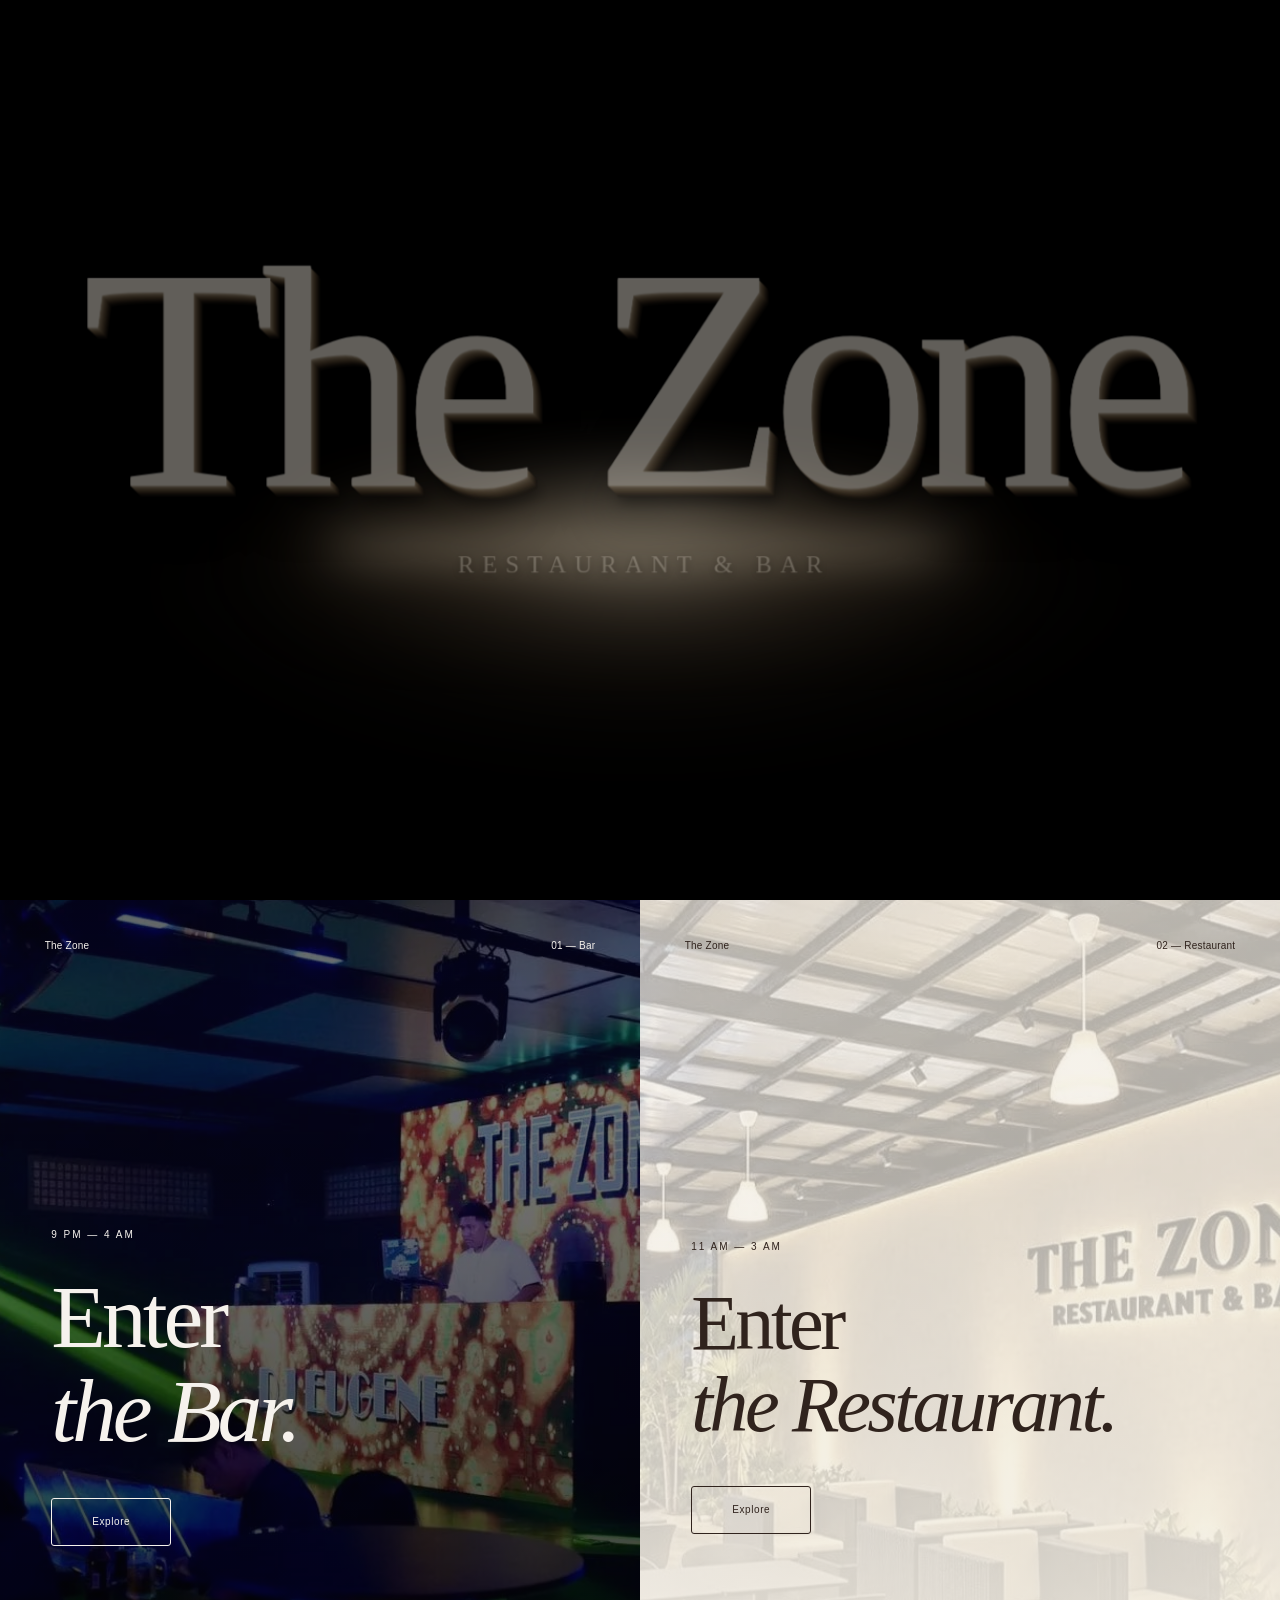
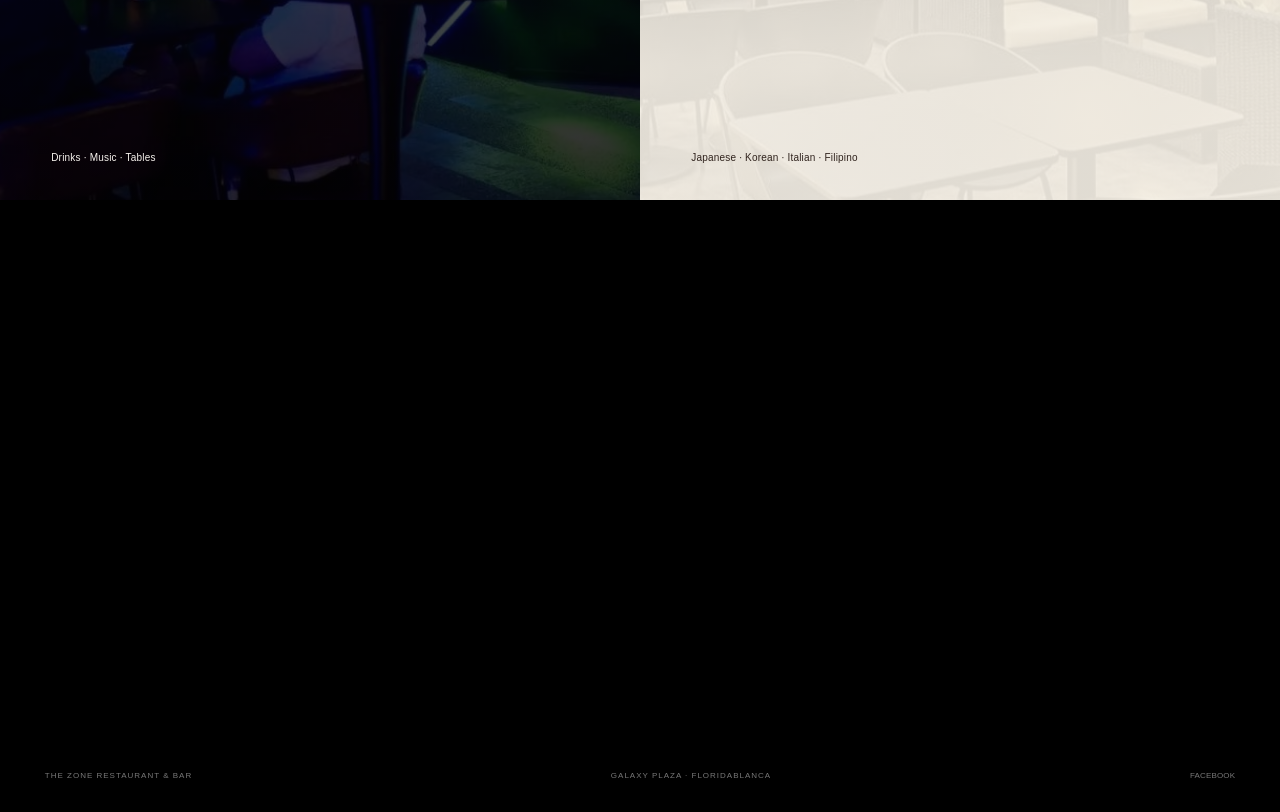
<file: index.html>
<!doctype html><html lang="en"><head><meta charset="UTF-8"><meta name="viewport" content="width=device-width,initial-scale=1"><meta name="theme-color" content="#000"><title>The Zone — Restaurant & Bar</title><meta name="description" content="Two experiences. The Zone Restaurant & Bar, Floridablanca, Pampanga."><link rel="stylesheet" href="style.css"><link rel="stylesheet" href="design.css"><link rel="icon" type="image/svg+xml" href="assets/favicon.svg"><link rel="icon" type="image/png" sizes="32x32" href="assets/favicon-32.png"><link rel="apple-touch-icon" sizes="180x180" href="assets/apple-touch-icon.png"></head><body class="home design-v2"><main><section class="opening" aria-labelledby="opening-title"><div class="opening-sticky"><div class="hero-atmosphere" aria-hidden="true"><div class="hero-light-spill"></div><div class="hero-light-core"></div></div><div class="hero-brand"><div class="title-stage"><h1 id="opening-title">The Zone</h1><span class="title-glint" aria-hidden="true">The Zone</span></div><p class="hero-subtitle">Restaurant &amp; Bar</p></div><a class="scroll-cue" href="#choose"><span>Scroll to explore</span><span class="scroll-line" aria-hidden="true"></span></a></div></section><section id="choose" class="choose-scene" aria-label="Choose your experience"><div class="choose-pinned"><a class="portal bar-portal" href="bar.html" data-portal="bar"><img src="assets/bar-room.webp" alt="Inside The Zone bar" loading="lazy" width="1440" height="960" srcset="assets/bar-room-small.webp 640w, assets/bar-room.webp 1440w" sizes="(max-width: 700px) 100vw, 57vw" decoding="async"><div class="portal-shade"></div><div class="portal-top"><span>The Zone</span><span>01 — Bar</span></div><div class="portal-copy"><span class="eyebrow">9 PM — 4 AM</span><h2>Enter<br><em>the Bar.</em></h2><span class="entry-orbit">Explore</span></div><span class="portal-bottom">Drinks · Music · Tables</span></a><a class="portal restaurant-portal" href="restaurant.html" data-portal="restaurant"><img src="assets/dining-room.webp" alt="The Zone dining room" loading="lazy" width="1242" height="937" srcset="assets/dining-room-small.webp 640w, assets/dining-room.webp 1242w" sizes="(max-width: 700px) 100vw, 57vw" decoding="async"><div class="portal-shade"></div><div class="portal-top"><span>The Zone</span><span>02 — Restaurant</span></div><div class="portal-copy"><span class="eyebrow">11 AM — 3 AM</span><h2>Enter<br><em>the Restaurant.</em></h2><span class="entry-orbit">Explore</span></div><span class="portal-bottom">Japanese · Korean · Italian · Filipino</span></a><div class="split-rule" aria-hidden="true"></div></div></section></main><footer class="home-footer"><span>The Zone Restaurant & Bar</span><span>Galaxy Plaza · Floridablanca</span><a href="https://www.facebook.com/profile.php?id=61564591966849" target="_blank" rel="noopener">Facebook </a></footer><script src="entry.js" defer></script><script src="motion.js" defer></script></body></html>
</file>
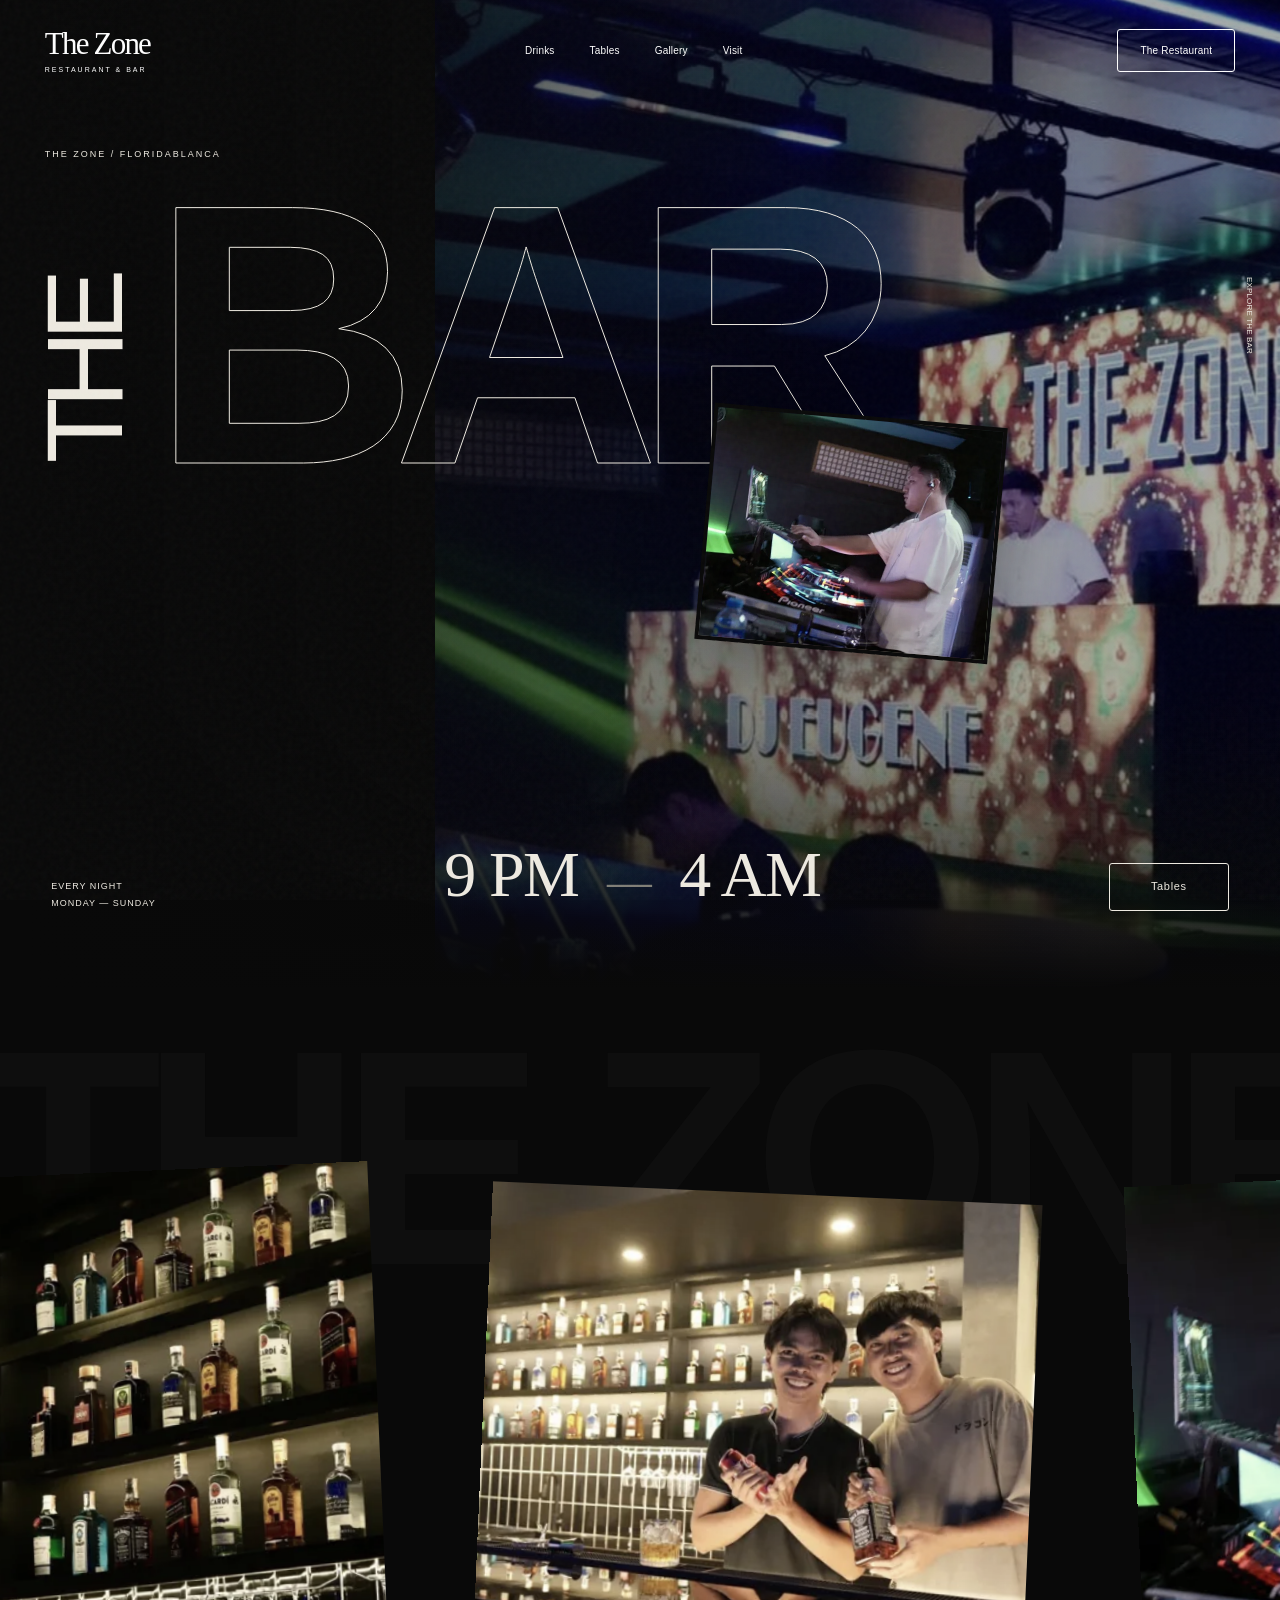
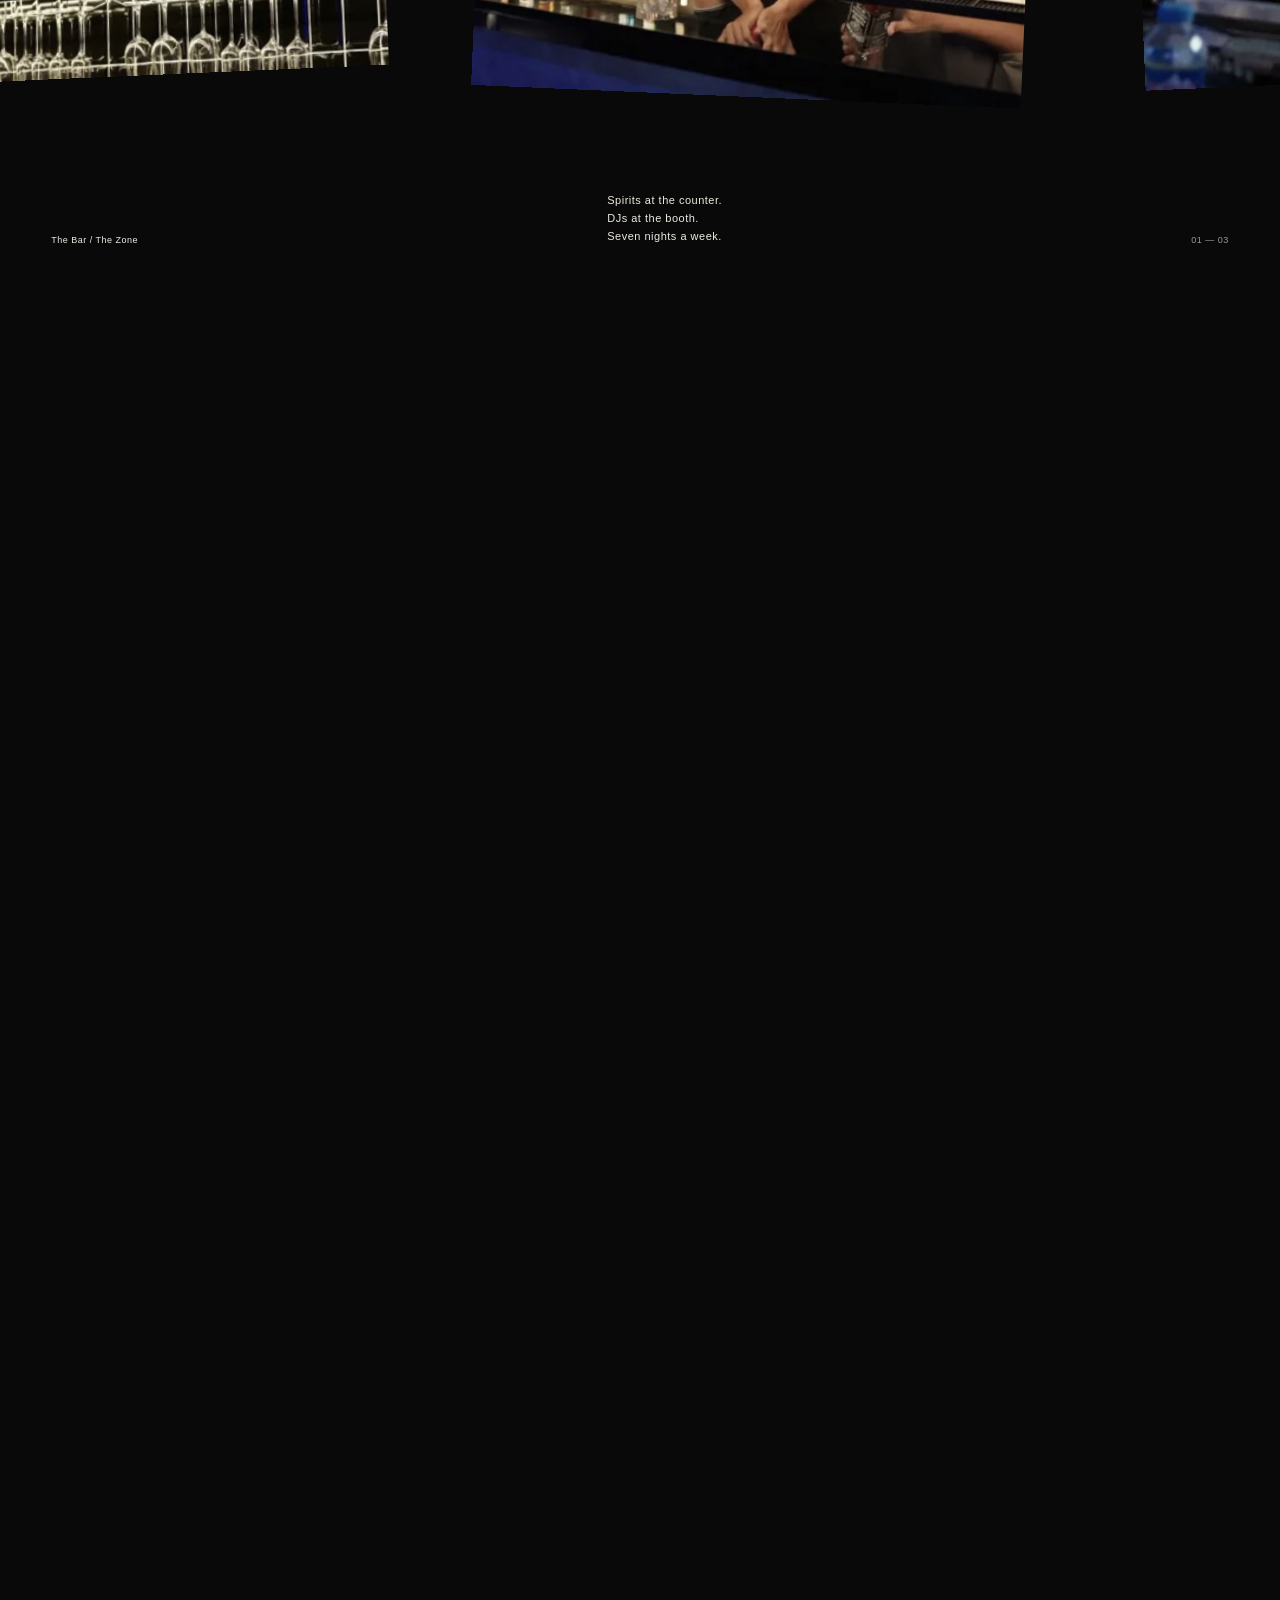
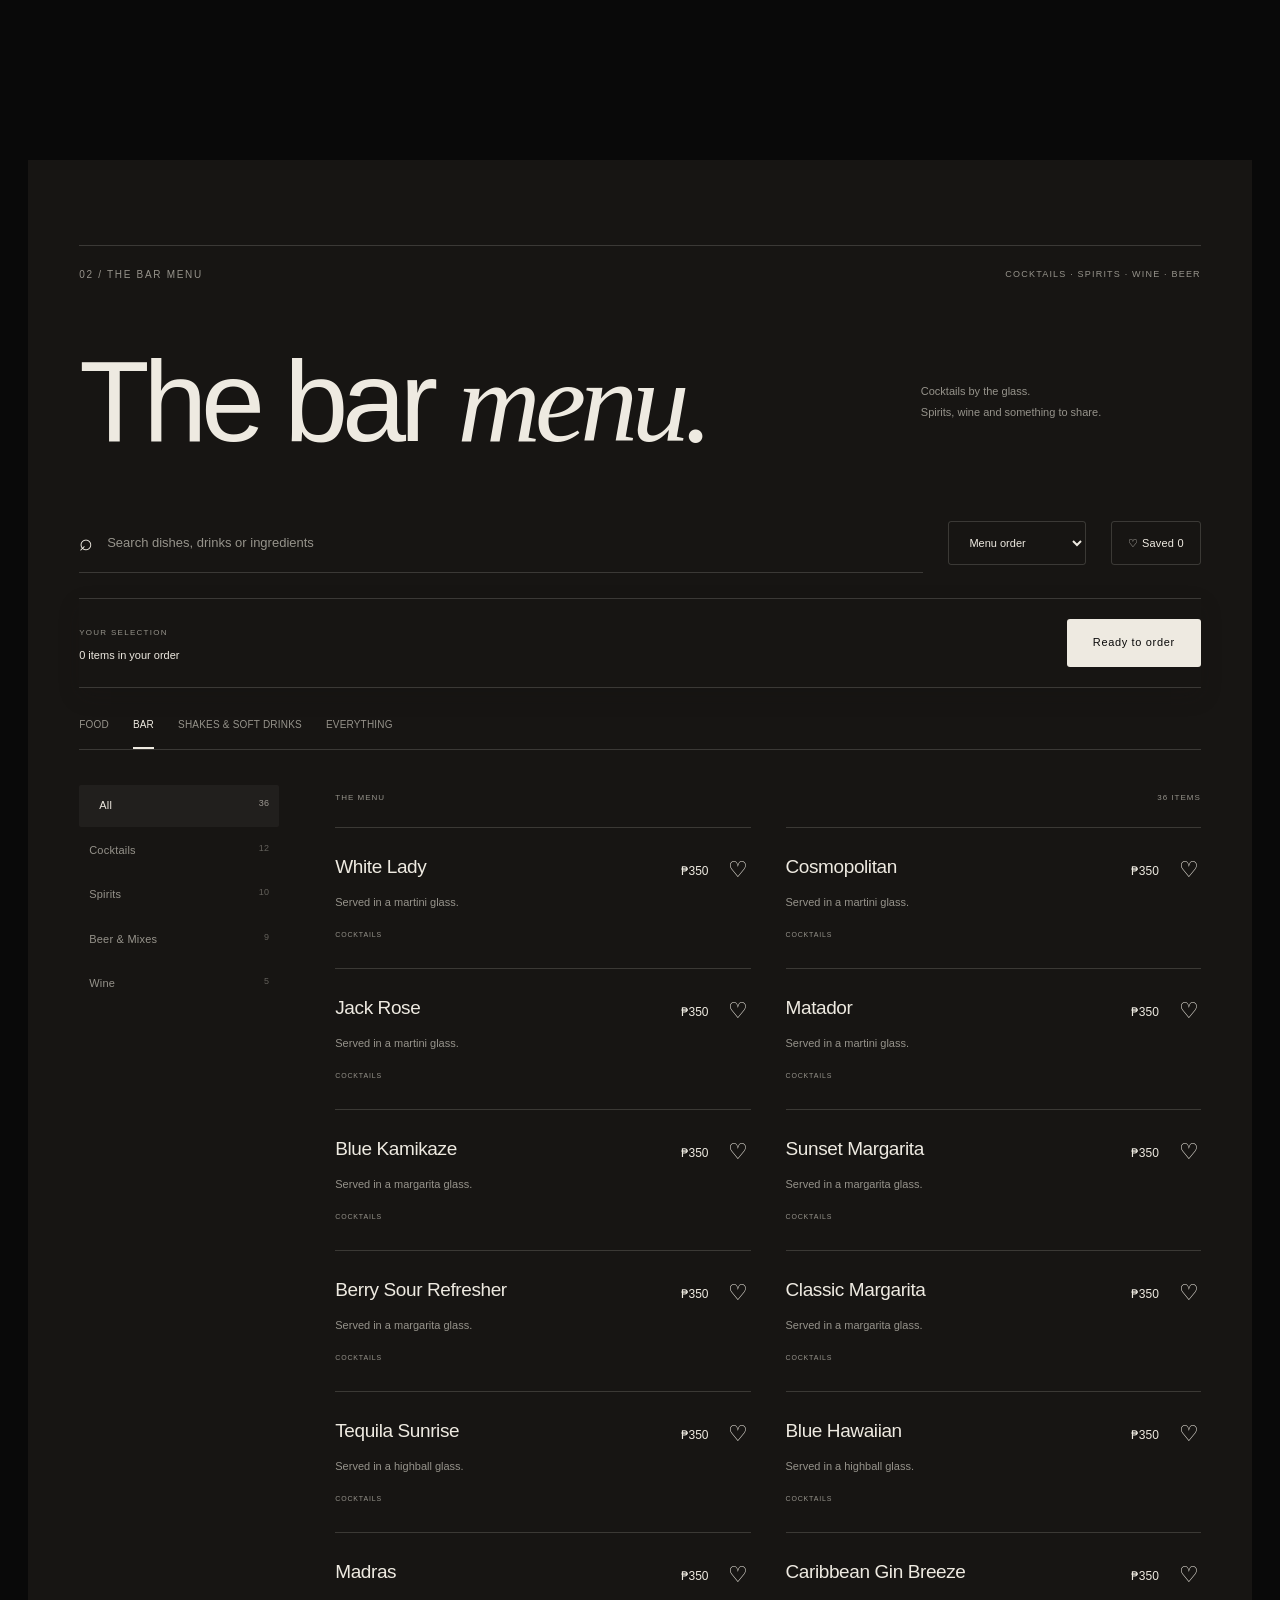
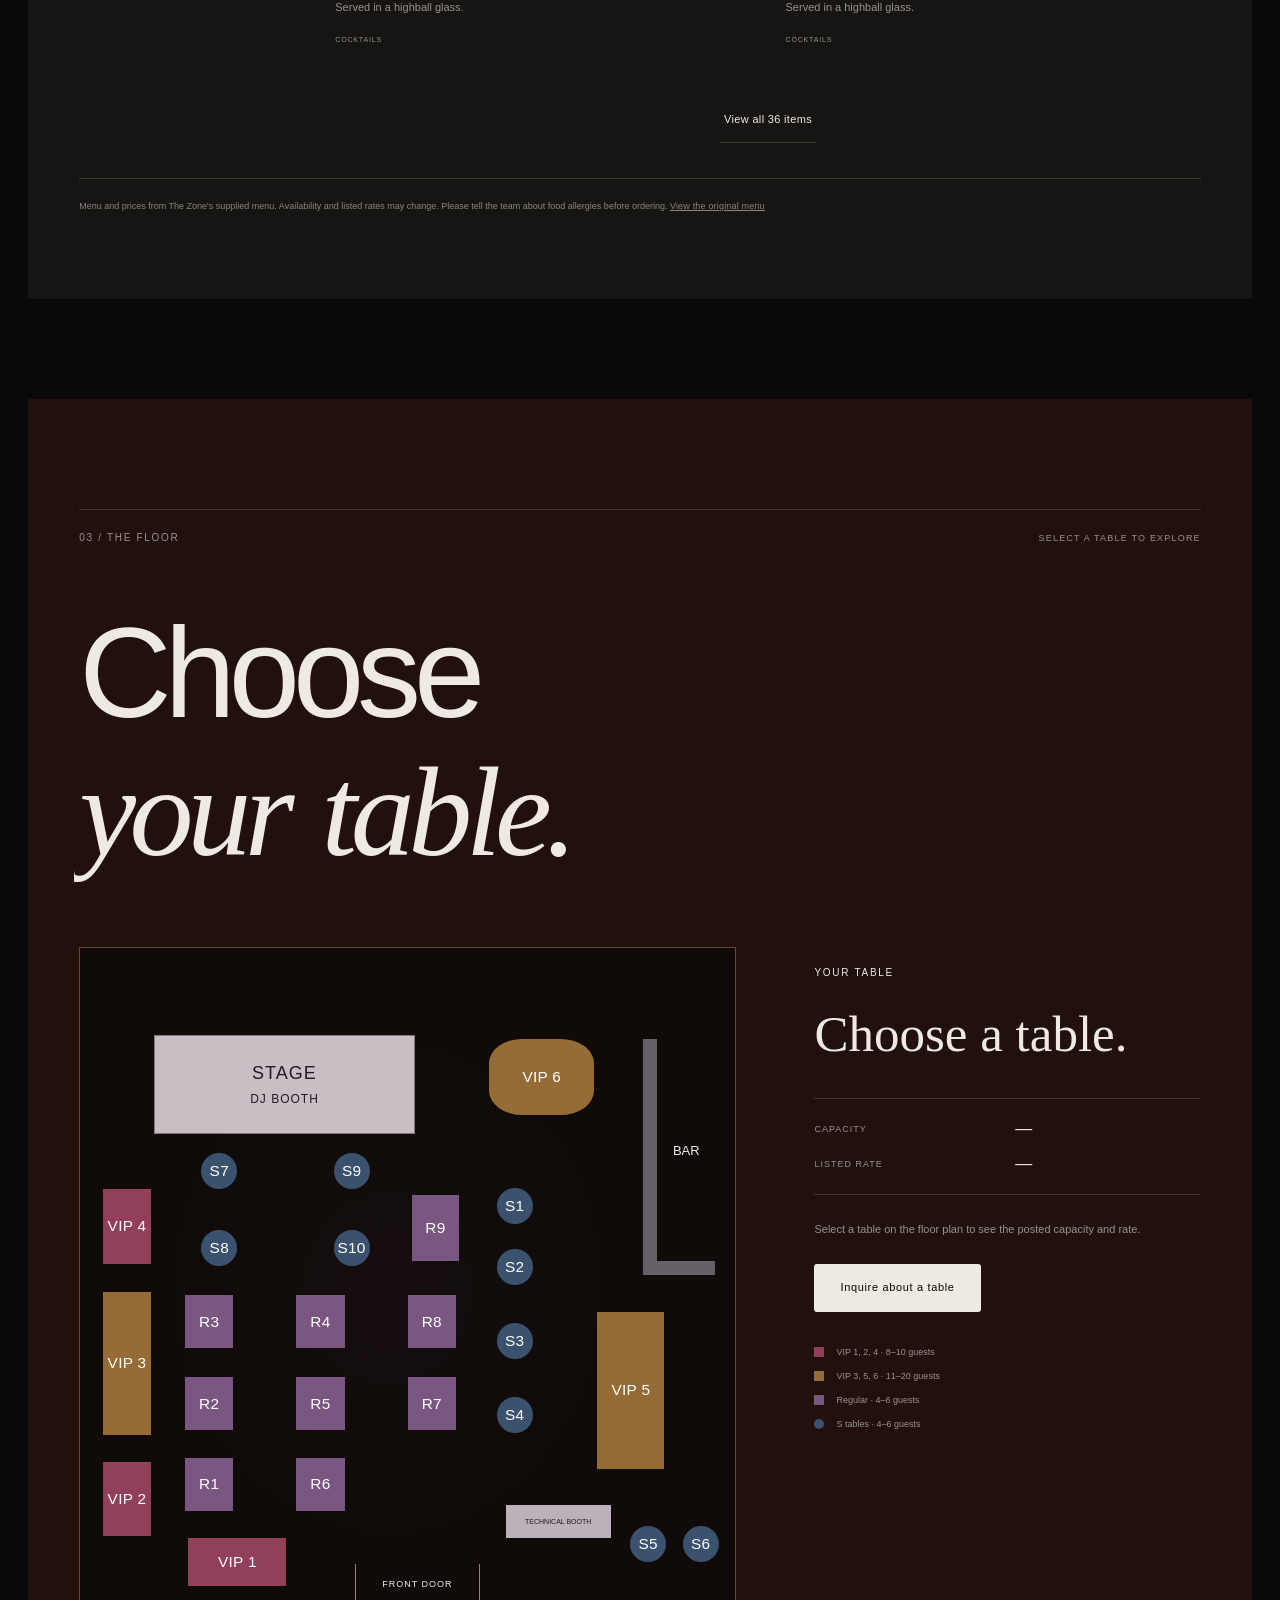
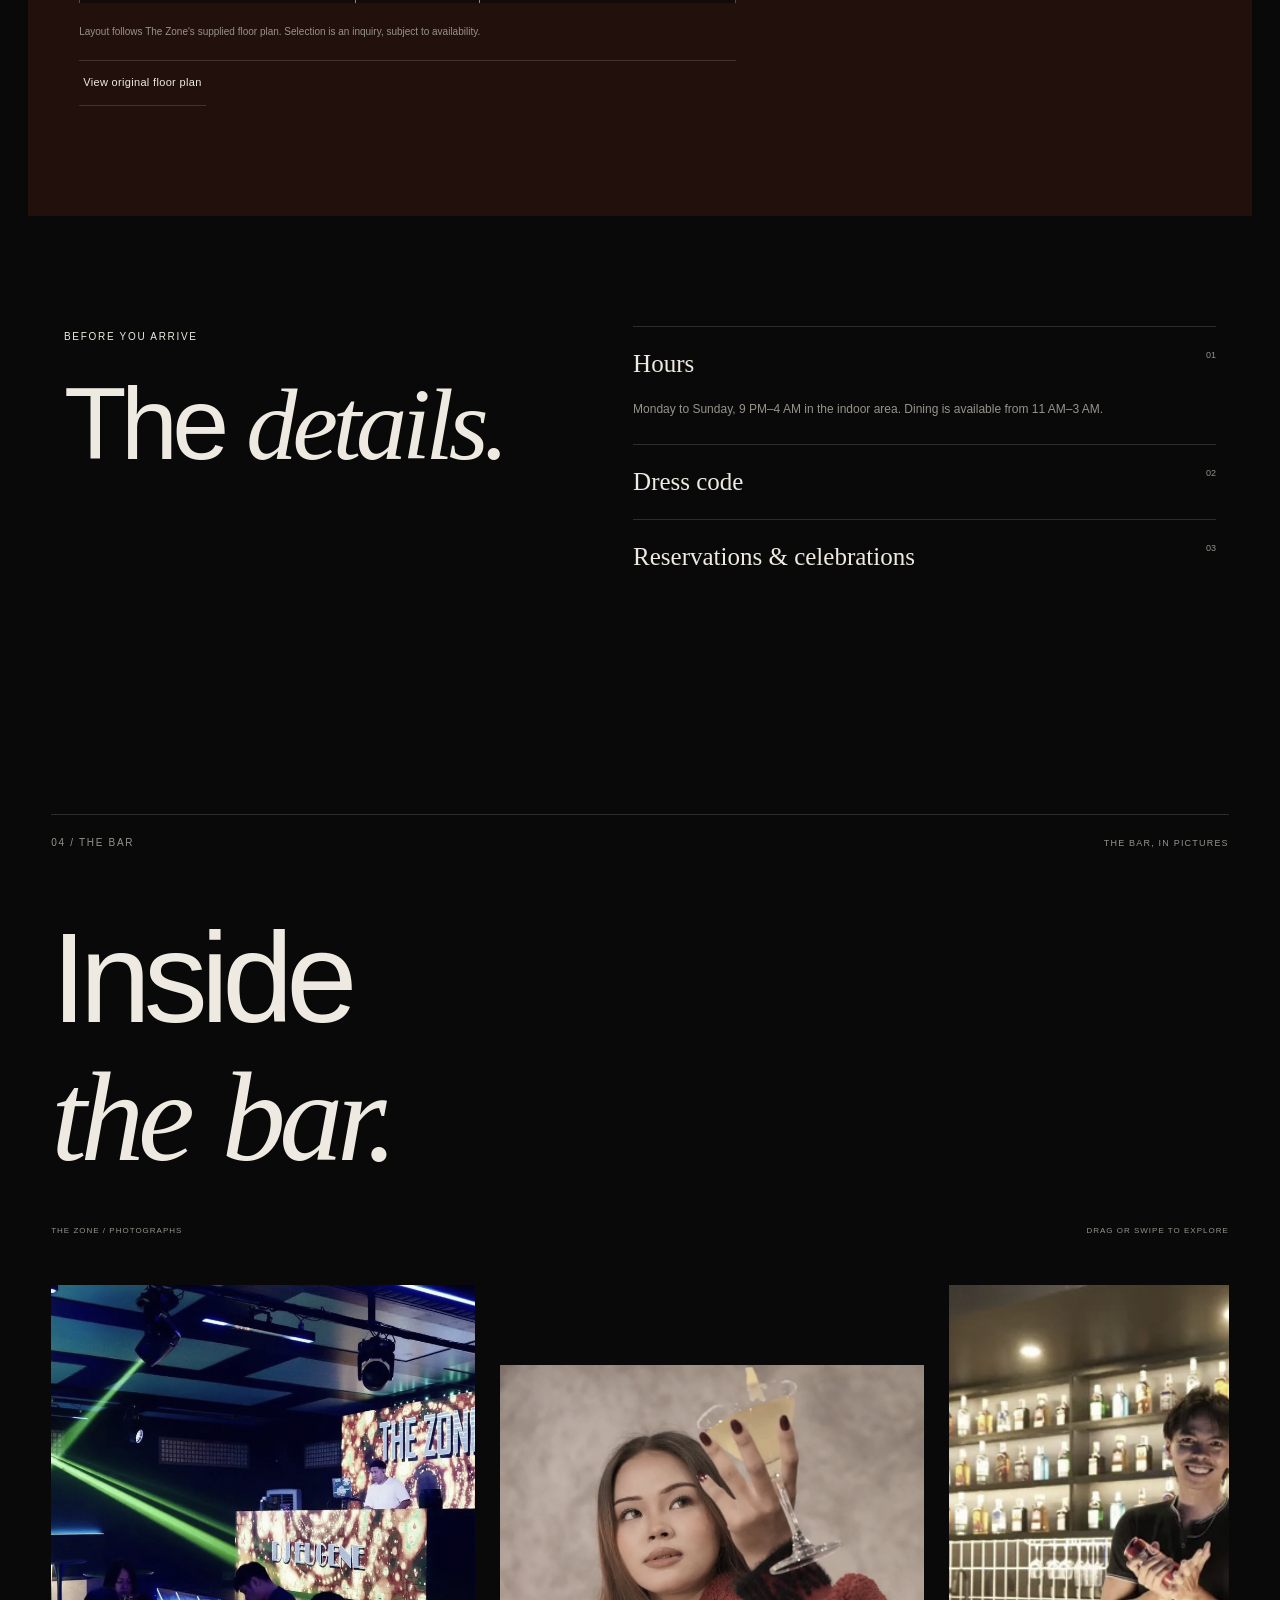
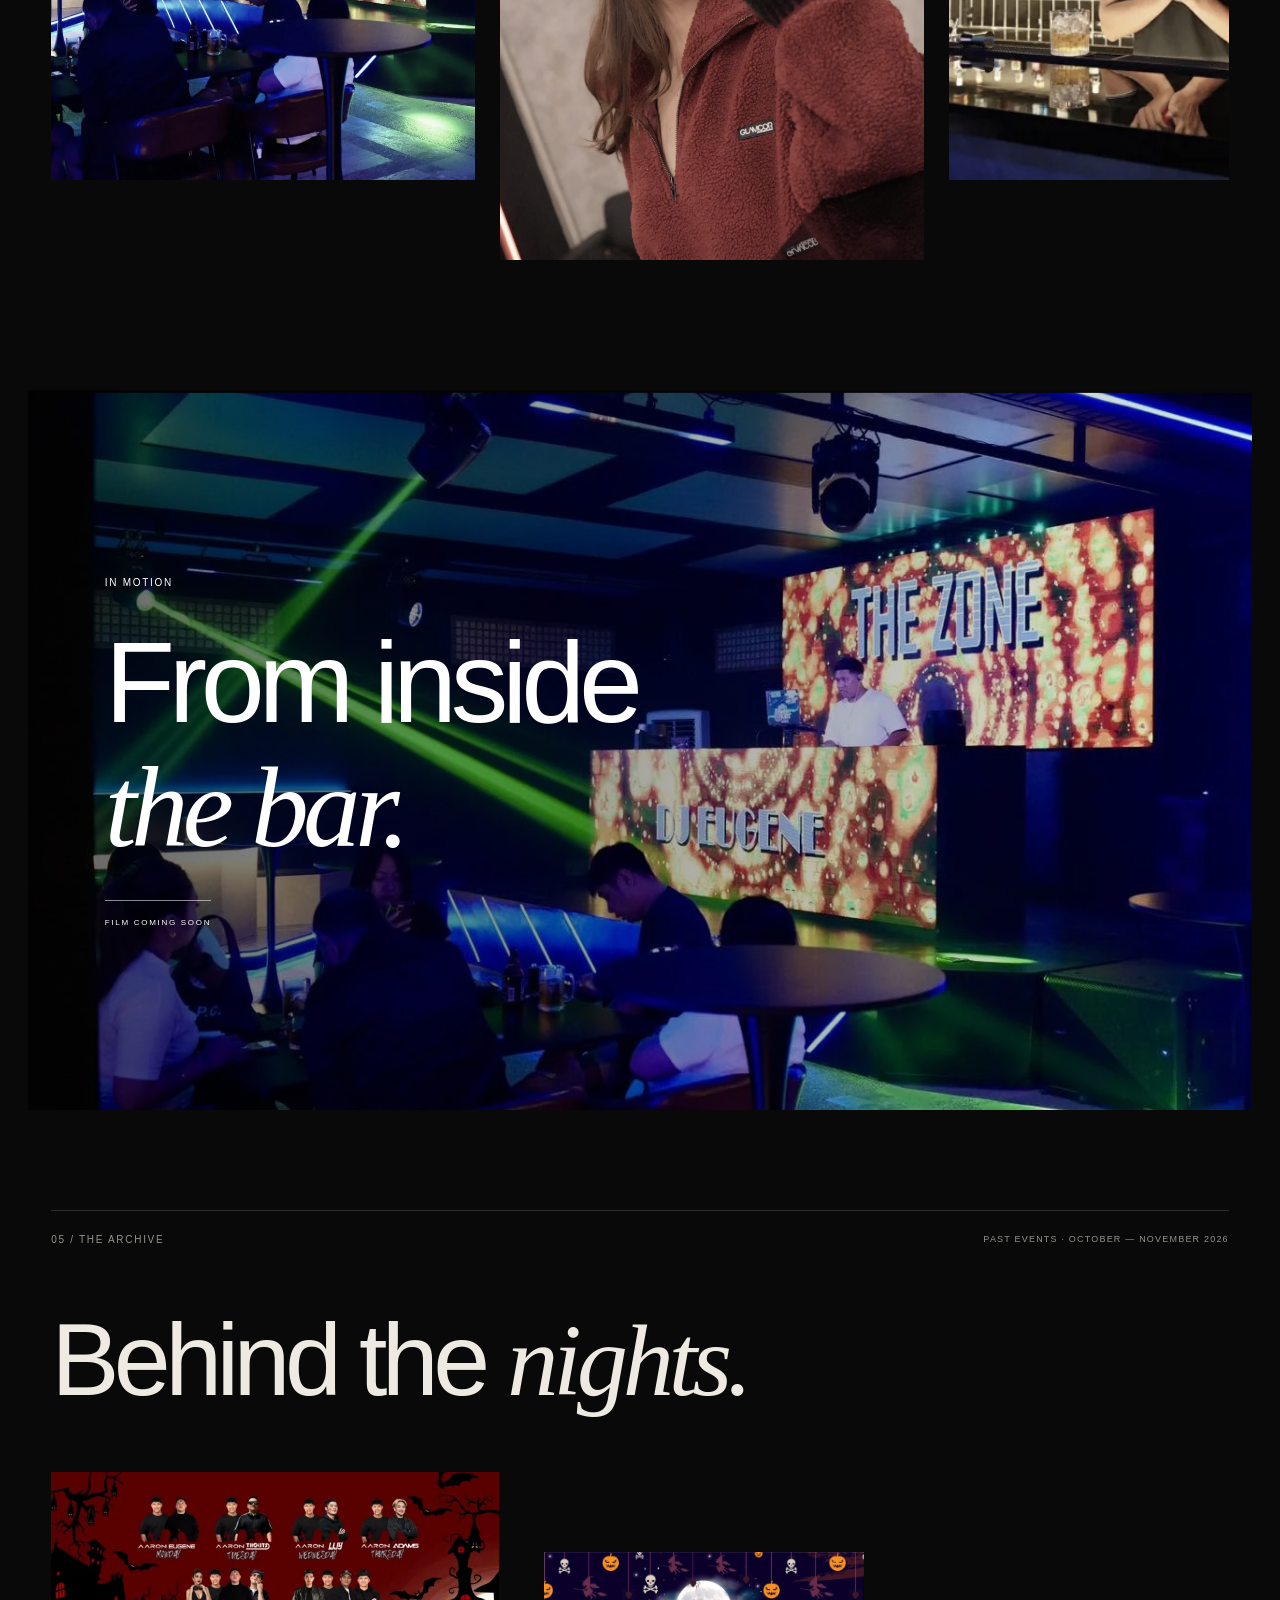
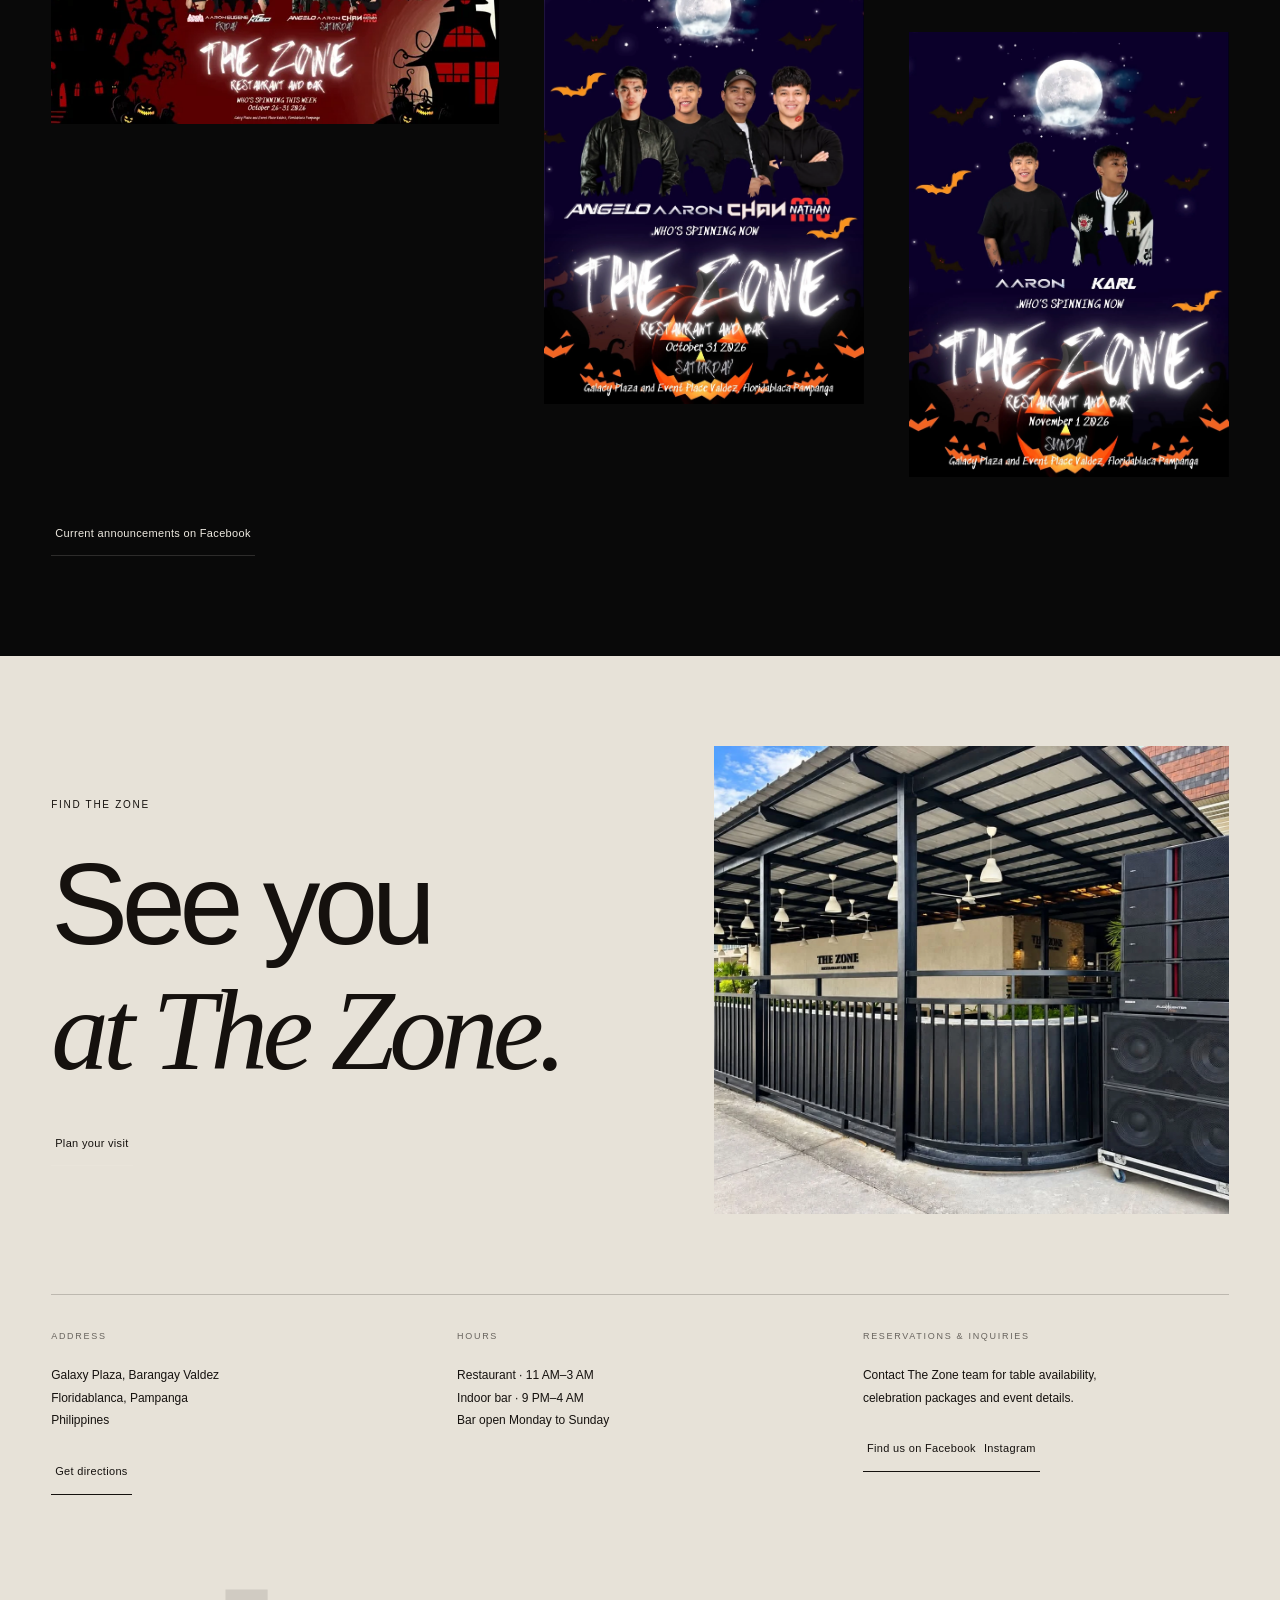
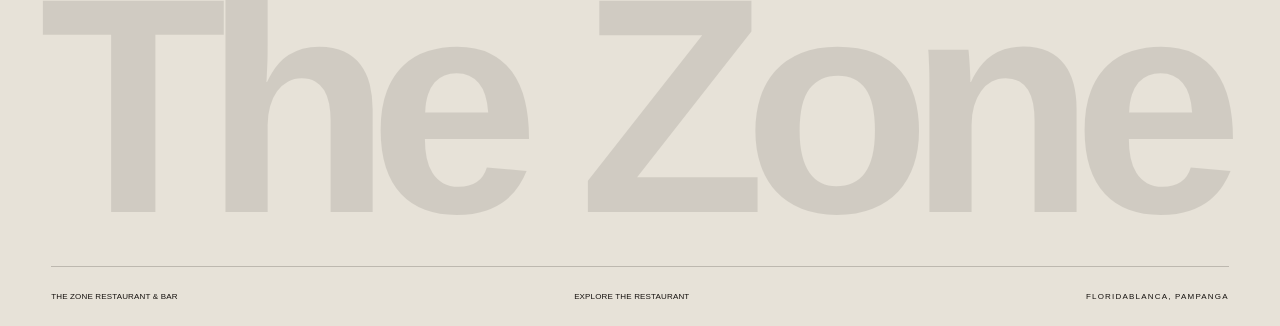
<file: bar.html>
<!doctype html><html lang="en"><head><meta charset="UTF-8"><meta name="viewport" content="width=device-width,initial-scale=1"><meta name="theme-color" content="#100d11"><title>The Bar — The Zone</title><meta name="description" content="The Zone bar. Cocktails, DJs and table inquiries at Galaxy Plaza, Floridablanca, Pampanga."><link rel="stylesheet" href="style.css"><link rel="stylesheet" href="design.css"><link rel="icon" type="image/svg+xml" href="assets/favicon.svg"><link rel="icon" type="image/png" sizes="32x32" href="assets/favicon-32.png"><link rel="apple-touch-icon" sizes="180x180" href="assets/apple-touch-icon.png"></head><body class="bar experience design-v2"><a class="skip" href="#main">Skip to content</a><header class="site-nav"><a class="wordmark" href="index.html">The Zone<span>RESTAURANT & BAR</span></a><nav aria-label="Main navigation"><a href="#drinks">Drinks</a><a href="#floor">Tables</a><a href="#gallery">Gallery</a><a href="#visit">Visit</a></nav><a class="switch-link" data-portal="restaurant" href="restaurant.html">The Restaurant </a></header><main id="main"><section class="night-cover"><div class="night-bg"><img src="assets/bar-room.webp" alt="The Zone bar during a DJ set" fetchpriority="high" width="1440" height="960" srcset="assets/bar-room-small.webp 640w, assets/bar-room.webp 1440w" sizes="100vw" decoding="async"></div><div class="night-shade"></div><div class="night-type"><span class="eyebrow">THE ZONE / FLORIDABLANCA</span><h1><span>THE</span><strong>BAR</strong><span class="night-dot">.</span></h1></div><figure class="night-inset"><img src="assets/dj.webp" alt="At the DJ booth at The Zone" width="1440" height="960" srcset="assets/dj-small.webp 640w, assets/dj.webp 1440w" sizes="(max-width: 700px) 38vw, 23vw" decoding="async"></figure><div class="night-meta"><p>EVERY NIGHT<br>MONDAY — SUNDAY</p><span class="night-time">9 PM <i>—</i> 4 AM</span><a href="#floor" class="circle-link">Tables </a></div><a class="night-side" href="#bar-experience">EXPLORE THE BAR </a></section><section id="bar-experience" class="night-sequence scroll-story" aria-label="Explore the bar"><div class="night-sequence-sticky"><div class="sequence-word" aria-hidden="true">THE ZONE</div><div class="sequence-frames"><figure class="sequence-frame"><img src="assets/bottle-wall.webp" alt="Spirits behind The Zone bar" loading="lazy" width="1440" height="960" srcset="assets/bottle-wall-small.webp 640w, assets/bottle-wall.webp 1440w" sizes="(max-width: 700px) 76vw, 43vw" decoding="async"></figure><figure class="sequence-frame"><img src="assets/bartenders.webp" alt="The Zone bartenders" loading="lazy" width="1440" height="960" srcset="assets/bartenders-small.webp 640w, assets/bartenders.webp 1440w" sizes="(max-width: 700px) 76vw, 43vw" decoding="async"></figure><figure class="sequence-frame"><img src="assets/dj.webp" alt="DJ performing at The Zone" loading="lazy" width="1440" height="960" srcset="assets/dj-small.webp 640w, assets/dj.webp 1440w" sizes="(max-width: 700px) 76vw, 43vw" decoding="async"></figure></div><div class="sequence-bottom"><span>The Bar / The Zone</span><p>Spirits at the counter.<br>DJs at the booth.<br>Seven nights a week.</p><span class="sequence-count">01 — 03</span></div></div></section><section id="drinks" class="menu-section section-space"><div class="section-top reveal"><span class="eyebrow">02 / THE BAR MENU</span><span>COCKTAILS · SPIRITS · WINE · BEER</span></div><div class="menu-title reveal"><h2>The bar <em>menu.</em></h2><p>Cocktails by the glass.<br>Spirits, wine and something to share.</p></div><div data-menu="bar"></div></section><section id="floor" class="floor-section section-space"><div class="section-top reveal"><span class="eyebrow">03 / THE FLOOR</span><span>SELECT A TABLE TO EXPLORE</span></div><h2 class="reveal">Choose<br><em>your table.</em></h2><div class="floor-layout"><div class="floor-wrap"><div class="floor-map" aria-label="The Zone interactive floor plan"><div class="stage">STAGE <span>DJ BOOTH</span></div><div class="floor-bar">BAR</div><div class="tech-booth">TECHNICAL BOOTH</div><div class="front-door">FRONT DOOR</div><div data-tables></div></div><p class="floor-note">Layout follows The Zone's supplied floor plan. Selection is an inquiry, subject to availability.</p><button class="text-link" data-image="floorplan" data-caption="The Zone — original floor plan and posted rates">View original floor plan </button></div><aside class="table-detail" aria-live="polite"><span class="eyebrow">YOUR TABLE</span><h3 id="table-name">Choose a table.</h3><div class="table-data"><span>CAPACITY</span><strong id="table-capacity">—</strong><span>LISTED RATE</span><strong id="table-rate">—</strong></div><p id="table-description">Select a table on the floor plan to see the posted capacity and rate.</p><button class="solid-button" id="table-inquire" data-book="Bar table">Inquire about a table </button><div class="floor-legend"><span><i class="vip-small"></i>VIP 1, 2, 4 · 8–10 guests</span><span><i class="vip-large"></i>VIP 3, 5, 6 · 11–20 guests</span><span><i class="regular"></i>Regular · 4–6 guests</span><span><i class="standing"></i>S tables · 4–6 guests</span></div></aside></div></section><section class="bar-practical section-space"><div class="reveal"><span class="eyebrow">BEFORE YOU ARRIVE</span><h2>The <em>details.</em></h2></div><div class="practical-rows"><details open><summary>Hours<span>01</span></summary><p>Monday to Sunday, 9 PM–4 AM in the indoor area. Dining is available from 11 AM–3 AM.</p></details><details><summary>Dress code<span>02</span></summary><p>Shoes are welcome; sandals are permitted for women. Shirts, polos and hoodies are permitted, along with sleeveless tops for women. No flip-flops, slippers or slides. No sandos, tank tops or jerseys for men.</p><button class="text-link" data-image="dress-code" data-caption="The Zone — posted dress code">View posted dress code</button></details><details><summary>Reservations & celebrations<span>03</span></summary><p>Table requests and private event packages are handled by The Zone team. Celebration food packages start at 50 guests, with exclusive venue use. Events of 100 guests or more include a DJ.</p><button class="text-link" data-book="Celebration">Ask about a celebration </button></details></div></section><section id="gallery" class="gallery-section section-space"><div class="section-top reveal"><span class="eyebrow">04 / THE BAR</span><span>THE BAR, IN PICTURES</span></div><h2 class="reveal">Inside<br><em>the bar.</em></h2><div class="photo-collage" data-gallery="bar"></div></section><section class="film-space bar-film"><img src="assets/bar-room.webp" alt="The Zone's DJ booth and bar area" loading="lazy" width="1440" height="960" srcset="assets/bar-room-small.webp 640w, assets/bar-room.webp 1440w" sizes="100vw" decoding="async"><div><span class="eyebrow">IN MOTION</span><h2>From inside<br><em>the bar.</em></h2><span class="film-status">FILM COMING SOON</span></div></section><section class="archive-section section-space"><div class="section-top"><span class="eyebrow">05 / THE ARCHIVE</span><span>PAST EVENTS · OCTOBER — NOVEMBER 2026</span></div><h2>Behind the <em>nights.</em></h2><div class="archive-grid"><button data-image="weekly-archive" data-caption="Past DJ lineup — October 26–31, 2026"><img src="assets/weekly-archive.webp" alt="The Zone DJ lineup poster, October 26–31, 2026" loading="lazy" width="1920" height="1080" srcset="assets/weekly-archive-small.webp 640w, assets/weekly-archive.webp 1920w" sizes="(max-width: 700px) 92vw, 36vw" decoding="async"></button><button data-image="october-31" data-caption="Past event — October 31, 2026"><img src="assets/october-31.webp" alt="The Zone Halloween DJ poster for October 31, 2026" loading="lazy" width="1414" height="2000" srcset="assets/october-31-small.webp 452w, assets/october-31.webp 1414w" sizes="(max-width: 700px) 92vw, 36vw" decoding="async"></button><button data-image="november-1" data-caption="Past event — November 1, 2026"><img src="assets/november-1.webp" alt="The Zone DJ poster for November 1, 2026" loading="lazy" width="1414" height="1967" srcset="assets/november-1-small.webp 460w, assets/november-1.webp 1414w" sizes="(max-width: 700px) 92vw, 36vw" decoding="async"></button></div><a class="text-link" href="https://www.facebook.com/profile.php?id=61564591966849" target="_blank" rel="noopener">Current announcements on Facebook </a></section><div data-visit></div></main><div data-dialogs></div><script src="menu-data.js" defer></script><script src="entry.js" defer></script><script src="app.js" defer></script><script src="motion.js" defer></script></body></html>
</file>
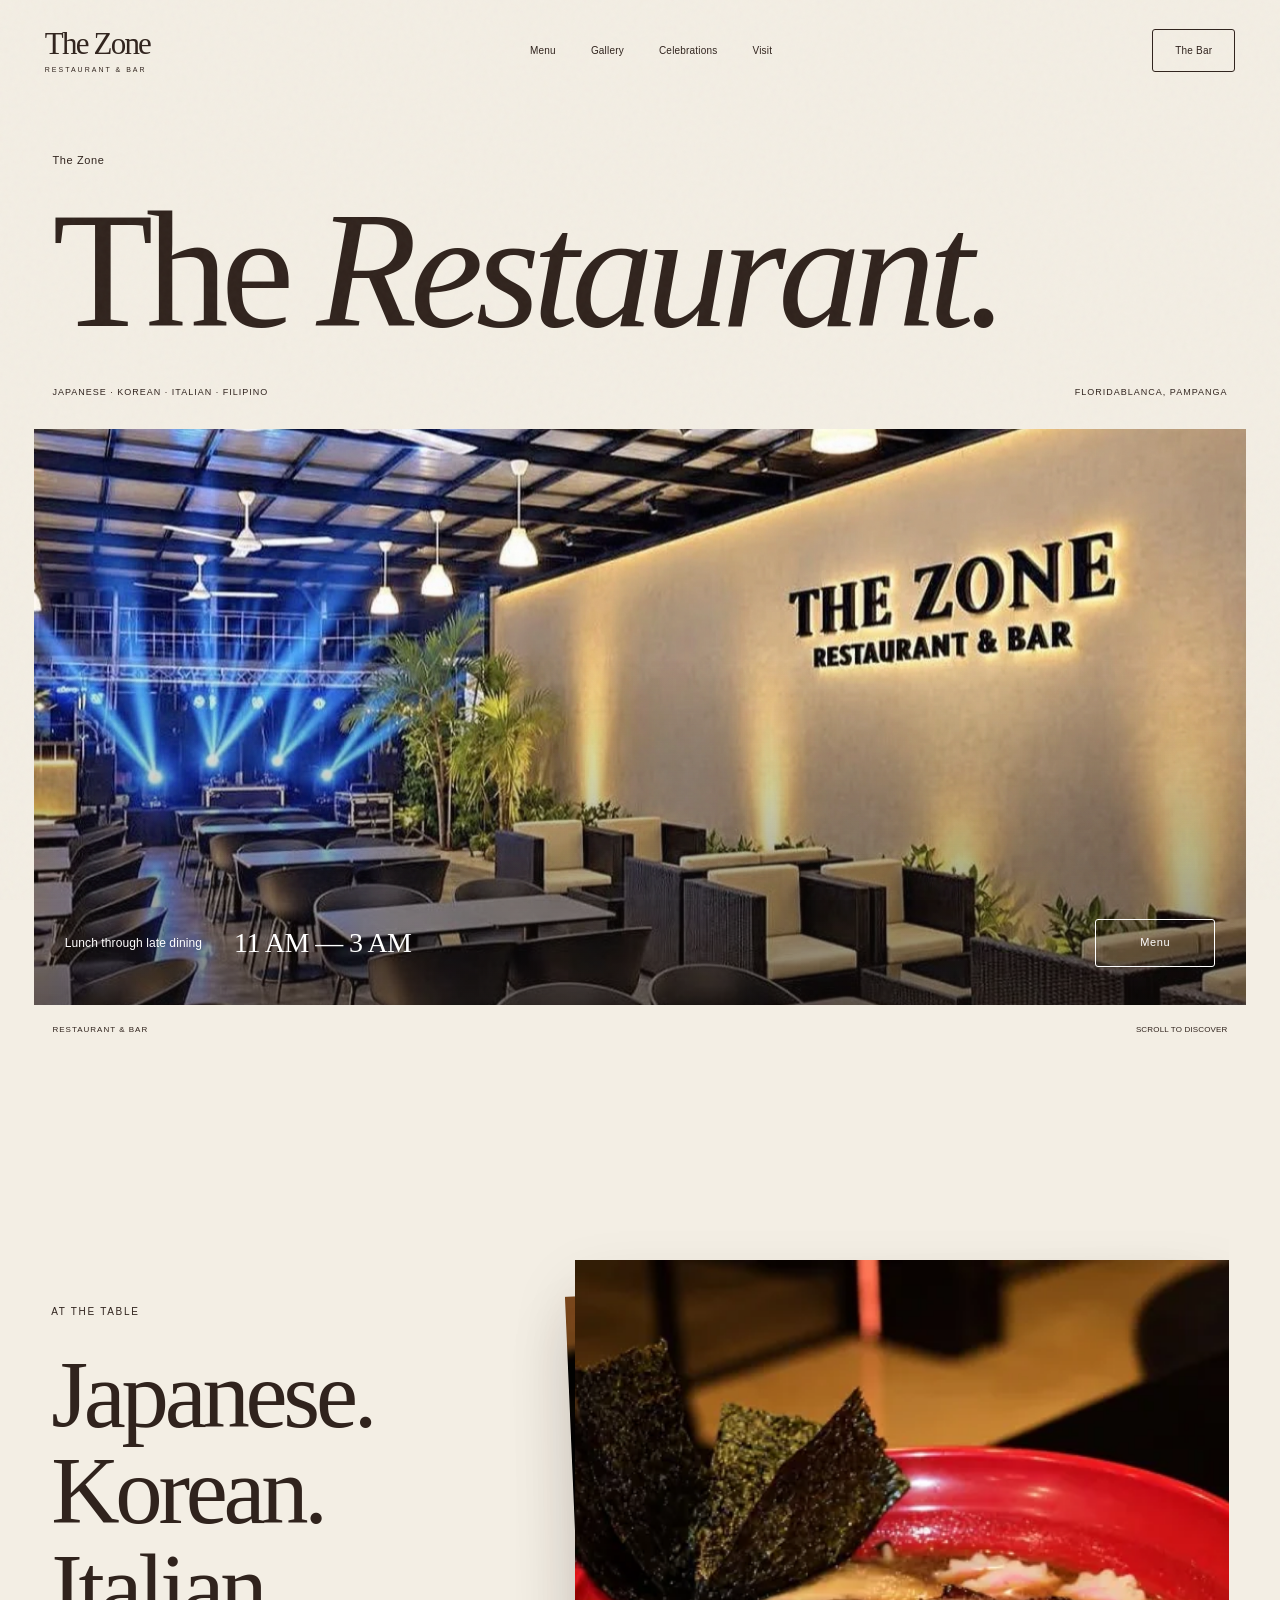
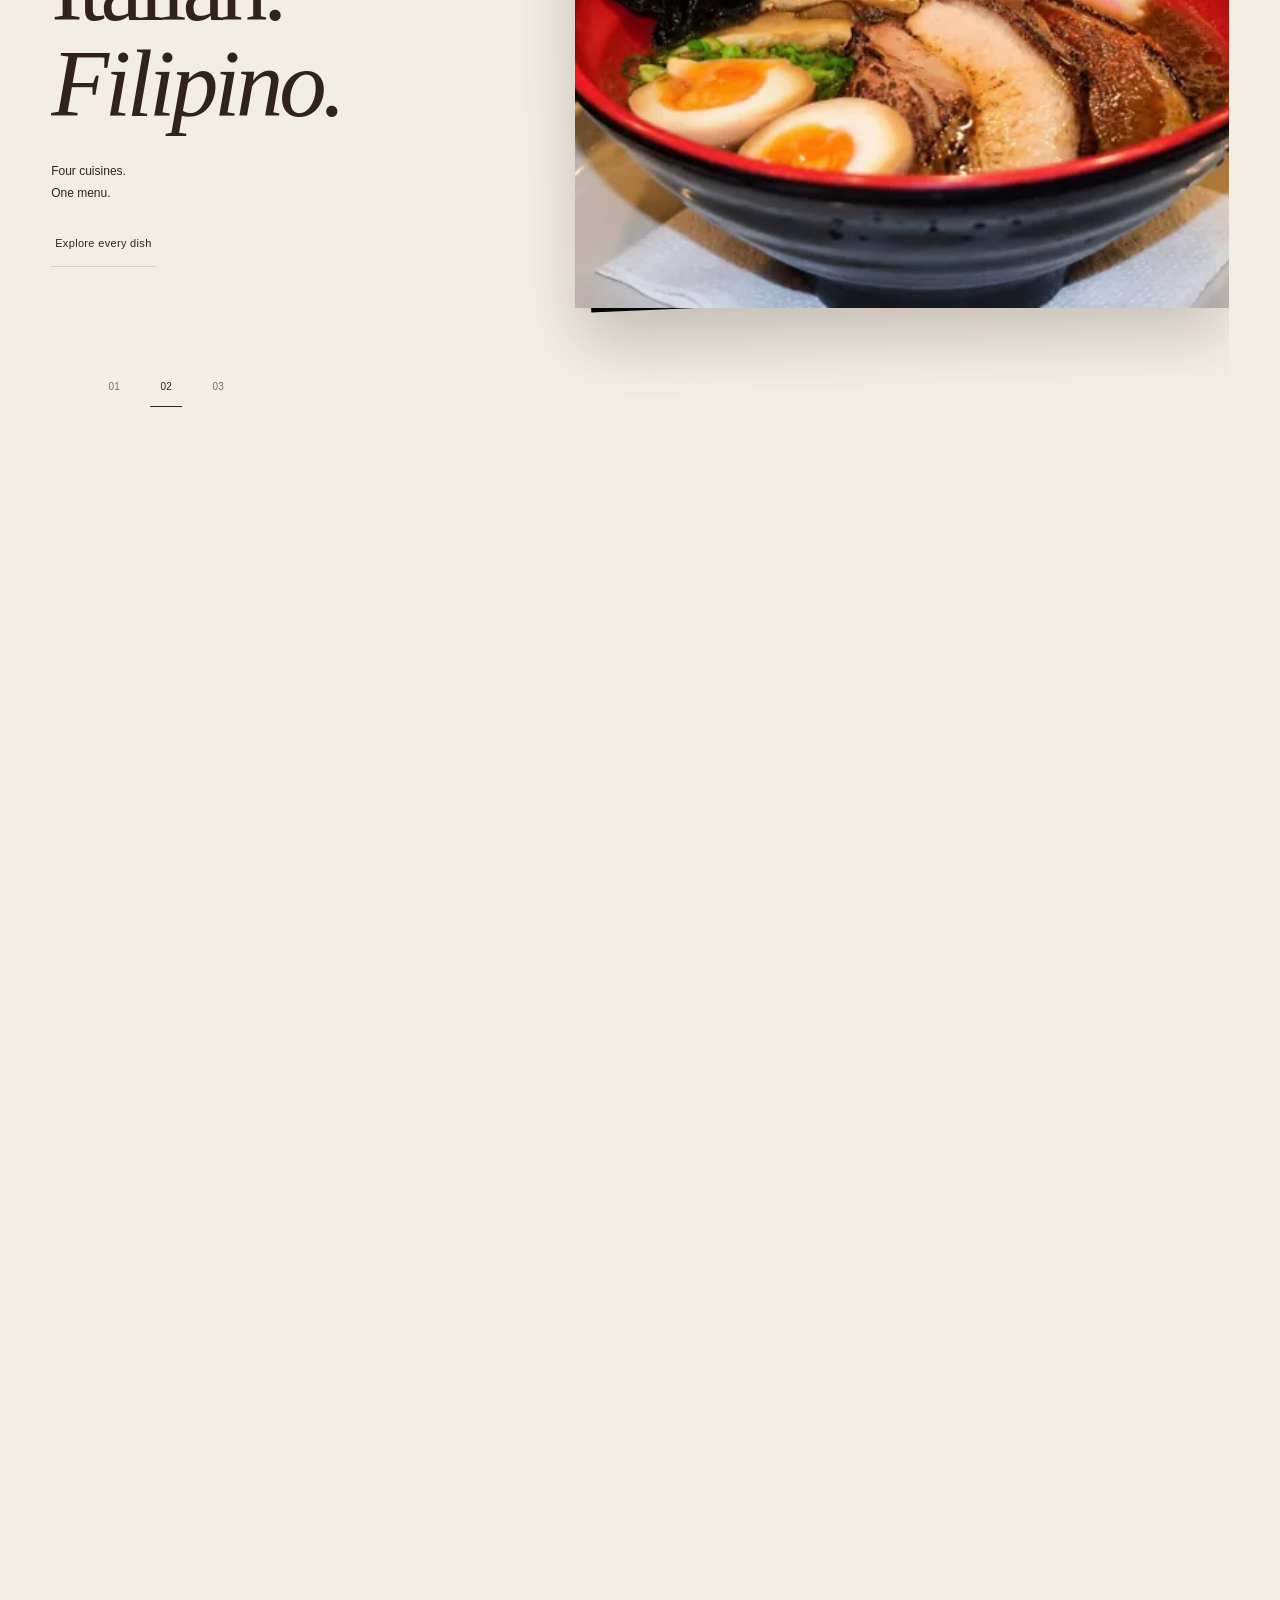
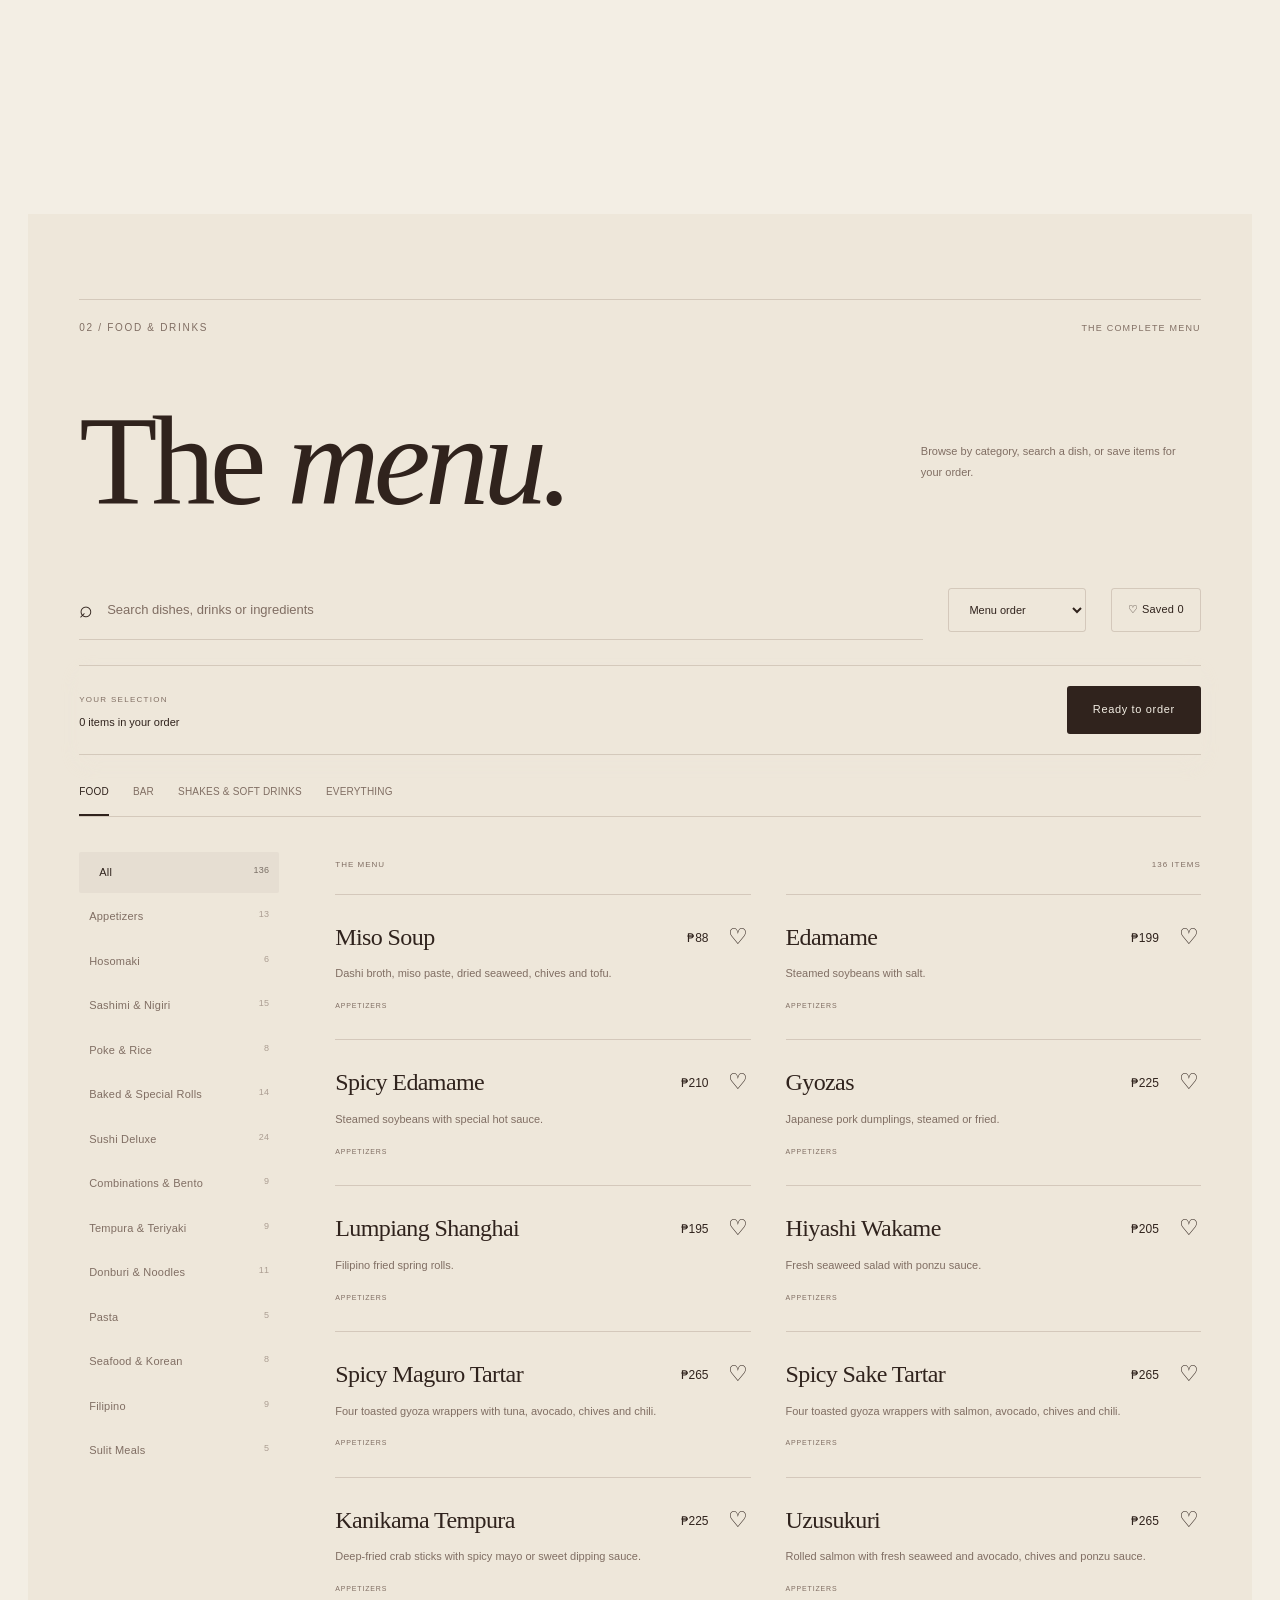
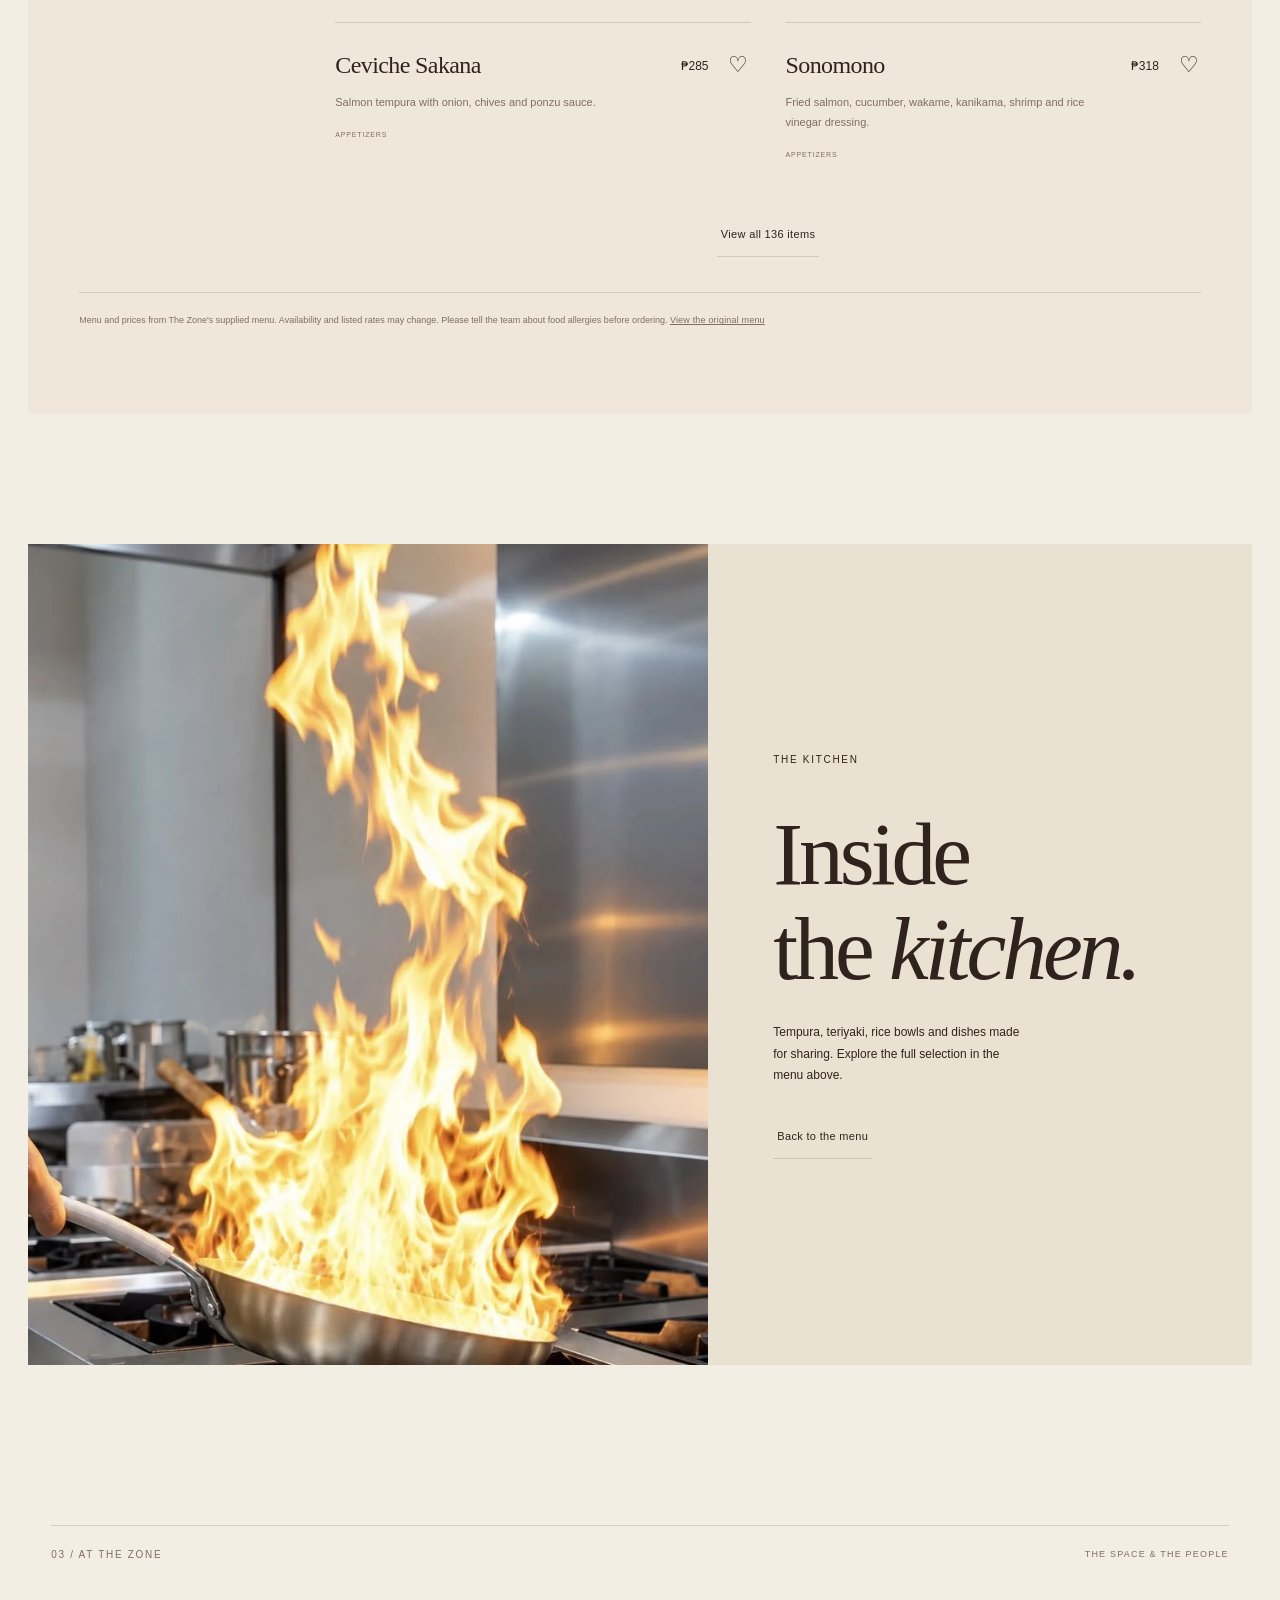
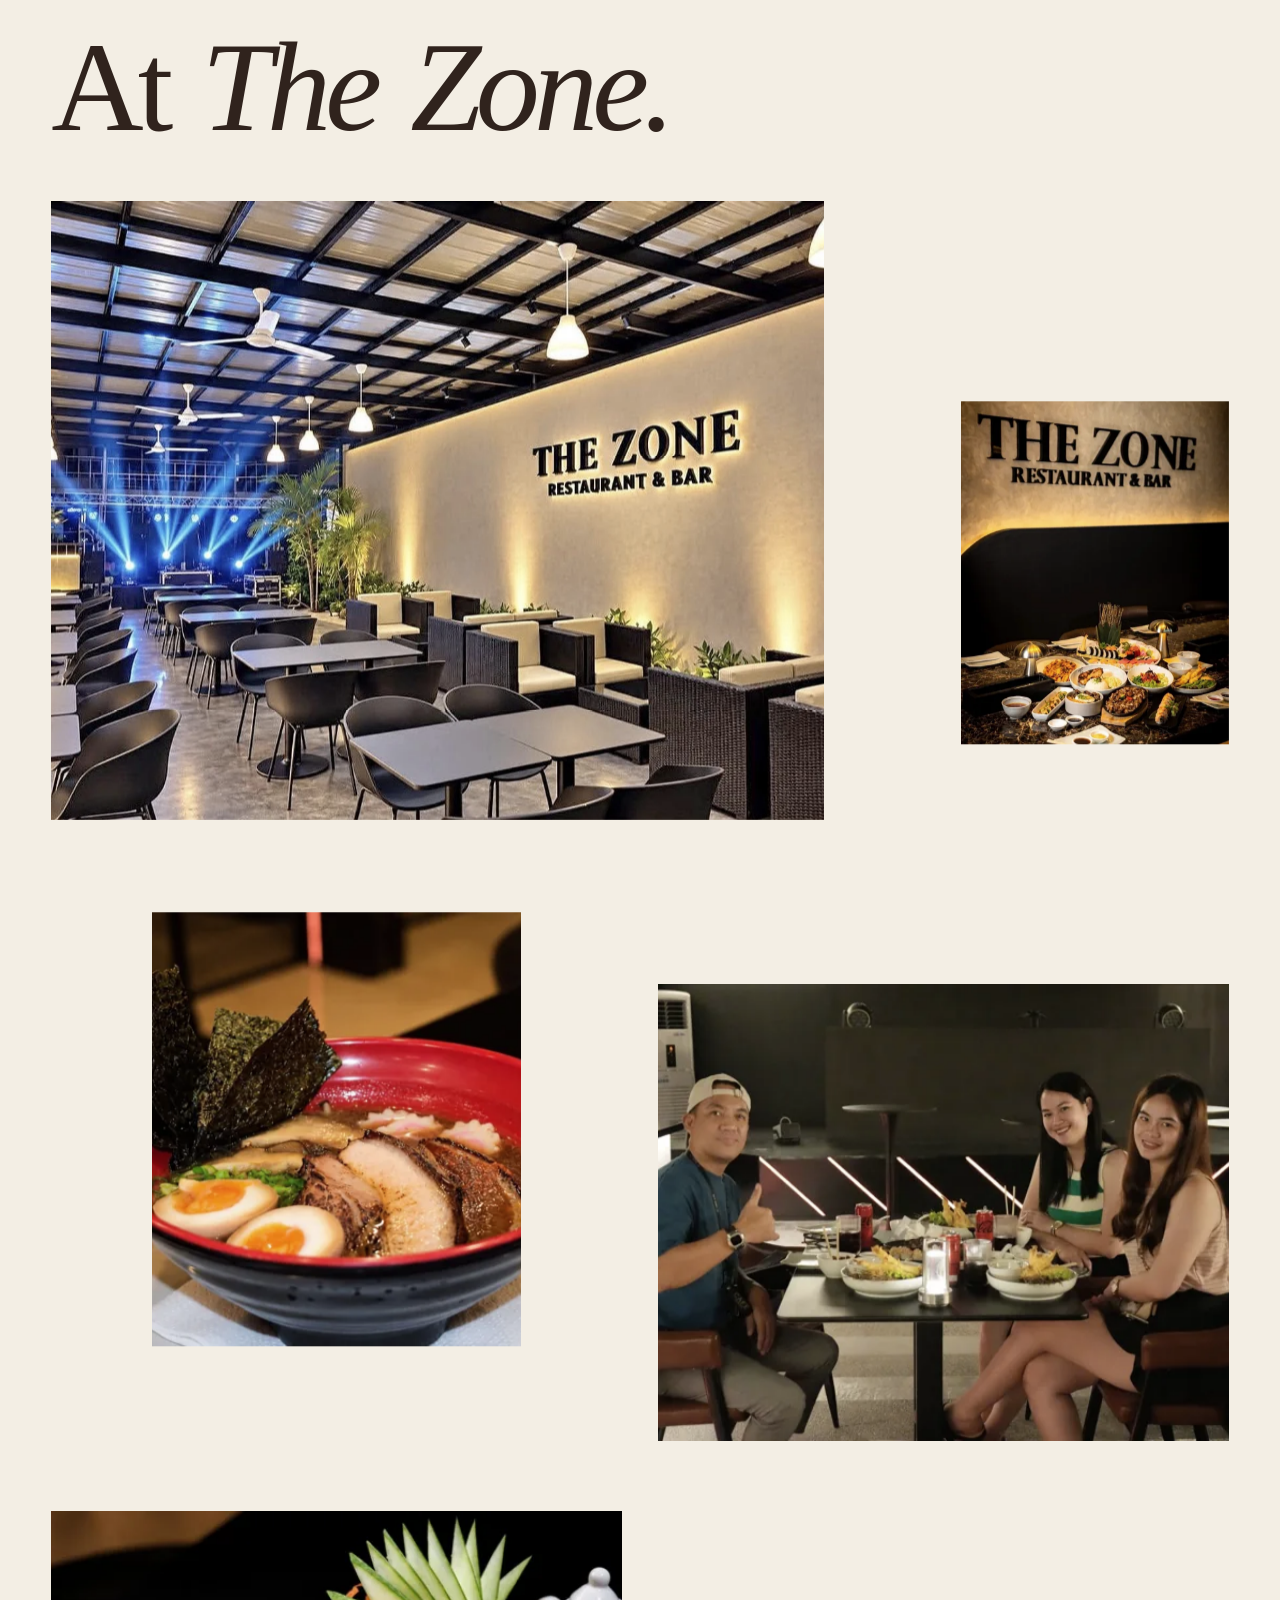
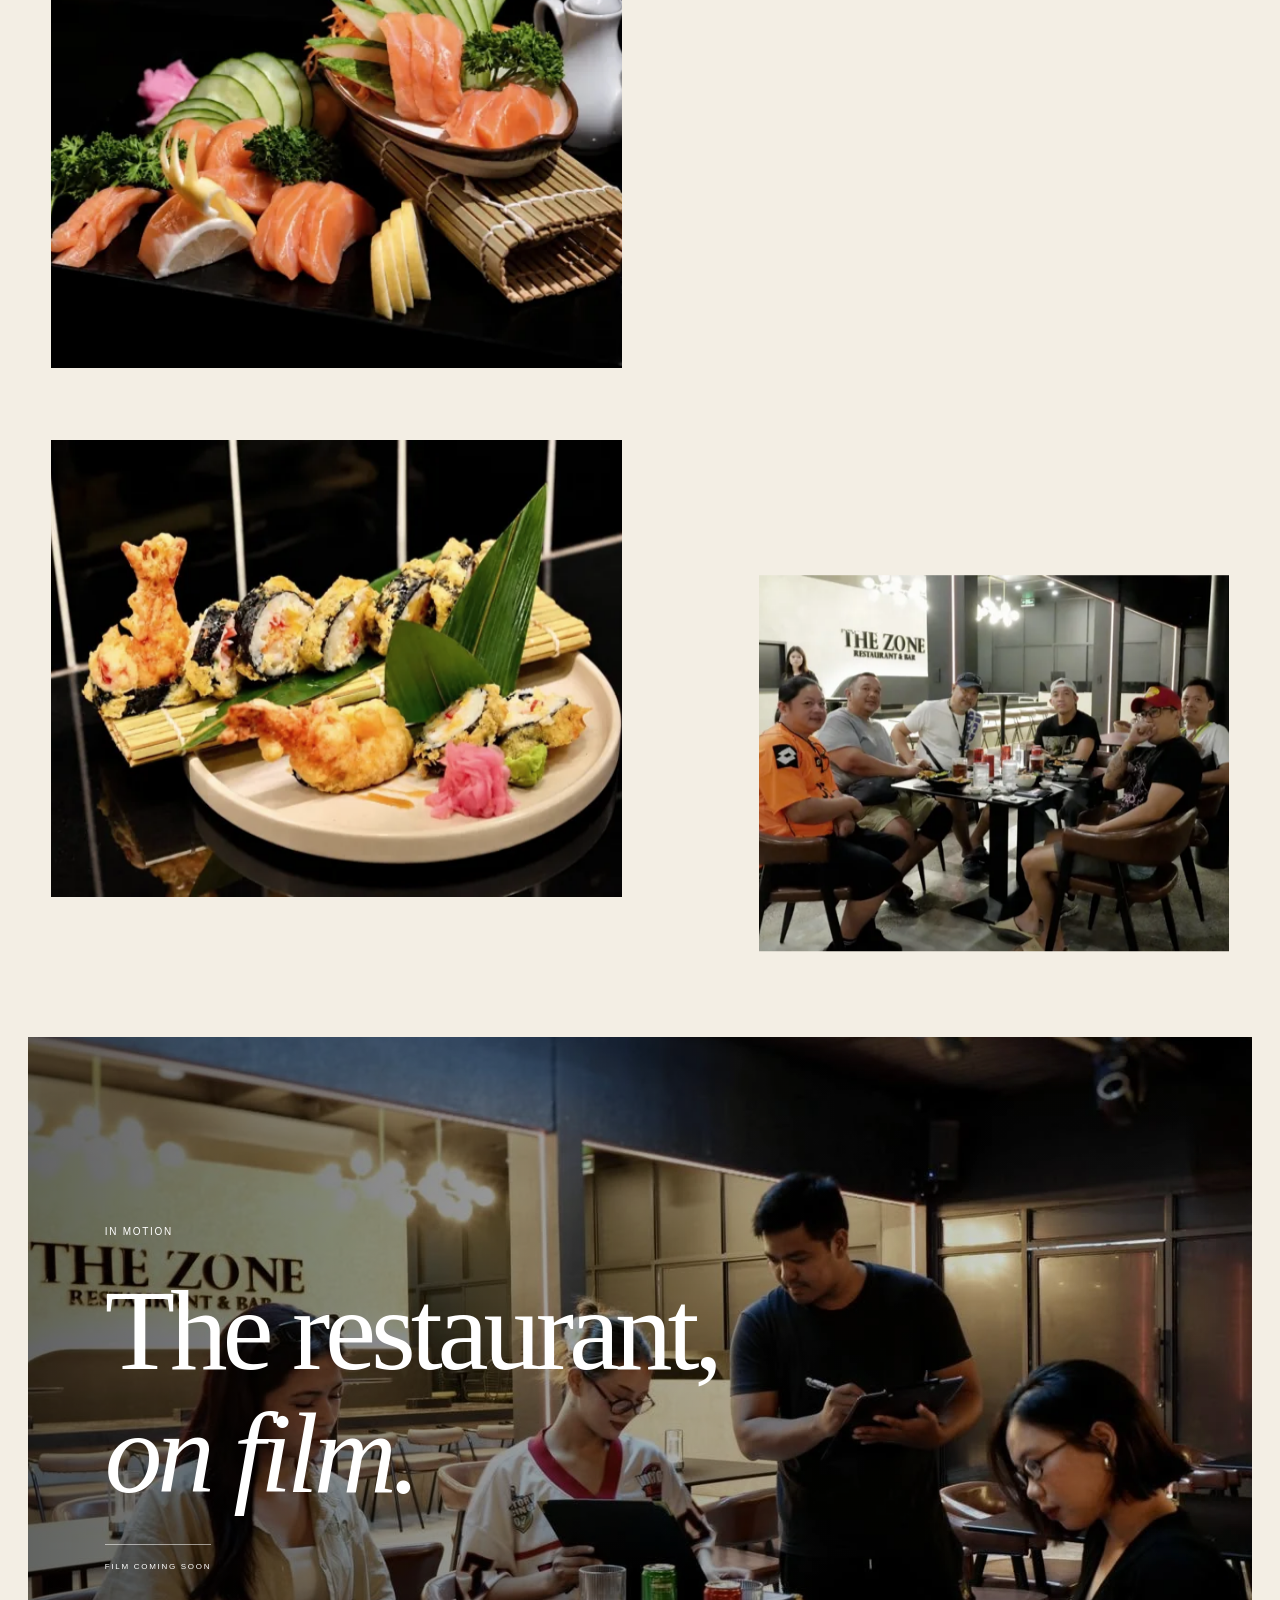
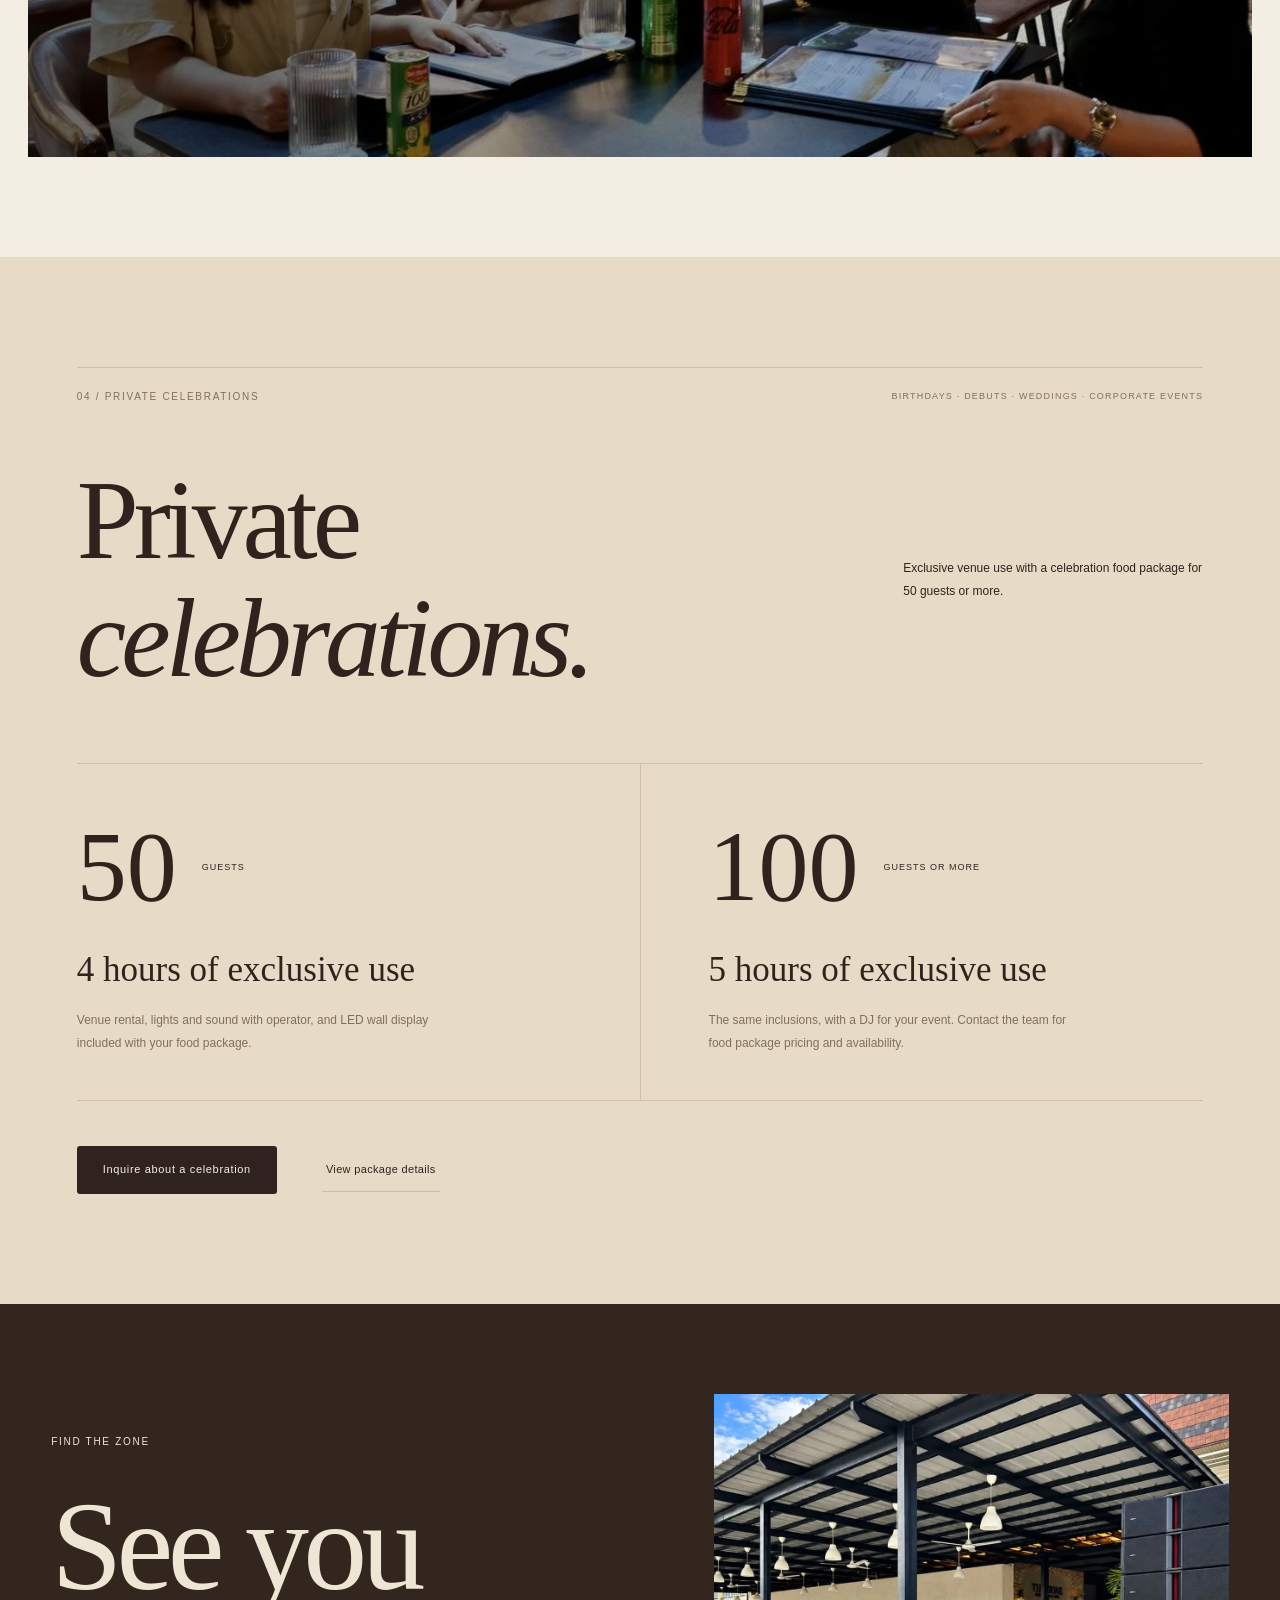
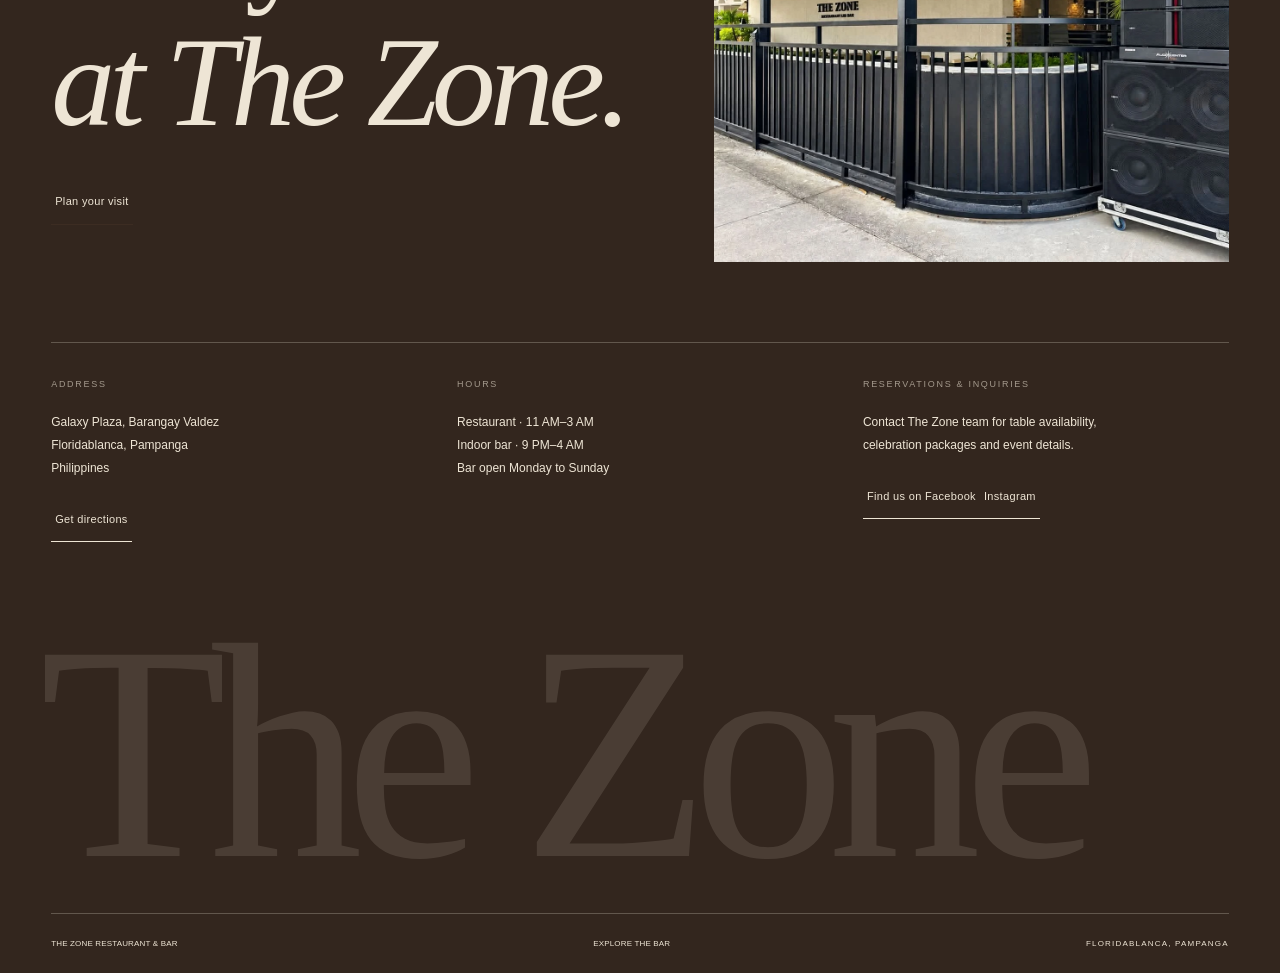
<file: restaurant.html>
<!doctype html><html lang="en"><head><meta charset="UTF-8"><meta name="viewport" content="width=device-width,initial-scale=1"><meta name="theme-color" content="#f5f2ea"><title>The Restaurant — The Zone</title><meta name="description" content="Explore The Zone restaurant, its full menu and celebration packages. Galaxy Plaza, Floridablanca."><link rel="stylesheet" href="style.css"><link rel="stylesheet" href="design.css"><link rel="icon" type="image/svg+xml" href="assets/favicon.svg"><link rel="icon" type="image/png" sizes="32x32" href="assets/favicon-32.png"><link rel="apple-touch-icon" sizes="180x180" href="assets/apple-touch-icon.png"></head><body class="restaurant experience design-v2"><a class="skip" href="#main">Skip to content</a><header class="site-nav"><a class="wordmark" href="index.html">The Zone<span>RESTAURANT & BAR</span></a><nav aria-label="Main navigation"><a href="#menu">Menu</a><a href="#gallery">Gallery</a><a href="#celebrate">Celebrations</a><a href="#visit">Visit</a></nav><a class="switch-link" data-portal="bar" href="bar.html">The Bar </a></header><main id="main"><section class="restaurant-cover"><div class="cover-type"><span>The Zone</span><h1><span>The</span> <em>Restaurant.</em></h1><div class="cover-meta"><span>Japanese · Korean · Italian · Filipino</span><span>Floridablanca, Pampanga</span></div></div><div class="cover-window"><img src="assets/dining-room.webp" alt="The Zone dining room at Galaxy Plaza" fetchpriority="high" width="1242" height="937" srcset="assets/dining-room-small.webp 640w, assets/dining-room.webp 1242w" sizes="100vw" decoding="async"><div class="cover-window-shade"></div><div class="cover-inside"><p>Lunch through late dining</p><strong>11 AM — 3 AM</strong><a class="circle-link" href="#menu" aria-label="Explore the restaurant menu">Menu </a></div></div><div class="cover-scroll-note"><span>Restaurant & Bar</span><a href="#cuisine">Scroll to discover </a></div></section><section id="cuisine" class="food-story scroll-story" aria-label="Explore the food at The Zone"><div class="story-sticky"><div class="story-title"><span class="eyebrow">AT THE TABLE</span><h2><span>Japanese.</span> <span>Korean.</span> <span>Italian.</span> <em>Filipino.</em></h2><p>Four cuisines.<br>One menu.</p><a href="#menu" class="text-link">Explore every dish </a></div><div class="story-stack"><figure class="story-card" data-story-card="0"><img src="assets/sashimi.webp" alt="The Zone salmon sashimi" loading="lazy" width="1477" height="984" srcset="assets/sashimi-small.webp 640w, assets/sashimi.webp 1477w" sizes="(max-width: 700px) 90vw, 48vw" decoding="async"></figure><figure class="story-card" data-story-card="1"><img src="assets/ramen.webp" alt="The Zone ramen" loading="lazy" width="1534" height="987" srcset="assets/ramen-small.webp 640w, assets/ramen.webp 1534w" sizes="(max-width: 700px) 90vw, 48vw" decoding="async"></figure><figure class="story-card" data-story-card="2"><img src="assets/table-spread.webp" alt="A sharing spread at The Zone" loading="lazy" width="960" height="1440" srcset="assets/table-spread-small.webp 427w, assets/table-spread.webp 960w" sizes="(max-width: 700px) 90vw, 48vw" decoding="async"></figure></div><div class="story-pagination" aria-label="Food photographs"><button data-story-jump="0" aria-label="Show sashimi photograph" aria-pressed="true">01</button><button data-story-jump="0.52" aria-label="Show ramen photograph" aria-pressed="false">02</button><button data-story-jump="0.97" aria-label="Show sharing spread photograph" aria-pressed="false">03</button></div></div></section><section id="menu" class="menu-section section-space"><div class="section-top reveal"><span class="eyebrow">02 / FOOD & DRINKS</span><span>THE COMPLETE MENU</span></div><div class="menu-title reveal"><h2>The <em>menu.</em></h2><p>Browse by category, search a dish, or save items for your order.</p></div><div data-menu="food"></div></section><section class="kitchen-section"><div class="kitchen-image"><img src="assets/kitchen.webp" alt="Cooking over an open flame in The Zone kitchen" loading="lazy" width="1024" height="1237" srcset="assets/kitchen-small.webp 530w, assets/kitchen.webp 1024w" sizes="100vw" decoding="async"></div><div class="kitchen-copy reveal"><span class="eyebrow">THE KITCHEN</span><h2>Inside<br>the <em>kitchen.</em></h2><p>Tempura, teriyaki, rice bowls and dishes made for sharing. Explore the full selection in the menu above.</p><a class="text-link" href="#menu">Back to the menu </a></div></section><section id="gallery" class="gallery-section section-space"><div class="section-top reveal"><span class="eyebrow">03 / AT THE ZONE</span><span>THE SPACE & THE PEOPLE</span></div><h2 class="reveal">At <em>The Zone.</em></h2><div class="photo-collage" data-gallery="restaurant"></div></section><section class="film-space restaurant-film"><img src="assets/restaurant-service.webp" alt="Guests choosing dishes with The Zone team" loading="lazy" width="1440" height="960" srcset="assets/restaurant-service-small.webp 640w, assets/restaurant-service.webp 1440w" sizes="100vw" decoding="async"><div><span class="eyebrow">IN MOTION</span><h2>The restaurant,<br><em>on film.</em></h2><span class="film-status">FILM COMING SOON</span></div></section><section id="celebrate" class="celebration-section section-space"><div class="section-top reveal"><span class="eyebrow">04 / PRIVATE CELEBRATIONS</span><span>BIRTHDAYS · DEBUTS · WEDDINGS · CORPORATE EVENTS</span></div><div class="celebration-heading reveal"><h2>Private<br><em>celebrations.</em></h2><p>Exclusive venue use with a celebration food package for 50 guests or more.</p></div><div class="package-grid reveal"><div><span class="package-number">50<span>GUESTS</span></span><h3>4 hours of exclusive use</h3><p>Venue rental, lights and sound with operator, and LED wall display included with your food package.</p></div><div><span class="package-number">100<span>GUESTS OR MORE</span></span><h3>5 hours of exclusive use</h3><p>The same inclusions, with a DJ for your event. Contact the team for food package pricing and availability.</p></div></div><div class="celebration-actions"><button class="solid-button" data-book="Celebration">Inquire about a celebration </button><button class="text-link" data-image="celebrations" data-caption="The Zone celebration package — supplied venue details">View package details </button></div></section><div data-visit></div></main><div data-dialogs></div><script src="menu-data.js" defer></script><script src="entry.js" defer></script><script src="app.js" defer></script><script src="motion.js" defer></script></body></html>
</file>
<file: style.css>
*{box-sizing:border-box}html{scroll-behavior:smooth;scroll-padding-top:100px}body{margin:0;font-family:Arial,Helvetica,sans-serif;-webkit-font-smoothing:antialiased}button,input,select,textarea{font:inherit}a{color:inherit;text-decoration:none}button{color:inherit;cursor:pointer}button,a,input,select,summary{touch-action:manipulation}button{border:0;background:none}img{display:block;width:100%;height:auto;object-fit:cover}figure,h1,h2,h3,p{margin:0}h1,h2,h3{font-family:'Times New Roman',Times,serif;font-weight:400}em{font-weight:400}a,button{ -webkit-tap-highlight-color:transparent}button:focus-visible,a:focus-visible,summary:focus-visible,input:focus-visible,select:focus-visible,textarea:focus-visible{outline:2px solid currentColor;outline-offset:6px}.skip{position:fixed;top:-100px;left:16px;padding:16px;background:#fff;color:#111;z-index:1000}.skip:focus{top:12px}.eyebrow,.section-top,.portal-top,.portal-bottom,.home-footer,.film-status{font-size:10px;letter-spacing:1.7px;line-height:1.5}.wordmark{font-family:'Times New Roman',Times,serif;font-size:28px;letter-spacing:-1.6px;line-height:1}.wordmark span{display:block;font-family:Arial,sans-serif;font-size:7px;letter-spacing:2px;margin-top:7px}.home{background:#000;color:#f6f4ef}.home-nav,.site-nav{display:flex;align-items:center;justify-content:space-between;padding:26px 4%;position:absolute;top:0;left:0;width:100%;z-index:20}.home-nav .location{font-size:9px;letter-spacing:2px}.nav-link{font-size:12px}.small-arrow{margin-left:28px}.opening{height:115svh;background:#000}.opening-sticky{position:sticky;top:0;height:100svh;min-height:560px;display:flex;flex-direction:column;align-items:center;justify-content:center;overflow:hidden}.opening-kicker{font-size:10px;letter-spacing:5px;position:absolute;top:24%}.opening-kicker span{font-family:'Times New Roman',serif;font-size:15px;padding:0 12px}.opening h1{font-size:23.1vw;letter-spacing:-1.3vw;white-space:nowrap;line-height:1.1;padding-right:1vw;animation:breathe 5.5s ease-in-out infinite;will-change:transform,opacity}.scroll-cue{position:absolute;bottom:8.5%;text-align:center;display:flex;align-items:center;flex-direction:column;gap:15px;font-size:8px;letter-spacing:2.1px}.scroll-cue>span:first-child{font-size:9px;letter-spacing:2.6px}.scroll-line{height:43px;width:1px;background:#333;overflow:hidden}.scroll-line:after{content:'';display:block;background:#eee;width:1px;height:27px;animation:scrollIndicator 2.5s infinite}.opening-corner{position:absolute;bottom:5%;left:4%;font-size:8px;letter-spacing:1.2px;line-height:1.8;color:#8b8b8b}.opening-corner.right{left:auto;right:4%;text-align:right}.choose{height:100svh;min-height:680px;display:grid;grid-template-columns:1fr 1fr;position:relative}.portal{position:relative;overflow:hidden;isolation:isolate;display:flex;flex-direction:column;justify-content:center;padding:42px 7%;transition:filter .6s}.portal>img{position:absolute;inset:0;height:100%;z-index:-2;transition:transform 1.5s cubic-bezier(.2,.6,.2,1)}.portal:hover>img{transform:scale(1.07)}.portal-shade{position:absolute;inset:0;z-index:-1}.bar-portal{background:#100d11;color:#f6f2ed}.bar-portal img{opacity:.72}.bar-portal .portal-shade{background:linear-gradient(180deg,#100d1140,#100d1166 35%,#100d11b8)}.restaurant-portal{background:#f6f3ec;color:#252820}.restaurant-portal img{opacity:.27;filter:saturate(.65)}.restaurant-portal .portal-shade{background:linear-gradient(180deg,#f6f3ec80,#f6f3ec60 30%,#f6f3ecee)}.portal-top{position:absolute;top:40px;left:8%;right:8%;display:flex;justify-content:space-between;font-size:9px;letter-spacing:1px}.portal-copy .eyebrow{font-size:8px;letter-spacing:1.5px}.portal h2{font-size:6.5vw;line-height:.98;letter-spacing:-.3vw;margin:30px 0 40px;position:relative}.portal h2>span:first-child{font-style:italic;font-size:.75em}.portal-arrow{font-family:Arial,sans-serif;font-size:32px;display:inline-block;margin-left:20px;vertical-align:middle;transition:transform .5s}.portal:hover .portal-arrow{transform:translate(7px,-7px)}.portal-underline{font-size:9px;letter-spacing:1.5px;padding-bottom:10px;border-bottom:1px solid currentColor}.portal-bottom{position:absolute;bottom:40px;font-size:8px}.split-seal{position:absolute;left:50%;top:50%;width:54px;height:54px;border:1px solid #8d8982;border-radius:50%;display:grid;place-items:center;transform:translate(-50%,-50%);font:italic 32px 'Times New Roman',serif;background:#f5f2ea;color:#292820;pointer-events:none}.home-footer{display:flex;justify-content:space-between;padding:30px 4%;font-size:8px;color:#aaa}.portal-transition{position:fixed;z-index:10000;pointer-events:none;overflow:hidden;will-change:transform;box-shadow:0 0 0 100vmax #0007}.portal-transition img{width:100%;height:100%;object-fit:cover}.experience{--bg:#f5f2ea;--ink:#26382e;--muted:#72786f;--line:#26382e33;--accent:#2d4437;background:var(--bg);color:var(--ink);overflow-x:hidden}.bar{--bg:#100d11;--ink:#eee5e6;--muted:#a99da8;--line:#e3cbd033;--accent:#d8bbc9}.site-nav{position:relative;border-bottom:1px solid var(--line);height:98px}.site-nav nav{display:flex;gap:32px;font-size:11px}.site-nav nav a{position:relative}.site-nav nav a:after{content:'';height:1px;background:currentColor;position:absolute;bottom:-6px;left:0;width:0;transition:width .3s}.site-nav nav a:hover:after{width:100%}.switch-link{font-size:10px;border-bottom:1px solid var(--line);padding:10px 0}.section-space{padding:100px 6%}.section-top{display:flex;justify-content:space-between;align-items:center;border-top:1px solid var(--line);padding-top:20px;margin-bottom:65px;color:var(--muted);font-size:9px}.section-space h2{font-size:clamp(48px,7.4vw,110px);line-height:.98;letter-spacing:-.045em}.text-link{display:inline-flex;justify-content:space-between;align-items:center;gap:35px;border-bottom:1px solid var(--line);padding:12px 0;font-size:12px;text-align:left}.text-link>span{font-size:18px}.solid-button{padding:18px 23px;background:var(--ink);color:var(--bg);font-size:11px;letter-spacing:.5px;transition:opacity .3s}.solid-button:hover{opacity:.8}.restaurant-hero{position:relative;min-height:850px;padding:72px 6% 85px;display:grid;grid-template-columns:1.1fr 1fr;gap:2%}.hero-heading{padding-top:25px;z-index:2}.hero-heading h1{font-size:clamp(75px,8.6vw,135px);letter-spacing:-.055em;line-height:.96;margin:45px 0 40px}.hero-heading .eyebrow{font-size:9px}.hero-baseline{display:flex;align-items:center;gap:45px}.hero-baseline>span{font-size:9px;line-height:1.9;letter-spacing:1px}.restaurant-hero-photos{position:relative;display:flex;gap:20px;align-items:flex-start;padding-top:0}.hero-food{width:68%;margin-top:0;z-index:1}.hero-food img{height:465px}.hero-room{width:43%;position:absolute;right:-3%;top:225px;z-index:3;border:9px solid var(--bg)}.hero-room img{height:260px}.restaurant-hero figcaption{font-size:7px;letter-spacing:1.2px;margin-top:12px}.hero-hours{position:absolute;bottom:44px;left:6%;right:6%;border-top:1px solid var(--line);padding-top:16px;font-size:9px;letter-spacing:1.4px;display:flex;justify-content:space-between}.hero-hours b{font-weight:400}.restaurant-intro{display:grid;grid-template-columns:.55fr 1.7fr 1fr;gap:4%;align-items:start;padding-top:75px;padding-bottom:130px}.restaurant-intro>.eyebrow{padding-top:14px}.restaurant-intro h2{font-size:5.8vw}.intro-note{padding-top:25px;max-width:270px;font-size:13px;line-height:1.85}.intro-note p+p{margin-top:20px}.intro-note a{margin-top:20px}.food-editorial{position:relative;padding:0 11% 80px 6%;display:grid;grid-template-columns:1.7fr 1fr;gap:7%;align-items:center}.wide-food img{aspect-ratio:1.3}.narrow-food{padding-top:25%}.narrow-food img{aspect-ratio:.82}.food-editorial figcaption{font-size:8px;letter-spacing:1px;padding-top:15px}.vertical-note{position:absolute;right:4%;writing-mode:vertical-rl;font-size:9px;letter-spacing:2px}.menu-title{display:flex;justify-content:space-between;align-items:end;margin-bottom:60px}.menu-title p{font-size:12px;line-height:1.7;color:var(--muted);max-width:300px}.menu-tools{display:flex;gap:20px;align-items:center;margin-bottom:25px;flex-wrap:wrap}.search-box{display:flex;align-items:center;border-bottom:1px solid var(--ink);flex:1;min-width:220px;gap:14px;padding:12px 0}.search-box span{font-size:23px;line-height:1}.search-box input{background:none;border:0;outline:none;color:inherit;width:100%;font-size:13px;padding:8px 0}.search-box input::placeholder{color:var(--muted)}.clear-search{font-size:24px}.menu-sort{background:none;color:var(--ink);border:1px solid var(--line);padding:14px 10px;font-size:11px;max-width:170px}.menu-sort option{color:#222;background:#f5f2ea}.favorite-filter{border:1px solid var(--line);padding:15px;font-size:11px}.favorite-filter[aria-pressed=true]{background:var(--ink);color:var(--bg)}.menu-tabs{display:flex;gap:24px;border-bottom:1px solid var(--line);margin-bottom:30px}.menu-tabs button{padding:14px 0;font-size:10px;letter-spacing:1.2px;border-bottom:2px solid transparent;color:var(--muted)}.menu-tabs button[aria-pressed=true]{border-color:var(--ink);color:var(--ink)}.menu-browser{display:grid;grid-template-columns:195px 1fr;gap:40px}.menu-categories{display:flex;flex-direction:column;gap:3px;align-self:start;position:sticky;top:25px}.menu-categories button{text-align:left;padding:10px 10px 10px 0;font-size:11px;color:var(--muted);border-bottom:1px solid transparent;display:flex;justify-content:space-between}.menu-categories button span{font-size:9px;opacity:.6}.menu-categories button[aria-pressed=true]{color:var(--ink);border-color:var(--ink)}.menu-results-label{font-size:10px;letter-spacing:1px;color:var(--muted);padding:8px 0 25px;display:flex;justify-content:space-between}.menu-items{display:grid;grid-template-columns:1fr 1fr;gap:0 35px}.menu-item{padding:23px 0;border-top:1px solid var(--line);position:relative;cursor:pointer;transition:background .3s}.menu-item:hover{background:color-mix(in srgb,var(--ink) 4%,transparent)}.menu-item-head{display:flex;justify-content:space-between;gap:12px;padding-right:28px}.menu-item h3{font-size:22px;line-height:1.15}.menu-item .price{font-size:12px;white-space:nowrap;padding-top:5px}.menu-item p{font-size:11px;line-height:1.65;color:var(--muted);margin-top:12px;max-width:90%}.menu-item .item-category{display:block;font-size:8px;text-transform:uppercase;letter-spacing:1.1px;margin-top:12px;color:var(--muted)}.save-item{position:absolute;right:0;top:27px;font-size:22px;padding:0 0 8px 8px;line-height:1}.save-item[aria-pressed=true]{color:var(--accent)}.menu-empty{padding:60px 0;font:28px 'Times New Roman',serif;grid-column:1/-1}.menu-source{font-size:9px;color:var(--muted);line-height:1.7;margin-top:35px;border-top:1px solid var(--line);padding-top:20px}.menu-source a{text-decoration:underline}.menu-expand{display:block;margin:25px auto 0}.kitchen-section{display:grid;grid-template-columns:1fr 1fr;min-height:650px;background:#e7e7dc}.kitchen-image{overflow:hidden}.kitchen-image img{height:100%;max-height:750px}.kitchen-copy{align-self:center;padding:70px 15%}.kitchen-copy h2{font-size:5.5vw;letter-spacing:-.04em;line-height:1.03;margin:40px 0 25px}.kitchen-copy p{font-size:12px;line-height:1.8;max-width:280px}.kitchen-copy .text-link{margin-top:28px}.gallery-section h2{margin-bottom:70px}.photo-collage{display:grid;grid-template-columns:repeat(12,1fr);gap:30px;align-items:start}.gallery-photo{padding:0;text-align:left;position:relative;overflow:hidden}.gallery-photo img{transition:transform 1.2s;aspect-ratio:1.25}.gallery-photo:hover img{transform:scale(1.035)}.gallery-photo span{display:flex;justify-content:space-between;margin-top:13px;font-size:8px;letter-spacing:1px}.gallery-photo:nth-child(1){grid-column:1/8}.gallery-photo:nth-child(2){grid-column:9/13;padding-top:40%}.gallery-photo:nth-child(2) img{aspect-ratio:.78}.gallery-photo:nth-child(3){grid-column:2/6;margin-top:0}.gallery-photo:nth-child(3) img{aspect-ratio:.85}.gallery-photo:nth-child(4){grid-column:7/13;margin-top:15%}.gallery-photo:nth-child(5){grid-column:1/6;margin-top:10%}.gallery-photo:nth-child(6){grid-column:7/13;margin-top:15%}.gallery-photo:nth-child(7){grid-column:2/8}.gallery-photo:nth-child(8){grid-column:9/13;padding-top:25%}.film-space{height:650px;position:relative;overflow:hidden;display:flex;align-items:center;padding:6%;color:#fff}.film-space:after{content:'';position:absolute;inset:0;background:linear-gradient(90deg,#0009,#0001)}.film-space>img{position:absolute;inset:0;height:100%}.film-space>div{position:relative;z-index:2}.film-space h2{font-size:7vw;line-height:1;margin:30px 0;letter-spacing:-.04em}.film-status{border-top:1px solid #fff8;padding-top:16px;display:inline-block;font-size:8px}.celebration-heading{display:flex;justify-content:space-between;align-items:end;gap:40px}.celebration-heading p{max-width:300px;font-size:13px;line-height:1.8}.package-grid{margin-top:65px;display:grid;grid-template-columns:1fr 1fr;border-top:1px solid var(--line);border-bottom:1px solid var(--line)}.package-grid>div{padding:45px 8% 45px 0}.package-grid>div+div{border-left:1px solid var(--line);padding-left:12%}.package-number{font:70px 'Times New Roman',serif;display:flex;align-items:center;gap:25px}.package-number span{font:9px Arial,sans-serif;letter-spacing:1px}.package-grid h3{font-size:27px;margin:25px 0 14px}.package-grid p{font-size:12px;line-height:1.8;max-width:370px;color:var(--muted)}.celebration-actions{display:flex;align-items:center;gap:45px;margin-top:40px}.visit-section{padding:90px 6% 40px;background:var(--ink);color:var(--bg)}.visit-heading{display:grid;grid-template-columns:1fr 1fr;gap:6%;align-items:center;margin-bottom:70px}.visit-heading h2{font-size:8vw;line-height:.95;letter-spacing:-.04em;margin:30px 0}.visit-heading img{aspect-ratio:1.4}.visit-details{display:grid;grid-template-columns:1fr 1fr 1fr;gap:40px;border-top:1px solid currentColor;padding-top:30px}.visit-details .eyebrow{font-size:9px;opacity:.6}.visit-details p{font-size:12px;line-height:1.9;margin-top:20px}.visit-details .text-link{border-color:currentColor;margin-top:18px}.visit-foot{display:flex;justify-content:space-between;border-top:1px solid currentColor;margin-top:80px;padding-top:25px;font-size:8px;letter-spacing:1.2px}.bar .site-nav{position:absolute;border-color:#fff3;color:#fff}.bar-hero{height:100svh;min-height:700px;position:relative;color:#fff;overflow:hidden}.bar-hero-image{position:absolute;inset:0;height:100%;object-position:center;animation:barArrival 1.6s cubic-bezier(.2,.7,.2,1) both}.bar-hero-shade{position:absolute;inset:0;background:linear-gradient(180deg,#100d1140,#100d1130 30%,#100d11 100%)}.bar-hero-label{position:absolute;top:155px;left:6%;font-size:9px;letter-spacing:2px}.bar-hero-title{position:absolute;left:5%;bottom:160px}.bar-hero-title>span{font-size:9px;letter-spacing:2px}.bar-hero-title h1{font-size:19vw;letter-spacing:-1vw;line-height:.95;margin-top:25px}.bar-hero-bottom{position:absolute;bottom:45px;left:6%;right:6%;display:flex;justify-content:space-between;font-size:9px;line-height:1.8;letter-spacing:1px;align-items:end}.bar-hero-bottom strong{font-weight:400;font-size:15px}.bar-hero-bottom a span{margin-left:40px;font-size:24px}.bar-hero-bottom>span{text-align:right}.bar-manifest{padding-top:70px;padding-bottom:90px}.bar-manifest h2{font-size:8.5vw;max-width:1100px}.bar-manifest h2 em{color:#d3b4c5}.bar-manifest-foot{display:flex;justify-content:space-between;align-items:center;margin-top:65px}.outline-time{font-family:'Times New Roman',serif;font-size:9vw;-webkit-text-stroke:1px #9c8190;color:transparent;line-height:1}.bar-manifest-foot p{font-size:12px;line-height:1.8;max-width:300px}.bar-diptych{display:grid;grid-template-columns:1.3fr 1fr;gap:50px;padding:0 6% 80px}.bar-diptych figure:first-child{padding-top:100px}.bar-diptych img{aspect-ratio:.9;filter:saturate(.8)}.bar-diptych figure+figure img{aspect-ratio:.8}.bar-diptych figcaption{margin-top:18px;font-size:9px;letter-spacing:2px}.floor-section{background:#19131a}.floor-section h2{margin-bottom:65px}.floor-layout{display:grid;grid-template-columns:1.7fr 1fr;gap:7%}.floor-map{position:relative;aspect-ratio:1;background:#100d11;border:1px solid #493540;border-bottom:0}.floor-map:before{content:'';position:absolute;left:12%;top:12%;width:70%;height:80%;background:radial-gradient(ellipse,#50354416,transparent 70%);pointer-events:none}.stage{position:absolute;left:11.2%;top:13.4%;width:40%;height:15%;border:1px solid #84767f;background:#c7bfc3;color:#211b22;display:grid;place-content:center;text-align:center;font-size:18px;letter-spacing:1px}.stage span{display:block;font-size:12px;margin-top:8px}.floor-bar{position:absolute;right:3%;top:14%;height:36%;width:11%;border-left:14px solid #666069;border-bottom:14px solid #666069;display:grid;place-content:center;font-size:13px}.tech-booth{position:absolute;left:65%;top:85%;width:16%;height:5%;font-size:7px;background:#bbb1b8;color:#221b21;display:grid;place-content:center;text-align:center}.front-door{position:absolute;bottom:0;left:42%;width:19%;height:6%;border-left:1px solid #95818f;border-right:1px solid #95818f;text-align:center;display:grid;place-items:center;font-size:9px;letter-spacing:1px}.floor-table{position:absolute;border:1px solid transparent;font-size:clamp(8px,1.2vw,17px);padding:0;display:grid;place-content:center;transition:transform .3s,background .3s,box-shadow .3s;color:#fff;white-space:nowrap}.floor-table:hover{transform:scale(1.08);z-index:2}.floor-table[aria-pressed=true]{box-shadow:0 0 0 3px #fff;z-index:3}.floor-table.vip-small{background:#923f5a}.floor-table.vip-large{background:#966c36}.floor-table.regular{background:#795780}.floor-table.standing{background:#3b526e;border-radius:50%}.floor-note{font-size:10px;color:var(--muted);line-height:1.7;border-bottom:1px solid var(--line);padding:20px 0}.table-detail{position:sticky;top:35px;align-self:start;padding-top:15px}.table-detail h3{font-size:48px;line-height:1.1;margin:25px 0 35px}.table-data{display:grid;grid-template-columns:1fr 1fr;gap:15px;border-top:1px solid var(--line);border-bottom:1px solid var(--line);padding:20px 0;align-items:center}.table-data span{font-size:9px;letter-spacing:1px;color:var(--muted)}.table-data strong{font-weight:400;font-size:17px}.table-detail p{font-size:11px;line-height:1.8;color:var(--muted);margin:25px 0}.table-detail .solid-button{width:100%}.floor-legend{display:grid;gap:14px;margin-top:35px;font-size:9px;color:var(--muted)}.floor-legend span{display:flex;align-items:center;gap:12px}.floor-legend i{width:10px;height:10px;display:inline-block}.floor-legend .vip-small{background:#923f5a}.floor-legend .vip-large{background:#966c36}.floor-legend .regular{background:#795780}.floor-legend .standing{background:#3b526e;border-radius:50%}.bar-practical{display:grid;grid-template-columns:1fr 1fr;gap:8%;padding-top:110px}.bar-practical h2{margin-top:25px}.practical-rows details{padding:23px 0;border-top:1px solid var(--line)}summary{cursor:pointer;list-style:none;display:flex;justify-content:space-between;font:25px 'Times New Roman',serif}summary::-webkit-details-marker{display:none}summary span{font:9px Arial,sans-serif;color:var(--muted)}details p{font-size:12px;line-height:1.9;color:var(--muted);margin-top:20px}.bar .photo-collage{gap:35px}.bar .gallery-photo img{filter:saturate(.8);transition:filter 1s,transform 1.3s}.bar .gallery-photo:hover img{filter:saturate(1.2)}.bar-film{height:700px}.archive-section h2{margin-bottom:55px}.archive-grid{display:grid;grid-template-columns:1.4fr 1fr 1fr;gap:30px;align-items:start;margin-bottom:35px}.archive-grid button{padding:0;text-align:left}.archive-grid img{max-height:400px;object-fit:contain;object-position:top;background:#09070b}.archive-grid span{font-size:8px;letter-spacing:1px;display:block;margin-top:20px}.bar .visit-section{background:#d9c7d1;color:#241b25}.dialog{background:var(--bg);color:var(--ink);border:1px solid var(--line);padding:45px;width:min(640px,92vw);max-height:90svh;overflow:auto}.dialog::backdrop{background:#000b;backdrop-filter:blur(8px)}.dialog-close{position:absolute;right:18px;top:15px;font-size:28px;padding:5px 10px}.dialog h2{font-size:44px;line-height:1.05;margin:25px 0 20px}.dialog p{font-size:12px;line-height:1.8;color:var(--muted)}.lightbox{width:min(1200px,96vw);background:#100d11;color:#fff;padding:50px 50px 20px}.lightbox img{height:70svh;object-fit:contain}.lightbox figcaption{font-size:10px;padding:20px 0;letter-spacing:.5px}.lightbox-controls{display:flex;justify-content:space-between;align-items:center}.lightbox-controls button{padding:12px;font-size:20px}.lightbox-caption{flex:1;text-align:center}.detail-category{font-size:9px;letter-spacing:2px;text-transform:uppercase}.detail-price{font-family:'Times New Roman',serif;font-size:32px;margin:25px 0}.detail-save{margin-top:25px}.booking-form{display:grid;grid-template-columns:1fr 1fr;gap:20px;margin-top:28px}.booking-form label{font-size:9px;letter-spacing:1px;display:flex;flex-direction:column;gap:10px}.booking-form input,.booking-form select,.booking-form textarea{background:none;border:1px solid var(--line);border-radius:0;padding:13px;color:var(--ink);width:100%;font-size:12px;min-width:0}.booking-form select option{background:var(--bg);color:var(--ink)}.booking-form .full{grid-column:1/-1}.booking-summary{white-space:pre-line;font-size:13px;line-height:1.9;margin:25px 0;padding:20px;border:1px solid var(--line)}.inquiry-actions{display:flex;gap:20px;flex-wrap:wrap;margin-top:25px}.inquiry-note{margin-top:20px}.toast{position:fixed;bottom:30px;left:50%;transform:translate(-50%,30px);padding:15px 24px;background:var(--ink);color:var(--bg);font-size:11px;opacity:0;z-index:1000;transition:.3s;pointer-events:none}.toast.show{opacity:1;transform:translate(-50%,0)}.reveal{opacity:1;transform:none}.motion-ready .reveal{opacity:0;transform:translateY(34px);transition:opacity 1s,transform 1.15s cubic-bezier(.2,.7,.2,1)}.motion-ready .reveal.in-view{opacity:1;transform:translateY(0)}.bar.motion-ready .reveal{transform:translateY(50px);transition-duration:1s,1.3s}.bar.motion-ready .reveal.in-view{transform:translateY(0)}@keyframes breathe{0%,100%{transform:scale(.97);opacity:.58}50%{transform:scale(1.025);opacity:1}}@keyframes scrollIndicator{0%{transform:translateY(-30px)}75%,100%{transform:translateY(50px)}}@keyframes barArrival{from{transform:scale(1.18);filter:blur(6px)}to{transform:scale(1);filter:blur(0)}}@keyframes arrive{from{opacity:.15;transform:translateY(25px)}to{opacity:1;transform:translateY(0)}}.restaurant-hero{animation:arrive 1.2s both}body.entered .restaurant-hero{animation:arrive 1.1s .1s both}
@media(min-width:1600px){.section-space{padding-left:max(6%,calc((100vw - 1500px)/2));padding-right:max(6%,calc((100vw - 1500px)/2))}.restaurant-hero{min-height:950px}.hero-food img{height:590px}.hero-room{top:300px}.hero-room img{height:320px}}
@media(max-width:1000px){.site-nav nav{gap:20px}.restaurant-hero{min-height:740px}.hero-heading h1{font-size:9vw}.hero-food img{height:380px}.hero-room{top:210px;right:-6%}.hero-room img{height:190px}.hero-baseline{gap:22px;align-items:start;flex-direction:column}.restaurant-intro{grid-template-columns:1fr 2fr}.restaurant-intro h2{font-size:7vw}.intro-note{grid-column:2}.menu-browser{grid-template-columns:160px 1fr;gap:25px}.menu-items{gap:0 23px}.menu-item-head{display:block}.menu-item .price{display:block;margin-top:10px}.menu-item h3{font-size:21px}.floor-layout{grid-template-columns:1.5fr 1fr;gap:4%}.table-detail h3{font-size:37px}.floor-legend{font-size:8px}.stage{font-size:13px}.stage span{font-size:9px}.tech-booth{font-size:5px}.front-door{font-size:7px}}
@media(max-width:700px){html{scroll-padding-top:25px}.home-nav,.site-nav{padding:23px 6%}.wordmark{font-size:24px}.home-nav .location{display:none}.opening{height:110svh}.opening-sticky{min-height:550px}.opening-kicker{top:29%;font-size:8px;letter-spacing:3px}.opening h1{font-size:23.5vw}.scroll-cue{bottom:14%;font-size:7px}.scroll-cue>span:first-child{font-size:7px;letter-spacing:1.6px}.opening-corner{font-size:6px;bottom:5%;left:6%}.opening-corner.right{right:6%}.choose{min-height:780px;height:110svh;grid-template-columns:1fr 1fr}.portal{padding:35px 9%;justify-content:center}.portal-top{top:28px;display:block;font-size:7px;letter-spacing:.6px}.portal-top span+span{display:block;margin-top:12px}.portal-copy .eyebrow{font-size:6px;letter-spacing:1px;line-height:2.1;display:block;max-width:125px}.portal h2{font-size:10vw;letter-spacing:-.5vw;margin:25px 0 35px}.restaurant-portal h2{font-size:8vw}.portal-arrow{font-size:20px;display:block;margin:20px 0 0}.portal-underline{font-size:6px;letter-spacing:1px}.portal-bottom{font-size:6px;bottom:30px;left:9%;right:9%}.split-seal{width:35px;height:35px;font-size:23px}.home-footer{font-size:6px;padding:25px 6%;gap:20px;flex-wrap:wrap}.home-footer>span:last-child{display:none}.site-nav{height:85px}.site-nav nav{display:none}.switch-link{font-size:9px}.section-space{padding:70px 6%}.section-top{font-size:7px;gap:20px;margin-bottom:40px;align-items:start}.section-top .eyebrow{font-size:8px}.section-top>span+span{text-align:right;max-width:45%;line-height:1.7}.section-space h2{font-size:56px}.restaurant-hero{display:block;padding:55px 6% 85px;min-height:0}.hero-heading{padding:0}.hero-heading h1{font-size:17vw;margin:30px 0}.hero-baseline{flex-direction:row;align-items:center;justify-content:space-between}.hero-baseline>span{font-size:7px}.hero-baseline a{font-size:11px;gap:15px}.restaurant-hero-photos{margin-top:45px;min-height:440px}.hero-food{width:70%}.hero-food img{height:365px}.hero-room{width:45%;right:0;top:160px;border-width:6px}.hero-room img{height:220px}.restaurant-hero figcaption{font-size:6px}.hero-hours{bottom:28px;font-size:7px}.restaurant-intro{display:block;padding-top:50px;padding-bottom:70px}.restaurant-intro h2{font-size:14vw;margin:30px 0}.intro-note{max-width:320px;padding-top:0;margin-left:20%;font-size:12px}.food-editorial{grid-template-columns:1.5fr 1fr;gap:5%;padding:0 6% 50px}.food-editorial figcaption{font-size:6px;line-height:1.7}.vertical-note{display:none}.menu-title{display:block;margin-bottom:30px}.menu-title p{margin-top:25px;font-size:11px}.menu-tools{gap:12px;margin-bottom:10px}.search-box{flex-basis:100%;min-width:0}.menu-sort{flex:1;font-size:10px;padding:12px;max-width:none}.favorite-filter{font-size:10px;padding:13px}.menu-tabs{gap:22px;overflow:auto;white-space:nowrap;margin-bottom:20px}.menu-tabs button{font-size:9px}.menu-browser{display:block}.menu-categories{flex-direction:row;gap:20px;position:relative;top:auto;overflow:auto;white-space:nowrap;padding-bottom:14px;margin-bottom:10px;scrollbar-width:thin}.menu-categories button{font-size:10px;gap:10px;padding-bottom:9px}.menu-categories button span{display:none}.menu-results-label{font-size:8px;padding:12px 0 20px}.menu-items{grid-template-columns:1fr;gap:0}.menu-item-head{display:flex}.menu-item .price{display:inline;margin-top:0;font-size:12px}.menu-item h3{font-size:23px}.menu-item p{font-size:11px}.menu-item{padding:22px 0}.menu-source{font-size:8px}.kitchen-section{grid-template-columns:1fr}.kitchen-image{height:430px}.kitchen-copy{padding:55px 6%}.kitchen-copy h2{font-size:54px;margin:28px 0}.kitchen-copy p{font-size:12px}.gallery-section h2{margin-bottom:40px}.photo-collage,.bar .photo-collage{gap:25px 15px}.gallery-photo:nth-child(1){grid-column:1/9}.gallery-photo:nth-child(2){grid-column:9/13}.gallery-photo:nth-child(3){grid-column:1/6}.gallery-photo:nth-child(4){grid-column:6/13}.gallery-photo:nth-child(5){grid-column:1/7}.gallery-photo:nth-child(6){grid-column:7/13}.gallery-photo:nth-child(7){grid-column:1/8}.gallery-photo:nth-child(8){grid-column:8/13}.gallery-photo span{font-size:6px;letter-spacing:.4px;line-height:1.5}.film-space,.bar-film{height:510px}.film-space h2{font-size:16vw}.film-space .eyebrow{font-size:8px}.film-status{font-size:7px}.celebration-heading{display:block}.celebration-heading p{margin-top:25px;font-size:12px}.package-grid{margin-top:40px}.package-number{font-size:52px;display:block}.package-number span{display:block;font-size:7px;margin-top:10px;min-height:18px}.package-grid h3{font-size:24px}.package-grid p{font-size:10px}.celebration-actions{align-items:start;gap:20px;flex-direction:column}.visit-section{padding:65px 6% 30px}.visit-heading{grid-template-columns:1fr;margin-bottom:45px}.visit-heading h2{font-size:18vw}.visit-heading img{margin-top:35px;aspect-ratio:1.2}.visit-details{grid-template-columns:1fr 1fr;gap:35px 20px}.visit-details>div:last-child{grid-column:1/-1}.visit-details p{font-size:11px;margin-top:12px}.visit-details .eyebrow{font-size:8px}.visit-foot{margin-top:50px;gap:20px;font-size:6px;line-height:1.7}.bar-hero{min-height:680px;height:100svh}.bar-hero-image{object-position:60%}.bar-hero-label{top:130px;font-size:8px}.bar-hero-title{bottom:195px;left:6%}.bar-hero-title>span{font-size:7px;letter-spacing:1.4px}.bar-hero-title h1{font-size:27vw;letter-spacing:-1.6vw}.bar-hero-bottom{bottom:40px;font-size:7px;flex-wrap:wrap;row-gap:25px;align-items:center}.bar-hero-bottom strong{font-size:13px}.bar-hero-bottom a{font-size:7px}.bar-hero-bottom a span{margin-left:15px;font-size:18px}.bar-hero-bottom>span{display:none}.bar-manifest h2{font-size:14vw}.bar-manifest-foot{gap:30px;margin-top:40px}.outline-time{font-size:16vw}.bar-manifest-foot p{font-size:10px;max-width:180px}.bar-diptych{gap:18px;padding:0 6% 30px}.bar-diptych figure:first-child{padding-top:60px}.bar-diptych figcaption{font-size:6px;letter-spacing:1px;line-height:1.7}.floor-section h2{margin-bottom:40px}.floor-layout{grid-template-columns:1fr;gap:40px}.floor-table{font-size:10px}.stage{font-size:13px}.stage span{font-size:9px;margin-top:4px}.floor-bar{font-size:9px;border-width:8px}.front-door{font-size:7px}.tech-booth{font-size:5px}.floor-note{font-size:9px}.table-detail{position:relative;top:auto}.table-detail h3{font-size:40px;margin:20px 0}.table-detail p{font-size:11px}.floor-legend{grid-template-columns:1fr 1fr;font-size:8px;gap:17px}.floor-legend span{align-items:start;line-height:1.6}.floor-legend i{flex-shrink:0;margin-top:2px}.bar-practical{grid-template-columns:1fr;gap:40px}.bar-practical h2{margin-top:25px}.archive-grid{gap:15px;grid-template-columns:1fr 1fr}.archive-grid button:first-child{grid-column:1/-1}.archive-grid span{font-size:7px;line-height:1.6}.archive-grid img{max-height:300px}.dialog{padding:40px 25px 30px}.dialog h2{font-size:36px}.lightbox{padding:50px 12px 15px}.lightbox img{height:65svh}.lightbox-caption{font-size:9px}.booking-form{gap:18px 12px}.booking-form label{font-size:8px}.booking-form input,.booking-form select{padding:12px;font-size:11px}.booking-summary{font-size:11px;padding:15px}.toast{max-width:90vw;width:max-content;font-size:10px}}
@media(prefers-reduced-motion:reduce){html{scroll-behavior:auto}*,*:before,*:after{animation:none!important;transition:none!important}.motion-ready .reveal{opacity:1!important;transform:none!important}}
[hidden]{display:none!important}.floor-table[data-table="VIP 6"]{border-radius:32%}.booking-summary{user-select:text}
html:has(body.home){scroll-padding-top:0}.mobile-table-picker{display:none}@media(max-width:700px){.mobile-table-picker{display:flex;flex-direction:column;gap:12px;font-size:9px;letter-spacing:1px;margin:20px 0}.mobile-table-picker select{background:var(--bg);color:var(--ink);border:1px solid var(--line);padding:15px;font-size:12px}}
@media(min-width:701px){.opening h1{font-size:26.5vw}}
</file>
<file: design.css>
/* THE ZONE / art direction, second edition */
.design-v2{--ease:cubic-bezier(.16,1,.3,1)}.design-v2 ::selection{background:#baa08a;color:#100b08}.design-v2 .section-top{letter-spacing:1.2px}.design-v2 .section-space{padding-top:110px;padding-bottom:110px}.design-v2 .solid-button{border-radius:2px;min-height:50px;position:relative;overflow:hidden}.design-v2 .text-link{position:relative}.design-v2 .text-link:after{content:'';position:absolute;bottom:-1px;left:0;height:1px;width:100%;background:currentColor;transform:scaleX(0);transform-origin:right;transition:transform .65s var(--ease)}.design-v2 .text-link:hover:after{transform:scaleX(1);transform-origin:left}.design-v2 .section-space h2{font-size:clamp(64px,9vw,160px);letter-spacing:-.065em}.design-v2 .site-nav{height:100px;padding:25px 3.5%;border:0;z-index:50;position:absolute;top:0;left:0;background:transparent}.design-v2 .site-nav .wordmark{font-size:31px;letter-spacing:-1.8px}.design-v2 .site-nav nav{gap:35px;font-size:10px}.design-v2 .site-nav .switch-link{font-size:10px;border:1px solid currentColor;border-radius:99px;padding:13px 22px}.design-v2 .site-nav .switch-link:hover{background:var(--ink);color:var(--bg)}.design-v2.experience:before{content:'';position:fixed;inset:0;opacity:.032;pointer-events:none;z-index:98;background-image:url("data:image/svg+xml,%3Csvg viewBox='0 0 180 180' xmlns='http://www.w3.org/2000/svg'%3E%3Cfilter id='n'%3E%3CfeTurbulence type='fractalNoise' baseFrequency='.9' numOctaves='3' stitchTiles='stitch'/%3E%3C/filter%3E%3Cpath fill='%23888888' filter='url(%23n)' d='M0 0h180v180H0z'/%3E%3C/svg%3E")}.restaurant.design-v2{--bg:#f3eee4;--ink:#30231d;--muted:#806e63;--line:#68473630;--accent:#963e2d}.bar.design-v2{--bg:#090909;--ink:#eeeae1;--muted:#96938b;--line:#eeeae128;--accent:#c54c3c}.bar.design-v2 h2{font-family:Arial,Helvetica,sans-serif;font-weight:500;letter-spacing:-.075em!important}.bar.design-v2 h2 em{font-family:'Times New Roman',serif;font-weight:400;letter-spacing:-.05em}.bar.design-v2 .wordmark{color:#fff}
/* Opening: type and light only. */
.home.design-v2 .opening{height:100svh;min-height:600px;position:relative;background:#000}.home.design-v2 .opening-sticky{height:100svh;min-height:600px;position:relative;isolation:isolate;overflow:hidden}.home.design-v2 .hero-brand{position:absolute;left:0;top:49%;width:100%;transform:translateY(-50%);text-align:center;z-index:3;will-change:transform}.home.design-v2 .opening h1{font-family:'Times New Roman',Times,serif;font-size:26vw;line-height:.9;letter-spacing:-1.45vw;margin:0;padding:0 1.2vw 0 0;background:linear-gradient(180deg,#b0aeaa 0%,#f4f0e8 70%,#ffe8ca 100%);-webkit-background-clip:text;background-clip:text;color:transparent;animation:litType 6s ease-in-out infinite;transform:none;will-change:filter;overflow:visible}.hero-subtitle{font-family:'Times New Roman',Times,serif;font-size:clamp(16px,2vw,30px);font-weight:400;letter-spacing:.34em;text-transform:uppercase;color:#d8d1c5;padding-left:.34em;margin-top:30px;animation:subtitleLight 6s ease-in-out infinite}.hero-atmosphere{position:absolute;inset:0;z-index:1;pointer-events:none;overflow:hidden}.hero-light-spill{position:absolute;left:7%;top:51%;width:86%;height:30%;border-radius:50%;background:radial-gradient(ellipse at 50% 25%,#fff2d8b0 0%,#d6b48c38 24%,#92724a12 43%,transparent 69%);filter:blur(34px);animation:breathingSpill 6s ease-in-out infinite;transform-origin:50% 0;will-change:transform,opacity}.hero-light-core{position:absolute;left:26%;top:58%;width:48%;height:2%;border-radius:50%;background:#ffedcf;box-shadow:0 0 38px 18px #ffe3b65c,0 0 105px 38px #c9a16a26;filter:blur(20px);animation:breathingCore 6s ease-in-out infinite;will-change:opacity,transform}.home.design-v2 .scroll-cue{bottom:6%;gap:22px;color:#b7b0a6;font-size:10px;letter-spacing:1px;text-transform:none}.home.design-v2 .scroll-cue>span:first-child{font-size:10px;letter-spacing:1px}.home.design-v2 .scroll-line{height:40px;background:#5f554633}.home.design-v2 .scroll-line:after{background:#cbb898;height:22px}.home.design-v2 .home-footer{padding:30px 3.5%;text-transform:uppercase;color:#777;font-size:8px;letter-spacing:1px}
@keyframes breathingSpill{0%,100%{opacity:.16;transform:scale(.78,.65) translateY(2%)}50%{opacity:.78;transform:scale(1.08,1.12) translateY(-3%)}}@keyframes breathingCore{0%,100%{opacity:.07;transform:scaleX(.65)}50%{opacity:.62;transform:scaleX(1.06)}}@keyframes litType{0%,100%{filter:brightness(.68) drop-shadow(0 5px 22px #c19b6033)}50%{filter:brightness(1.17) drop-shadow(0 15px 38px #f5d3a244)}}@keyframes subtitleLight{0%,100%{opacity:.52}50%{opacity:.95}}
/* The experience selector */
.choose-scene{height:160svh;background:#000;position:relative}.choose-pinned{position:sticky;top:0;height:100svh;min-height:650px;display:flex;overflow:hidden;isolation:isolate}.choose-pinned .portal{height:100%;width:50%;padding:50px 4%;transition:width 1.1s var(--ease);flex-shrink:0}.choose-pinned:hover .portal{width:43%}.choose-pinned .portal:hover{width:57%}.choose-pinned .portal>img{width:100%;height:100%;transform:scale(1.12);transition:transform 2s var(--ease),opacity 1.2s var(--ease)}.choose-pinned .bar-portal>img{opacity:.65;object-position:60%}.choose-pinned .bar-portal .portal-shade{background:linear-gradient(180deg,#0006,#0004 20%,#0009 80%,#000b)}.choose-pinned .restaurant-portal{background:#f3eee4;color:#30231d}.choose-pinned .restaurant-portal>img{opacity:.32;filter:saturate(.55);object-position:64%}.choose-pinned .restaurant-portal .portal-shade{background:linear-gradient(180deg,#f3eee440,#f3eee424 30%,#f3eee4c2 85%)}.choose-pinned .portal:hover>img{transform:scale(1.02);opacity:.85}.choose-pinned .restaurant-portal:hover>img{opacity:.55}.choose-pinned .portal-top{top:38px;left:7%;right:7%;font-size:10px;letter-spacing:.2px;text-transform:none}.choose-pinned .portal-copy{position:relative;margin-top:70px}.choose-pinned .portal-copy .eyebrow{font-size:10px;letter-spacing:2px}.choose-pinned .portal h2{font-size:7vw;line-height:1.05;letter-spacing:-.045em;margin:28px 0 40px}.choose-pinned .restaurant-portal h2{font-size:6.1vw}.choose-pinned .portal h2 em{font-weight:400}.choose-pinned .portal-bottom{font-size:10px;letter-spacing:.2px;bottom:35px;text-transform:none}.entry-orbit{width:75px;height:75px;border:1px solid #ded4c778;display:grid;place-items:center;font-size:26px;border-radius:50%;transition:background .6s,color .6s,transform .6s var(--ease)}.restaurant-portal .entry-orbit{border-color:#30231d66}.portal:hover .entry-orbit{transform:rotate(45deg);background:#eee8de;color:#211a15}.restaurant-portal:hover .entry-orbit{background:#30231d;color:#eee8de}.split-rule{position:absolute;left:50%;height:100%;width:1px;top:0;background:#ddd3;pointer-events:none;display:none}.portal-transition{box-shadow:none!important}.portal-transition:after{content:'';position:absolute;inset:0;background:radial-gradient(ellipse,transparent 10%,#0008 100%);opacity:.5}.arrival-shutter{position:fixed;inset:0;z-index:120;background:var(--bg);pointer-events:none;transform-origin:top;animation:shutterOpen 1.1s var(--ease) forwards}@keyframes shutterOpen{to{transform:scaleY(0)}}
/* Restaurant: monumental type, then a photographic room. */
.restaurant-cover{position:relative;padding:150px 28px 0;min-height:100svh}.cover-type{padding:0 2%;position:relative;z-index:2}.cover-type>span{font-size:11px;letter-spacing:.6px}.cover-type h1{font-size:13.6vw;line-height:.94;letter-spacing:-.065em;padding:16px 0 28px;white-space:nowrap;display:flex;justify-content:space-between;align-items:baseline}.cover-type h1>span{font-style:normal}.cover-type h1 em{font-weight:400}.cover-meta{display:flex;justify-content:space-between;font-size:9px;letter-spacing:1px;text-transform:uppercase;margin-bottom:28px}.cover-window{height:64svh;min-height:450px;position:relative;overflow:hidden;background:#887869;clip-path:inset(0 0 0 0)}.cover-window>img{height:125%;position:absolute;top:-12.5%;width:100%;object-position:center 55%;will-change:transform}.cover-window-shade{position:absolute;inset:0;background:linear-gradient(180deg,transparent 40%,#120e0b88)}.cover-inside{position:absolute;bottom:38px;left:3%;right:3%;color:#fff;display:flex;align-items:center;gap:35px}.cover-inside p{font-size:12px;letter-spacing:.1px}.cover-inside strong{font:28px 'Times New Roman',serif;font-weight:400}.circle-link{margin-left:auto;width:86px;height:86px;border:1px solid currentColor;border-radius:50%;display:flex;align-items:center;justify-content:center;gap:10px;font-size:12px;position:relative;transition:background .6s,color .6s,transform .7s var(--ease)}.circle-link span{font-size:22px}.circle-link:hover{background:#f3eee4;color:#30231d;transform:rotate(-7deg)}.cover-scroll-note{padding:20px 2%;display:flex;justify-content:space-between;font-size:8px;text-transform:uppercase;letter-spacing:1px}.food-story{height:250svh;position:relative;padding:0 4%;margin:80px 0 20px}.story-sticky{height:100svh;min-height:650px;position:sticky;top:0;display:grid;grid-template-columns:.9fr 1.3fr;gap:6%;align-items:center;overflow:hidden}.story-title{z-index:2;padding:40px 0}.story-title h2{font-family:'Times New Roman',serif;font-size:7.9vw;line-height:.92;letter-spacing:-.055em;margin:28px 0}.story-title p{font-size:12px;line-height:1.7;margin-top:25px}.story-title .text-link{margin-top:15px}.story-stack{height:72svh;position:relative;perspective:1500px}.story-card{position:absolute;inset:0;transform-origin:50% 100%;background:#e7ded1;will-change:transform;box-shadow:0 30px 60px #30231d20;overflow:hidden}.story-card img{width:100%;height:100%;object-fit:cover}.story-card:nth-child(2){transform:translateY(115%) rotate(9deg)}.story-card:nth-child(3){transform:translateY(130%) rotate(-8deg)}.story-card:nth-child(3) img{object-position:center 70%}.story-card:after{content:'';position:absolute;inset:55% 0 0;background:linear-gradient(transparent,#000a)}.story-card figcaption{position:absolute;bottom:25px;left:25px;right:25px;display:flex;justify-content:space-between;gap:20px;color:#fff;font-size:10px;z-index:3}.story-card figcaption span+span{font-size:9px;text-align:right}.story-pagination{position:absolute;left:42%;bottom:4%;font-size:9px;letter-spacing:1px}.story-pagination b{font-weight:400}
/* The restaurant menu is a printed menu, with digital controls. */
.design-v2 .menu-section{background:#eee7da;margin:30px 28px;padding:85px 4%}.design-v2 .menu-title{align-items:center;margin-bottom:50px}.design-v2 .menu-title h2{font-size:10vw;letter-spacing:-.065em}.design-v2 .menu-title p{font-size:11px}.design-v2 .menu-tools{gap:25px}.design-v2 .search-box{min-height:60px;border-bottom-color:var(--line)}.design-v2 .menu-sort,.design-v2 .favorite-filter{border-radius:99px;background:transparent;border-color:var(--line);padding:13px 18px}.design-v2 .menu-tabs{margin-bottom:35px}.design-v2 .menu-browser{grid-template-columns:200px 1fr;gap:5%}.design-v2 .menu-categories button{padding:12px 10px;font-size:11px;transition:padding .5s var(--ease),color .4s}.design-v2 .menu-categories button[aria-pressed=true]{padding-left:20px;background:#30231d0a;border-color:transparent;border-radius:2px}.design-v2 .menu-item{padding:28px 0;transition:padding .55s var(--ease),background .55s}.design-v2 .menu-item:hover{padding-left:12px;background:#30231d05}.design-v2 .menu-item h3{font-size:24px;letter-spacing:-.6px}.design-v2 .menu-item p{font-size:11px;line-height:1.7}.design-v2 .menu-item .item-category{font-size:7px}.design-v2 .menu-item .price{font-size:12px;padding-top:6px}.design-v2 .menu-results-label{font-size:8px}.design-v2 .menu-source{font-size:9px}.design-v2 .menu-source a{white-space:nowrap}.design-v2 .kitchen-section{margin:130px 28px 50px;grid-template-columns:1.25fr 1fr;background:#e9e1d2;min-height:700px}.design-v2 .kitchen-image{position:relative;overflow:hidden}.design-v2 .kitchen-image img{height:115%;max-height:none;object-position:center}.design-v2 .kitchen-copy{padding:80px 12%}.design-v2 .kitchen-copy h2{font-size:7vw;letter-spacing:-.055em}.design-v2 .kitchen-copy p{font-size:12px}.design-v2 .gallery-section{padding-left:4%;padding-right:4%}.design-v2 .gallery-section h2{font-size:10vw;margin-bottom:60px}.restaurant.design-v2 .photo-collage{grid-template-columns:repeat(12,1fr);gap:80px 3%;position:relative}.restaurant.design-v2 .gallery-photo{overflow:visible;will-change:transform}.restaurant.design-v2 .gallery-photo img{transition:clip-path .9s var(--ease),filter .9s,transform 1.1s var(--ease);clip-path:inset(0 0 0 0);filter:saturate(.85)}.restaurant.design-v2 .gallery-photo:hover img{clip-path:inset(2% 2% 2% 2%);transform:scale(1.01);filter:saturate(1.1)}.restaurant.design-v2 .gallery-photo:nth-child(1){grid-column:1/9}.restaurant.design-v2 .gallery-photo:nth-child(2){grid-column:10/13;padding-top:60%}.restaurant.design-v2 .gallery-photo:nth-child(3){grid-column:2/6;margin-top:0}.restaurant.design-v2 .gallery-photo:nth-child(4){grid-column:7/13;margin-top:12%}.restaurant.design-v2 .gallery-photo:nth-child(5){grid-column:1/7;margin-top:0}.restaurant.design-v2 .gallery-photo:nth-child(6){grid-column:8/12;margin-top:25%}.restaurant.design-v2 .gallery-photo:nth-child(7){grid-column:1/7;margin-top:0}.restaurant.design-v2 .gallery-photo:nth-child(8){grid-column:8/13;padding-top:0;margin-top:20%}.design-v2 .gallery-photo span{font-size:8px;letter-spacing:.6px}.design-v2 .film-space{margin:0 28px;height:80svh;min-height:550px}.design-v2 .film-space h2{font-size:9vw;letter-spacing:-.06em}.design-v2 .celebration-section{background:#e7dbc7;margin-top:100px}.design-v2 .celebration-heading h2{font-size:10vw}.design-v2 .package-number{font-size:100px}.design-v2 .package-grid h3{font-size:35px}.design-v2 .celebration-actions{margin-top:45px}.design-v2 .visit-section{padding:90px 4% 25px;background:#33261e;color:#eee5d5;position:relative;overflow:hidden}.design-v2 .visit-heading{grid-template-columns:1.15fr 1fr;margin-bottom:80px}.design-v2 .visit-heading h2{font-size:10vw;letter-spacing:-.065em}.design-v2 .visit-heading img{aspect-ratio:1.1}.design-v2 .visit-details{border-top-color:#eee5d540}.design-v2 .visit-foot{border-color:#eee5d540;position:relative;z-index:2}.footer-zone{font:24vw/.85 'Times New Roman',serif;letter-spacing:-1.4vw;white-space:nowrap;padding-top:80px;margin-left:-1%;opacity:.12;pointer-events:none}.design-v2 .visit-foot{margin-top:30px}
/* Bar: cropped scale, offset photography, denser rhythm. */
.night-cover{position:relative;height:110svh;min-height:780px;overflow:hidden;background:#090909;color:#eeeae1;isolation:isolate}.night-bg{position:absolute;inset:0 0 0 34%;height:100%;overflow:hidden}.night-bg img{height:115%;position:absolute;top:-7%;width:100%;object-position:65%;filter:saturate(.65) brightness(.75);transform:scale(1.06);will-change:transform}.night-shade{position:absolute;inset:0;background:linear-gradient(90deg,#090909 2%,#090909cc 22%,#0909091a 68%),linear-gradient(0deg,#090909,transparent 30%)}.night-type{position:absolute;left:3.5%;top:22%;width:92%;z-index:3}.night-type>.eyebrow{font-size:9px;letter-spacing:2px}.night-type h1{font-family:Arial,Helvetica,sans-serif;line-height:.75;font-size:29vw;font-weight:600;letter-spacing:-2.1vw;margin-top:35px;display:flex;align-items:baseline}.night-type h1>span:first-child{font-size:8.4vw;font-weight:400;letter-spacing:-.8vw;writing-mode:vertical-rl;transform:rotate(180deg);margin-right:2vw}.night-type h1 strong{font-weight:600;-webkit-text-stroke:1px #eeeae1;color:transparent}.night-type h1 .night-dot{color:#c54c3c;font-size:.5em;letter-spacing:-1vw}.night-inset{position:absolute;left:55%;top:55%;width:23%;z-index:4;transform:rotate(-7deg);border:6px solid #090909;box-shadow:0 30px 80px #0006}.night-inset img{aspect-ratio:1.25;filter:saturate(.75)}.night-inset figcaption{padding:10px 3px;background:#090909;font-size:7px;letter-spacing:1px}.night-meta{position:absolute;left:4%;right:4%;bottom:8%;display:flex;align-items:end;justify-content:space-between;gap:35px;z-index:5}.night-meta p{font-size:9px;line-height:1.8;letter-spacing:1px}.night-time{font-family:'Times New Roman',serif;font-size:5.5vw;letter-spacing:-.05em;line-height:1}.night-time i{font-size:.7em;font-style:normal;color:#817f77;margin:0 10px}.night-meta .circle-link{margin:0;width:95px;height:95px}.night-side{position:absolute;right:2%;top:28%;writing-mode:vertical-rl;font-size:8px;letter-spacing:2px}.night-sequence{height:260svh;background:#090909;position:relative}.night-sequence-sticky{height:100svh;position:sticky;top:0;overflow:hidden;display:flex;align-items:center}.sequence-word{position:absolute;left:-2%;top:5%;font:700 24vw/.8 Arial,sans-serif;letter-spacing:-1.7vw;color:#27262333;white-space:nowrap}.sequence-frames{display:flex;align-items:center;gap:8vw;padding:0 25vw 0 8vw;width:max-content;will-change:transform}.sequence-frame{width:43vw;position:relative;flex-shrink:0;transform:rotate(-5deg);will-change:transform}.sequence-frame img{height:56svh;object-fit:cover;filter:saturate(.7)}.sequence-frame:nth-child(2){transform:rotate(6deg);padding-top:50px}.sequence-frame:nth-child(3){transform:rotate(-3deg)}.sequence-frame figcaption{font-size:9px;letter-spacing:1px;margin-top:18px}.sequence-bottom{position:absolute;bottom:5%;left:4%;right:4%;display:flex;justify-content:space-between;align-items:end;font-size:9px;letter-spacing:.5px}.sequence-bottom p{font-size:11px;line-height:1.65}.sequence-count{color:#999}.bar.design-v2 .menu-section{background:#171513;margin:30px 28px 100px;--line:#eeeae12b}.bar.design-v2 .menu-title h2{font-size:9vw;max-width:70%}.bar.design-v2 .menu-categories button[aria-pressed=true]{background:#eeeae10c;color:#eeeae1}.bar.design-v2 .menu-item:hover{background:#eeeae105}.bar.design-v2 .menu-item h3{font-family:Arial,sans-serif;font-size:19px;font-weight:400;letter-spacing:-.4px}.bar.design-v2 .menu-source{color:#88857e}.bar.design-v2 .floor-section{background:#22100d;margin:0 28px;padding-left:4%;padding-right:4%}.bar.design-v2 .floor-section h2{font-size:10vw}.bar.design-v2 .floor-map{border-color:#6d413c;background:#100a09}.bar.design-v2 .table-detail h3{font:51px 'Times New Roman',serif}.bar.design-v2 .floor-table{transition:transform .5s var(--ease),box-shadow .5s,filter .5s}.bar.design-v2 .floor-table:hover{transform:scale(1.12);filter:brightness(1.3)}.bar.design-v2 .floor-table[aria-pressed=true]{box-shadow:0 0 0 2px #eee5d7,0 0 0 8px #eee5d71a}.bar.design-v2 .bar-practical{padding:110px 5%;grid-template-columns:.9fr 1.1fr}.bar.design-v2 .bar-practical h2{font-size:8vw}.bar.design-v2 .gallery-section{padding-bottom:0}.bar.design-v2 .gallery-section h2{font-size:10vw;margin-bottom:40px}.bar.design-v2 .photo-collage{display:flex;gap:25px;overflow-x:auto;scroll-snap-type:x mandatory;scrollbar-width:thin;padding:20px 0 70px;cursor:grab}.bar.design-v2 .photo-collage.dragging{cursor:grabbing;scroll-snap-type:none}.bar.design-v2 .gallery-photo{flex:0 0 36%;grid-column:auto!important;margin:0!important;padding:0!important;scroll-snap-align:center;overflow:visible}.bar.design-v2 .gallery-photo:nth-child(even){margin-top:80px!important}.bar.design-v2 .gallery-photo img{height:55svh;aspect-ratio:auto;filter:saturate(.6);user-select:none;-webkit-user-drag:none}.bar.design-v2 .gallery-photo:hover img{filter:saturate(1)}.bar.design-v2 .gallery-photo span{font-size:8px}.gallery-rail-label{display:flex;justify-content:space-between;font-size:8px;letter-spacing:1px;color:var(--muted);margin-bottom:30px}.bar.design-v2 .film-space{margin-top:60px}.bar.design-v2 .archive-section{padding:100px 4%}.bar.design-v2 .archive-section h2{font-size:8vw}.bar.design-v2 .archive-grid{gap:45px}.bar.design-v2 .archive-grid img{max-height:480px}.bar.design-v2 .archive-grid button:nth-child(2){padding-top:80px}.bar.design-v2 .archive-grid button:nth-child(3){padding-top:160px}.bar.design-v2 .visit-section{background:#e7e2d8;color:#15110e}.bar.design-v2 .visit-heading h2{font-family:Arial,sans-serif;font-size:9vw;letter-spacing:-.07em}.bar.design-v2 .visit-heading h2 em{font-family:'Times New Roman',serif}.bar.design-v2 .visit-details,.bar.design-v2 .visit-foot{border-color:#15110e33}.bar.design-v2 .footer-zone{font-family:Arial,sans-serif;font-weight:600;letter-spacing:-1.8vw;opacity:.1}.design-v2 .dialog{border:0;box-shadow:0 30px 100px #0005}.design-v2 .dialog::backdrop{backdrop-filter:blur(12px);background:#000b}.design-v2 .dialog[open]{animation:dialogReveal .6s var(--ease)}@keyframes dialogReveal{from{opacity:0;transform:translateY(50px) scale(.96)}to{opacity:1;transform:none}}.design-v2.motion-ready .reveal{transition:opacity 1.2s var(--ease),transform 1.4s var(--ease);transform:translateY(60px)}.design-v2.motion-ready .reveal.in-view{transform:none}.word-reveal{display:inline-block;clip-path:inset(-10% 0 -20% 0);vertical-align:bottom}.word-reveal>span{display:inline-block;transform:translateY(115%) rotate(4deg);transition:transform 1.2s var(--ease);transition-delay:calc(var(--word-i,0)*.055s)}.in-view .word-reveal>span{transform:translateY(0) rotate(0)}.design-v2.motion-ready h2.reveal{opacity:1;transform:none}.design-v2 .cursor-orbit{position:fixed;left:0;top:0;width:14px;height:14px;pointer-events:none;border-radius:50%;border:1px solid #e4d8c6;z-index:9999;mix-blend-mode:difference;transform:translate(-50%,-50%);opacity:0;transition:width .5s var(--ease),height .5s var(--ease),opacity .3s;background:#eee0}.design-v2 .cursor-orbit.active{width:62px;height:62px;background:#eee1}
@media(min-width:1700px){.cover-type h1{font-size:13.4vw}.design-v2 .menu-section{padding-left:6%;padding-right:6%}.story-title h2{font-size:7vw}}
@media(max-width:1000px){.design-v2 .site-nav nav{gap:20px}.cover-type h1{font-size:13.2vw}.cover-window{height:65svh}.food-story{height:220svh}.story-title h2{font-size:8.5vw}.story-card figcaption{display:block;font-size:9px}.story-card figcaption span{display:block}.story-card figcaption span+span{text-align:left;margin-top:10px;font-size:8px}.design-v2 .menu-browser{grid-template-columns:155px 1fr;gap:4%}.design-v2 .menu-item-head{display:block}.design-v2 .menu-item .price{display:block;margin-top:10px}.design-v2 .menu-item h3{font-size:22px}.night-cover{min-height:750px}.night-inset{top:52%;width:30%;left:53%}.night-type{top:25%}.night-type h1{font-size:29vw}.night-type h1>span:first-child{font-size:8vw}.bar.design-v2 .gallery-photo{flex-basis:48%}.bar.design-v2 .gallery-photo img{height:50svh}}
@media(max-width:700px){.design-v2 .section-space{padding:75px 6%}.design-v2 .section-space h2{font-size:16vw;letter-spacing:-.055em}.design-v2 .site-nav{height:90px;padding:23px 6%}.design-v2 .site-nav .wordmark{font-size:26px}.design-v2 .site-nav nav{display:none}.design-v2 .site-nav .switch-link{font-size:8px;padding:11px 15px}.home.design-v2 .opening,.home.design-v2 .opening-sticky{height:100svh;min-height:550px}.home.design-v2 .hero-brand{top:48%}.home.design-v2 .opening h1{font-size:26vw;letter-spacing:-1.5vw;line-height:1}.hero-subtitle{font-size:12px;letter-spacing:.27em;margin-top:20px;padding-left:.27em}.hero-light-spill{left:-15%;width:130%;top:49%;height:25%;filter:blur(24px)}.hero-light-core{left:18%;width:64%;top:53%;height:1%;filter:blur(14px);box-shadow:0 0 40px 20px #ffe3b640}.home.design-v2 .scroll-cue{bottom:8%;font-size:9px;gap:20px}.home.design-v2 .scroll-cue>span:first-child{font-size:9px}.choose-scene{height:135svh}.choose-pinned{height:100svh;min-height:650px}.choose-pinned .portal{width:50%!important;padding:30px 7%}.choose-pinned .portal-top{font-size:7px;display:block;top:25px;left:10%;right:10%}.choose-pinned .portal-top span+span{margin-top:10px}.choose-pinned .portal-copy{margin-top:40px}.choose-pinned .portal-copy .eyebrow{font-size:7px;letter-spacing:1px}.choose-pinned .portal h2{font-size:11vw;line-height:1.08;letter-spacing:-.6vw;margin:22px 0 35px}.choose-pinned .restaurant-portal h2{font-size:8.7vw}.choose-pinned .portal-bottom{font-size:7px;line-height:1.8;bottom:30px}.entry-orbit{width:47px;height:47px;font-size:19px}.choose-pinned .restaurant-portal>img{opacity:.34;object-position:72%}.home.design-v2 .home-footer{font-size:7px;padding:25px 6%;line-height:1.8}.home.design-v2 .home-footer span:nth-child(2){display:none}.restaurant-cover{padding:125px 12px 0;min-height:0}.cover-type{padding:0 3%}.cover-type>span{font-size:9px}.cover-type h1{font-size:13.2vw;line-height:1.05;letter-spacing:-.065em;padding:18px 0 20px;justify-content:start;gap:10px;white-space:normal}.cover-meta{font-size:6px;line-height:1.8;gap:15px;margin-bottom:22px}.cover-meta span:first-child{max-width:56%}.cover-meta span+span{text-align:right}.cover-window{min-height:520px;height:65svh}.cover-window>img{height:115%;top:-7.5%;object-position:62%}.cover-inside{left:7%;right:7%;bottom:26px;display:block}.cover-inside p{font-size:9px;margin-bottom:12px}.cover-inside strong{font-size:27px}.cover-inside .circle-link{position:absolute;right:0;bottom:0}.circle-link{width:65px;height:65px;font-size:10px}.circle-link span{font-size:18px}.cover-scroll-note{font-size:7px;padding:18px 3%}.food-story{height:235svh;margin:35px 0;padding:0 6%}.story-sticky{height:100svh;min-height:670px;display:block;overflow:hidden;padding-top:35px}.story-title{padding:0;position:relative}.story-title>.eyebrow{font-size:8px}.story-title h2{font-size:13vw;line-height:1.01;margin:20px 0;max-width:80%}.story-title h2 br{display:none}.story-title h2 em{font-style:italic}.story-title p{font-size:9px;margin-top:0;position:absolute;right:0;bottom:60px;text-align:right;max-width:80px}.story-title .text-link{font-size:10px;padding:8px 0;margin-top:0;gap:25px}.story-stack{height:51svh;min-height:345px;margin-top:30px;width:90%;margin-left:5%}.story-card figcaption{font-size:8px;bottom:20px;left:20px}.story-card figcaption span+span{font-size:7px}.story-pagination{bottom:2%;left:6%;font-size:8px}.design-v2 .menu-section{padding:55px 6%;margin:20px 12px}.design-v2 .menu-title h2{font-size:17vw}.design-v2 .menu-title p{font-size:10px;margin-top:20px}.design-v2 .menu-tools{gap:12px}.design-v2 .menu-sort,.design-v2 .favorite-filter{font-size:10px;padding:12px 14px}.design-v2 .menu-browser{display:block}.design-v2 .menu-categories{position:relative;top:0;gap:10px;margin-bottom:15px}.design-v2 .menu-categories button{font-size:9px;padding:10px 12px}.design-v2 .menu-categories button[aria-pressed=true]{padding-left:12px}.design-v2 .menu-item-head{display:flex}.design-v2 .menu-item .price{display:inline-block;margin-top:0}.design-v2 .menu-item{padding:23px 0}.design-v2 .menu-item h3{font-size:23px}.design-v2 .menu-item p{font-size:10px}.design-v2 .menu-source{font-size:8px}.design-v2 .kitchen-section{margin:65px 12px 20px;display:block;min-height:0}.design-v2 .kitchen-image{height:420px}.design-v2 .kitchen-copy{padding:50px 7%}.design-v2 .kitchen-copy h2{font-size:15vw;margin:25px 0}.design-v2 .kitchen-copy p{font-size:11px}.design-v2 .gallery-section{padding:65px 6%}.design-v2 .gallery-section h2{font-size:16vw;margin-bottom:40px}.restaurant.design-v2 .photo-collage{gap:35px 15px}.restaurant.design-v2 .gallery-photo:nth-child(1){grid-column:1/10}.restaurant.design-v2 .gallery-photo:nth-child(2){grid-column:10/13;padding-top:100%}.restaurant.design-v2 .gallery-photo:nth-child(3){grid-column:1/6}.restaurant.design-v2 .gallery-photo:nth-child(4){grid-column:7/13;margin-top:25%}.restaurant.design-v2 .gallery-photo:nth-child(5){grid-column:1/8}.restaurant.design-v2 .gallery-photo:nth-child(6){grid-column:9/13;margin-top:30%}.restaurant.design-v2 .gallery-photo:nth-child(7){grid-column:1/7}.restaurant.design-v2 .gallery-photo:nth-child(8){grid-column:8/13;margin-top:20%}.design-v2 .gallery-photo span{font-size:6px;line-height:1.6;letter-spacing:.1px}.design-v2 .film-space{margin:0 12px;height:65svh;min-height:500px}.design-v2 .film-space h2{font-size:17vw}.design-v2 .celebration-section{margin-top:60px}.design-v2 .celebration-heading h2{font-size:17vw}.design-v2 .celebration-heading p{font-size:11px}.design-v2 .package-number{font-size:65px}.design-v2 .package-grid h3{font-size:25px}.design-v2 .package-grid p{font-size:10px}.design-v2 .visit-section{padding:65px 6% 25px}.design-v2 .visit-heading{display:block;margin-bottom:45px}.design-v2 .visit-heading h2{font-size:18vw}.design-v2 .visit-heading img{aspect-ratio:1.25}.design-v2 .visit-details{gap:30px 20px}.design-v2 .visit-details p{font-size:10px}.footer-zone{font-size:24.5vw;padding-top:60px;letter-spacing:-1.5vw}.design-v2 .visit-foot{font-size:6px}.night-cover{height:100svh;min-height:730px}.night-bg{inset:0 0 0 12%}.night-bg img{object-position:60%;filter:saturate(.7) brightness(.65)}.night-shade{background:linear-gradient(90deg,#090909aa,#09090911),linear-gradient(0deg,#090909,transparent 45%)}.night-type{left:5%;top:27%;width:90%}.night-type>.eyebrow{font-size:7px}.night-type h1{font-size:31vw;letter-spacing:-2.3vw;margin-top:30px;line-height:.78}.night-type h1>span:first-child{font-size:9vw;letter-spacing:-1vw;margin-right:3vw}.night-inset{left:48%;top:51%;width:38%;border-width:4px;transform:rotate(-8deg)}.night-inset figcaption{font-size:5px;line-height:1.6;padding:7px 2px}.night-meta{left:6%;right:6%;bottom:7%;display:grid;grid-template-columns:1fr auto;gap:20px;align-items:center}.night-meta p{font-size:7px;line-height:1.7}.night-time{font-size:9.5vw;grid-row:2;letter-spacing:-.03em}.night-time i{margin:0 3px}.night-meta .circle-link{grid-row:1/3;grid-column:2;width:65px;height:65px}.night-side{right:3%;top:31%;font-size:6px;letter-spacing:1px}.night-sequence{height:215svh}.night-sequence-sticky{min-height:650px}.sequence-word{font-size:26vw;top:12%;left:3%;letter-spacing:-2vw}.sequence-frames{gap:12vw;padding-left:10vw;padding-right:15vw}.sequence-frame{width:76vw}.sequence-frame img{height:48svh;min-height:330px}.sequence-frame figcaption{font-size:8px}.sequence-frame:nth-child(2){padding-top:45px}.sequence-bottom{left:6%;right:6%;bottom:6%;font-size:6px;gap:20px}.sequence-bottom p{font-size:9px;max-width:150px}.bar.design-v2 .menu-section{margin:20px 12px 70px;padding:55px 6%}.bar.design-v2 .menu-title h2{font-size:16vw;max-width:100%}.bar.design-v2 .menu-item h3{font-size:19px}.bar.design-v2 .floor-section{margin:0 12px;padding:65px 6%}.bar.design-v2 .floor-section h2{font-size:17vw}.bar.design-v2 .table-detail h3{font-size:42px}.bar.design-v2 .bar-practical{display:block;padding:75px 6%}.bar.design-v2 .bar-practical h2{font-size:16vw;margin-bottom:35px}.bar.design-v2 .gallery-section h2{font-size:17vw}.bar.design-v2 .photo-collage{gap:20px;padding-bottom:45px}.bar.design-v2 .gallery-photo{flex-basis:83%}.bar.design-v2 .gallery-photo img{height:52svh}.bar.design-v2 .gallery-photo:nth-child(even){margin-top:45px!important}.gallery-rail-label{font-size:7px;line-height:1.7;gap:20px;margin-bottom:15px}.bar.design-v2 .film-space{margin-top:40px}.bar.design-v2 .archive-section{padding:75px 6%}.bar.design-v2 .archive-section h2{font-size:16vw}.bar.design-v2 .archive-grid{gap:20px}.bar.design-v2 .archive-grid button:nth-child(2){padding-top:0}.bar.design-v2 .archive-grid button:nth-child(3){padding-top:45px}.bar.design-v2 .archive-grid img{max-height:360px}.bar.design-v2 .visit-heading h2{font-size:17vw}.design-v2 .cursor-orbit{display:none}.word-reveal>span{transition-duration:1s}.design-v2 .section-top>span+span{font-size:6px}.design-v2 .lightbox img{height:60svh}}
@media(prefers-reduced-motion:reduce){.design-v2 .opening h1{filter:brightness(1)}.hero-light-spill{opacity:.45}.hero-light-core{opacity:.25}.food-story,.night-sequence,.choose-scene{height:auto}.story-sticky,.night-sequence-sticky,.choose-pinned{position:relative;height:auto;min-height:100svh}.story-stack{height:auto;display:flex;gap:20px;overflow:auto}.story-card{position:relative;inset:auto;transform:none!important;flex:0 0 100%;height:65svh}.night-sequence-sticky{display:block;padding:100px 0}.sequence-frames{overflow:auto;width:100%;padding:30px;gap:30px}.sequence-frame{transform:none!important}.sequence-word{display:none}.sequence-bottom{position:relative;inset:auto;padding:40px 6%}.choose-pinned{height:100svh}.word-reveal>span{transform:none}.design-v2 .reveal{opacity:1;transform:none!important}.arrival-shutter{display:none}}
.design-v2 .story-pagination{display:flex;gap:20px;left:4%;bottom:3%;z-index:5}.story-pagination button{font-size:10px;color:var(--muted);border-bottom:1px solid transparent;padding:7px 0;transition:color .4s,border-color .4s}.story-pagination button[aria-pressed=true]{color:var(--ink);border-color:var(--ink)}@media(max-width:700px){.design-v2 .story-pagination{left:0;bottom:1%;gap:25px}.story-pagination button{font-size:9px}}
.design-v2.experience{overflow-x:clip}.story-sticky,.night-sequence-sticky,.choose-pinned{overflow:clip}.story-title h2>span,.story-title h2>em{display:block}@media(max-width:700px){.story-title h2{font-size:11.5vw;line-height:1.05;max-width:100%;margin:18px 0}.story-title h2>span,.story-title h2>em{display:inline-block;margin-right:.1em}.story-title p{position:static;text-align:left;max-width:none;font-size:9px;line-height:1.5;display:none}.story-stack{margin-top:25px}}
@media(prefers-reduced-motion:reduce){.design-v2 .story-pagination{display:none}}
/* Refinements: quieter controls, readable spacing and a guest-to-server order sheet. */
.design-v2 .cursor-orbit{display:none!important}.design-v2 a,.design-v2 button{letter-spacing:.02em}.design-v2 button:disabled{cursor:default;opacity:.4}.design-v2 .solid-button,.design-v2 .circle-link,.design-v2 .entry-orbit{min-height:48px;height:auto;width:auto;min-width:120px;padding:16px 26px;border-radius:3px;font-family:Arial,Helvetica,sans-serif;font-size:11px;line-height:1.25;font-weight:500;letter-spacing:.06em;text-align:center;display:inline-flex;align-items:center;justify-content:center;gap:0;transform:none;transition:background .35s,color .35s,border-color .35s,box-shadow .35s}.design-v2 .solid-button:hover{opacity:1;background:var(--accent);color:var(--bg);box-shadow:0 6px 16px #00000012}.design-v2 .solid-button:active{box-shadow:none}.design-v2 .circle-link:hover,.design-v2 .entry-orbit:hover,.design-v2 .portal:hover .entry-orbit{transform:none}.design-v2 .circle-link{border:1px solid currentColor;background:#00000012}.design-v2 .circle-link span:empty{display:none}.design-v2 .entry-orbit{border:1px solid currentColor;min-width:120px;font-size:10px}.design-v2 .portal:hover .entry-orbit{background:#eee8de;color:#211a15}.design-v2 .restaurant-portal:hover .entry-orbit{background:#30231d;color:#eee8de}.design-v2 .night-meta .circle-link{width:auto;height:auto;min-width:120px}.design-v2 .site-nav .switch-link{border-radius:3px;min-height:43px;display:inline-flex;align-items:center;justify-content:center;padding:12px 22px}.design-v2 .text-link{padding:14px 4px;line-height:1.4;font-size:11px;letter-spacing:.03em;gap:0;transition:color .35s}.design-v2 .text-link:hover{color:var(--accent)}.design-v2 .visit-section .text-link:hover{color:inherit;opacity:.75}.design-v2 .menu-sort,.design-v2 .favorite-filter{border-radius:3px;min-height:44px;padding:12px 16px}.design-v2 .favorite-filter[aria-pressed=true]{background:var(--ink);color:var(--bg)}.design-v2 .clear-search{font-size:22px}.design-v2 .menu-tabs button{min-height:44px;padding:15px 0;line-height:1.4}.design-v2 .menu-categories button{line-height:1.5}.design-v2 .save-item{width:36px;height:36px;padding:5px;right:-6px;top:24px;border-radius:50%;font-size:22px}.design-v2 .save-item:hover{background:color-mix(in srgb,var(--ink) 7%,transparent)}.design-v2 .menu-item-head{padding-right:42px;align-items:start;gap:20px}.design-v2 .menu-item .price{padding-top:6px;line-height:1.5}.design-v2 .menu-item h3{line-height:1.2;letter-spacing:-.025em}.design-v2 .menu-item p{line-height:1.8;margin-top:13px;padding-right:6px}.design-v2 .menu-item .item-category{line-height:1.6;margin-top:16px;letter-spacing:.12em}.design-v2 .section-top{line-height:1.8;gap:30px;margin-bottom:58px}.design-v2 .section-space h2,.design-v2 .kitchen-copy h2,.design-v2 .film-space h2,.design-v2 .visit-heading h2{line-height:1.06;letter-spacing:-.045em}.design-v2 .bar-practical h2{line-height:1.08}.design-v2.bar h2{letter-spacing:-.055em!important;line-height:1.08}.design-v2 h2 em{padding-right:.06em}.design-v2 .word-reveal{clip-path:inset(-12% -.08em -22% -.04em);padding-right:.035em;margin-right:.025em;line-height:inherit}.design-v2 p{text-wrap:pretty}.design-v2 .menu-title{gap:50px;align-items:center}.design-v2 .menu-title h2{flex:0 1 67%;line-height:1.06}.design-v2 .menu-title p{line-height:1.9;max-width:280px;flex:0 1 28%;margin:0}.design-v2 .celebration-heading{gap:6%;align-items:center}.design-v2 .celebration-heading h2{flex:1;min-width:0;font-size:clamp(68px,8.7vw,145px)}.design-v2 .celebration-heading p{flex:0 1 28%;font-size:12px;line-height:1.9}.design-v2 .package-grid h3{line-height:1.2;margin:25px 0 18px}.design-v2 .package-grid p{line-height:1.9}.design-v2 .visit-details p{line-height:1.9}.design-v2 .cover-type h1{font-size:12.9vw;letter-spacing:-.045em;justify-content:flex-start;gap:.18em;line-height:1.05}.design-v2 .cover-type h1>em{margin-left:0}.design-v2 .cover-meta{gap:35px;line-height:1.7}.design-v2 .cover-inside{gap:32px}.design-v2 .cover-inside strong{white-space:nowrap;letter-spacing:-.02em}.design-v2 .night-time{font-size:5vw;white-space:nowrap;line-height:1.1;letter-spacing:-.025em}.design-v2 .night-time i{padding:0 .1em}.design-v2 .story-title h2{font-size:7.4vw;line-height:1.02;letter-spacing:-.045em}.design-v2 .story-title p{line-height:1.8}.design-v2 .story-title .text-link{margin-top:18px}.design-v2 .story-title h2>em{padding-right:0}.design-v2 .story-pagination button{min-width:32px;min-height:40px}.design-v2 .night-inset{border-width:4px}.design-v2 .photo-collage .gallery-photo{line-height:0}.design-v2 .archive-grid button{line-height:0}.design-v2 .lightbox-caption{display:none}.design-v2 .lightbox-controls{padding:15px 0 0;gap:25px}.design-v2 .lightbox-controls button{font-size:11px;line-height:1.4;padding:12px 18px;border:1px solid #ffffff33;border-radius:3px}.design-v2 .lightbox-controls button:hover{background:#ffffff14}.home.design-v2 .opening h1{position:relative;text-shadow:.4px 1px 0 #5d524124,1px 2px 0 #30271e5c,2px 4px 6px #0008;letter-spacing:-1.25vw}.home.design-v2 .hero-subtitle{text-shadow:0 1px 0 #66543b66,0 3px 5px #0008}.design-v2 .dialog h2{line-height:1.12;letter-spacing:-.04em}.design-v2 .booking-form label{line-height:1.5;letter-spacing:.08em}.design-v2 .booking-form input,.design-v2 .booking-form select,.design-v2 .booking-form textarea{line-height:1.5;min-height:46px;border-radius:2px}.design-v2 .booking-form{gap:24px 20px}.design-v2 .inquiry-note{line-height:1.8}.menu-order-bar{position:sticky;top:12px;z-index:12;display:flex;align-items:center;justify-content:space-between;gap:25px;padding:20px 0;margin:12px 0 15px;border-top:1px solid var(--line);border-bottom:1px solid var(--line);background:#eee7da;box-shadow:0 8px 20px #eee7da33}.bar .menu-order-bar{background:#171513;box-shadow:0 8px 20px #17151333}.menu-order-bar>div>span{font-size:8px;letter-spacing:.16em;color:var(--muted)}.menu-order-bar p{font-size:11px;line-height:1.7;margin-top:7px}.menu-order-bar strong{font-weight:500}.menu-order-bar .solid-button{flex-shrink:0}.design-v2 .menu-categories{top:120px}.order-dialog{width:min(850px,94vw);max-height:90svh;padding:45px 48px}.order-dialog .order-header{padding-right:30px;border-bottom:1px solid var(--line);padding-bottom:26px}.order-dialog .order-header h2{font-family:'Times New Roman',serif;font-size:58px;line-height:1.08;margin:20px 0 18px;letter-spacing:-.04em!important}.order-dialog .order-header p{max-width:570px;font-size:12px;line-height:1.8}.order-context{display:grid;grid-template-columns:1fr 1.4fr;gap:25px;margin:28px 0}.order-context label{display:flex;flex-direction:column;gap:12px;font-size:8px;letter-spacing:.1em;line-height:1.5}.order-context input,.order-context textarea,.serving-choice select{background:transparent;border:1px solid var(--line);border-radius:2px;padding:13px;color:var(--ink);font-size:12px;line-height:1.5;width:100%;min-height:47px}.order-context textarea{resize:vertical}.order-line{display:grid;grid-template-columns:1fr auto;gap:25px;border-top:1px solid var(--line);padding:26px 0}.order-item-info>span{font-size:8px;text-transform:uppercase;letter-spacing:.1em;line-height:1.6;color:var(--muted)}.order-item-info h3{font-family:'Times New Roman',serif;font-size:25px;letter-spacing:-.025em;line-height:1.2;margin:10px 0 12px}.order-item-info p{font-size:11px;color:var(--muted);line-height:1.6}.order-line-controls{display:grid;grid-template-columns:auto auto;gap:13px 24px;align-items:center;justify-items:end;align-content:center}.quantity-control{display:inline-flex;border:1px solid var(--line);border-radius:3px;align-items:center;overflow:hidden;min-width:123px}.quantity-control button{height:40px;width:40px;font-size:17px;line-height:1;padding:0}.quantity-control button:hover:not(:disabled){background:color-mix(in srgb,var(--ink) 8%,transparent)}.quantity-control output{font-size:12px;min-width:38px;text-align:center}.order-line-controls>strong{font-size:13px;font-weight:500;min-width:80px;white-space:nowrap}.order-line-controls .order-remove{grid-column:1/-1;font-size:10px;color:var(--muted);border-bottom:1px solid var(--line);padding:5px 0}.order-remove:hover{color:var(--ink)}.serving-choice{display:block;margin-top:15px;max-width:230px}.serving-choice>span{display:block;font-size:9px;color:var(--muted);margin-bottom:8px}.serving-choice select{font-size:11px;padding:10px}.serving-choice select option{color:var(--ink);background:var(--bg)}.order-totals,.receipt-totals{padding:25px 0 12px;border-top:1px solid var(--ink)}.order-totals>div,.receipt-totals>div{display:flex;justify-content:space-between;align-items:center;gap:30px}.order-totals span,.receipt-totals span{font-size:12px}.order-totals strong,.receipt-totals strong{font-family:'Times New Roman',serif;font-size:32px;font-weight:400;letter-spacing:-.02em}.order-totals p,.receipt-totals p{margin-top:15px;font-size:11px}.order-dialog .order-note{font-size:10px;line-height:1.8;margin:18px 0 25px;max-width:570px}.order-actions{display:flex;justify-content:space-between;align-items:center;gap:25px;padding-top:10px}.order-actions .solid-button{min-width:160px}.order-empty{padding:35px 0}.order-empty h3{font-family:'Times New Roman',serif;font-size:30px;line-height:1.2;margin-bottom:15px}.receipt-meta{font-size:11px;color:var(--muted);line-height:1.8;margin:25px 0}.receipt-lines section{margin-bottom:28px}.receipt-lines section>h3{font:11px Arial,sans-serif;text-transform:uppercase;letter-spacing:.12em;margin-bottom:12px}.receipt-line{display:grid;grid-template-columns:38px 1fr auto;gap:15px;border-top:1px solid var(--line);padding:20px 0;align-items:start}.receipt-quantity{font-size:16px;font-weight:500;line-height:1.4}.receipt-line>div>strong{font-size:17px;line-height:1.4;font-weight:500}.receipt-line>div>span{font-size:11px;line-height:1.7;display:block;color:var(--muted);margin-top:6px}.receipt-line>b{font-size:13px;line-height:1.7;font-weight:500;white-space:nowrap}.receipt-notes{white-space:pre-wrap;overflow-wrap:anywhere;padding:22px 0;font-size:13px;line-height:1.9;border-bottom:1px solid var(--line)}
@media(max-width:1000px){.design-v2 .menu-title{gap:25px}.design-v2 .menu-title h2{flex-basis:65%;font-size:9.4vw}.design-v2 .menu-title p{flex-basis:30%}.design-v2 .menu-item-head{display:block}.design-v2 .menu-item .price{display:block}.design-v2 .celebration-heading h2{font-size:8vw}.design-v2 .story-title h2{font-size:7.6vw}}
@media(max-width:700px){.design-v2 .solid-button,.design-v2 .circle-link,.design-v2 .entry-orbit{min-width:100px;min-height:45px;padding:14px 18px;font-size:10px;letter-spacing:.04em}.design-v2 .choose-pinned .entry-orbit{min-width:95px;font-size:9px;padding:14px 15px}.design-v2 .site-nav .switch-link{min-height:39px;padding:10px 15px;font-size:8px}.design-v2 .section-space h2,.design-v2 .kitchen-copy h2,.design-v2 .film-space h2,.design-v2 .visit-heading h2{line-height:1.08;letter-spacing:-.04em}.design-v2 .section-top{gap:22px;margin-bottom:38px;line-height:1.8}.design-v2 .section-top .eyebrow{font-size:7px;letter-spacing:.12em}.design-v2 .section-top>span+span{font-size:6px;line-height:1.9}.design-v2 .menu-title{display:block;margin-bottom:35px}.design-v2 .menu-title h2{font-size:15.5vw;line-height:1.1;max-width:100%}.design-v2 .menu-title p{max-width:260px;font-size:11px;line-height:1.9;margin-top:22px}.design-v2 .menu-item-head{display:flex;gap:15px;padding-right:37px}.design-v2 .menu-item h3{font-size:21px;line-height:1.25;letter-spacing:-.025em}.design-v2 .menu-item .price{display:inline-block;white-space:nowrap;font-size:11px;padding-top:4px}.design-v2 .menu-item p{font-size:11px;line-height:1.8}.design-v2 .save-item{right:-9px;top:23px}.design-v2 .menu-categories{top:0}.design-v2 .menu-categories button{line-height:1.5;letter-spacing:.015em}.design-v2 .menu-tabs{gap:20px}.design-v2 .menu-tabs button{font-size:8px;letter-spacing:.07em}.design-v2 .cover-type h1{font-size:12.2vw;letter-spacing:-.045em;gap:.15em;line-height:1.15;white-space:nowrap}.design-v2 .cover-type h1>em{margin-left:0}.design-v2 .cover-meta{gap:15px;font-size:6px;line-height:1.9}.design-v2 .cover-inside p{font-size:10px;line-height:1.6}.design-v2 .cover-inside strong{font-size:24px;line-height:1.3}.design-v2 .cover-inside .circle-link{min-width:86px;padding:14px 15px}.design-v2 .night-time{font-size:9vw;line-height:1.2;letter-spacing:-.02em;grid-row:2}.design-v2 .night-meta .circle-link{min-width:85px;min-height:45px;font-size:10px;padding:14px}.design-v2 .night-meta{gap:18px;align-items:center}.design-v2 .night-meta p{font-size:8px;line-height:1.9;letter-spacing:.08em}.design-v2 .story-title h2{font-size:11.2vw;line-height:1.1;letter-spacing:-.035em;margin:20px 0}.design-v2 .story-title h2>span,.design-v2 .story-title h2>em{margin-right:.1em}.design-v2 .story-title .text-link{margin-top:10px;padding:13px 0}.design-v2 .story-stack{margin-top:24px}.design-v2 .celebration-heading{display:block}.design-v2 .celebration-heading h2{font-size:14.5vw;line-height:1.1}.design-v2 .celebration-heading p{font-size:12px;line-height:1.9;max-width:290px;margin-top:25px}.design-v2 .package-grid h3{font-size:23px;line-height:1.25}.design-v2 .package-grid p{font-size:11px;line-height:1.8}.design-v2 .celebration-actions{gap:25px}.design-v2 .visit-details{gap:32px 22px}.design-v2 .visit-details p{font-size:11px;line-height:1.9}.design-v2 .visit-details .text-link{font-size:10px;margin-top:14px}.design-v2 .visit-foot{line-height:1.9;gap:18px;flex-wrap:wrap}.design-v2 .visit-foot>*{max-width:48%}.design-v2 .visit-heading h2{font-size:17vw;line-height:1.07}.design-v2 .bar-practical h2{line-height:1.1}.design-v2 .practical-rows p{font-size:12px;line-height:1.9}.menu-order-bar{top:8px;padding:15px 0;gap:15px;margin-top:20px}.menu-order-bar>div>span{font-size:7px}.menu-order-bar p{font-size:10px;max-width:140px;line-height:1.6;margin-top:5px}.menu-order-bar .solid-button{padding:14px 16px;font-size:9px;min-width:115px}.order-dialog{width:94vw;padding:38px 22px 28px;max-height:92svh}.order-dialog .order-header{padding-right:20px;padding-bottom:22px}.order-dialog .order-header .eyebrow{font-size:7px;letter-spacing:.13em}.order-dialog .order-header h2{font-size:46px;margin:20px 0 16px}.order-dialog .order-header p{font-size:11px;line-height:1.9}.order-context{display:block;margin:25px 0}.order-context label+label{margin-top:22px}.order-context label{font-size:8px;gap:10px}.order-context input,.order-context textarea{font-size:12px}.order-line{grid-template-columns:1fr;gap:18px;padding:24px 0}.order-item-info h3{font-size:24px;line-height:1.25;margin:10px 0}.order-line-controls{grid-template-columns:1fr auto;justify-items:start;gap:14px 20px}.order-line-controls>strong{justify-self:end;font-size:13px}.order-line-controls .order-remove{grid-column:1/-1;justify-self:start;padding:6px 0}.quantity-control button{width:42px;height:42px}.quantity-control output{min-width:40px}.order-totals strong,.receipt-totals strong{font-size:31px}.order-dialog .order-note{font-size:10px;line-height:1.9;margin:18px 0 22px}.order-actions{gap:20px;align-items:center}.order-actions .solid-button{min-width:130px}.order-actions .text-link{font-size:10px;line-height:1.5;max-width:110px}.receipt-line{grid-template-columns:28px 1fr;gap:10px;padding:20px 0}.receipt-line>b{grid-column:2;justify-self:start;font-size:13px}.receipt-line>div>strong{font-size:17px;line-height:1.5}.receipt-line>div>span{font-size:11px}.receipt-meta{font-size:10px;line-height:1.9}.receipt-notes{font-size:12px;line-height:1.9}.design-v2 .booking-form{gap:22px 14px}}
.design-v2 .story-card:after{display:none}
.home.design-v2 .opening h1{background:none;color:#eee7db;-webkit-background-clip:initial;background-clip:initial;text-shadow:0 1px 0 #b4a796,0 2px 0 #766a5b,0 8px 20px #0007}
.order-dialog.staff-view .order-header{padding-bottom:18px}.order-dialog.staff-view .order-header h2{font-size:44px;margin:16px 0 12px}.order-dialog.staff-view .order-header p{font-size:11px;line-height:1.7}.staff-view .receipt-meta{margin:20px 0}.staff-view .receipt-line{padding:16px 0}.staff-view .receipt-lines section{margin-bottom:20px}.staff-view .order-note{margin:14px 0 18px}.staff-view .order-actions{position:sticky;bottom:-45px;background:var(--bg);border-top:1px solid var(--line);padding:16px 0 0;z-index:2}@media(max-width:700px){.order-dialog.staff-view .order-header h2{font-size:40px}.staff-view .order-actions{bottom:-28px;padding:14px 0 0}.staff-view .receipt-line{padding:16px 0}}

/* Cinematic title: a solid ivory face above a finely stepped bronze extrusion. */
.home.design-v2 .hero-brand{perspective:1400px}
.home.design-v2 .title-stage{position:relative;transform-style:preserve-3d;animation:titleArrival 3.8s cubic-bezier(.16,1,.3,1) both}
.home.design-v2 .opening h1{color:#eee7db;animation:titleBreath 6s ease-in-out infinite;text-shadow:0 -1px 0 #fffaf0,0 1px 0 #c2b5a2,1px 2px 0 #9f8d74,2px 3px 0 #89775e,3px 4px 0 #78664f,4px 5px 0 #68563f,5px 6px 0 #5a4934,6px 7px 0 #4b3c2a,7px 8px 0 #3b2e20,8px 9px 0 #2c2117,9px 10px 0 #1e1710,10px 12px 1px #100d09,12px 18px 14px #000,0 30px 55px #000b;transform:rotateX(6deg);transform-origin:50% 65%;will-change:filter}
.title-glint{position:absolute;inset:0;display:block;font:inherit;font-family:'Times New Roman',Times,serif;font-size:26vw;line-height:.9;letter-spacing:-1.25vw;padding-right:1.2vw;color:transparent;background:linear-gradient(110deg,transparent 39%,#fff6e747 47%,#fff9eeb0 50%,#fff6e72b 53%,transparent 61%);background-size:300% 100%;-webkit-background-clip:text;background-clip:text;transform:rotateX(6deg);transform-origin:50% 65%;pointer-events:none;animation:titleGlint 10s 2.3s ease-in-out infinite;opacity:0}
.home.design-v2 .hero-subtitle{position:relative;animation:subtitleArrival 3.2s .55s cubic-bezier(.16,1,.3,1) both,subtitleLight 6s 3.75s ease-in-out infinite;text-shadow:0 2px 8px #000}
.home.design-v2 .hero-light-spill{top:53%;height:34%;background:radial-gradient(ellipse at 50% 18%,#fff2d8c2 0%,#d6b48c45 23%,#92724a14 46%,transparent 70%)}
.home.design-v2 .hero-light-core{top:60%;height:1.4%}
@keyframes titleArrival{0%{opacity:0;transform:translate3d(0,14px,-250px) rotateX(9deg);filter:blur(6px)}28%{opacity:1}100%{opacity:1;transform:translate3d(0,0,0) rotateX(0);filter:blur(0)}}
@keyframes titleBreath{0%,100%{filter:brightness(.74) drop-shadow(0 13px 24px #c19b6014)}50%{filter:brightness(1.13) drop-shadow(0 19px 34px #f5d3a237)}}
@keyframes titleGlint{0%,8%{opacity:0;background-position:100% 0}15%{opacity:.7}35%{opacity:0;background-position:0 0}100%{opacity:0;background-position:0 0}}
@keyframes subtitleArrival{from{opacity:0;transform:translateY(9px);letter-spacing:.48em}to{opacity:.7;transform:translateY(0);letter-spacing:.34em}}
@media(max-width:650px){.title-glint{line-height:1;letter-spacing:-1.25vw}.home.design-v2 .opening h1{text-shadow:0 -1px 0 #fffaf0,0 1px 0 #c2b5a2,1px 2px 0 #9f8d74,2px 3px 0 #89775e,3px 4px 0 #68563f,4px 5px 0 #4b3c2a,5px 6px 0 #2c2117,6px 8px 1px #100d09,8px 12px 12px #000,0 20px 35px #000b}.home.design-v2 .hero-subtitle{animation-name:subtitleArrivalMobile,subtitleLight}.home.design-v2 .hero-light-core{top:54%}}
@keyframes subtitleArrivalMobile{from{opacity:0;transform:translateY(6px)}to{opacity:.7;transform:translateY(0)}}
@media(prefers-reduced-motion:reduce){.home.design-v2 .title-stage,.home.design-v2 .opening h1,.home.design-v2 .hero-subtitle{animation:none;filter:none;transform:none;opacity:1}.title-glint{display:none}}

/* Pause the title's continuous light work once the opening leaves the viewport. */
.home.hero-paused .title-stage,.home.hero-paused .title-stage>*,.home.hero-paused .hero-subtitle,.home.hero-paused .hero-light-spill,.home.hero-paused .hero-light-core{animation-play-state:paused}
</file>
